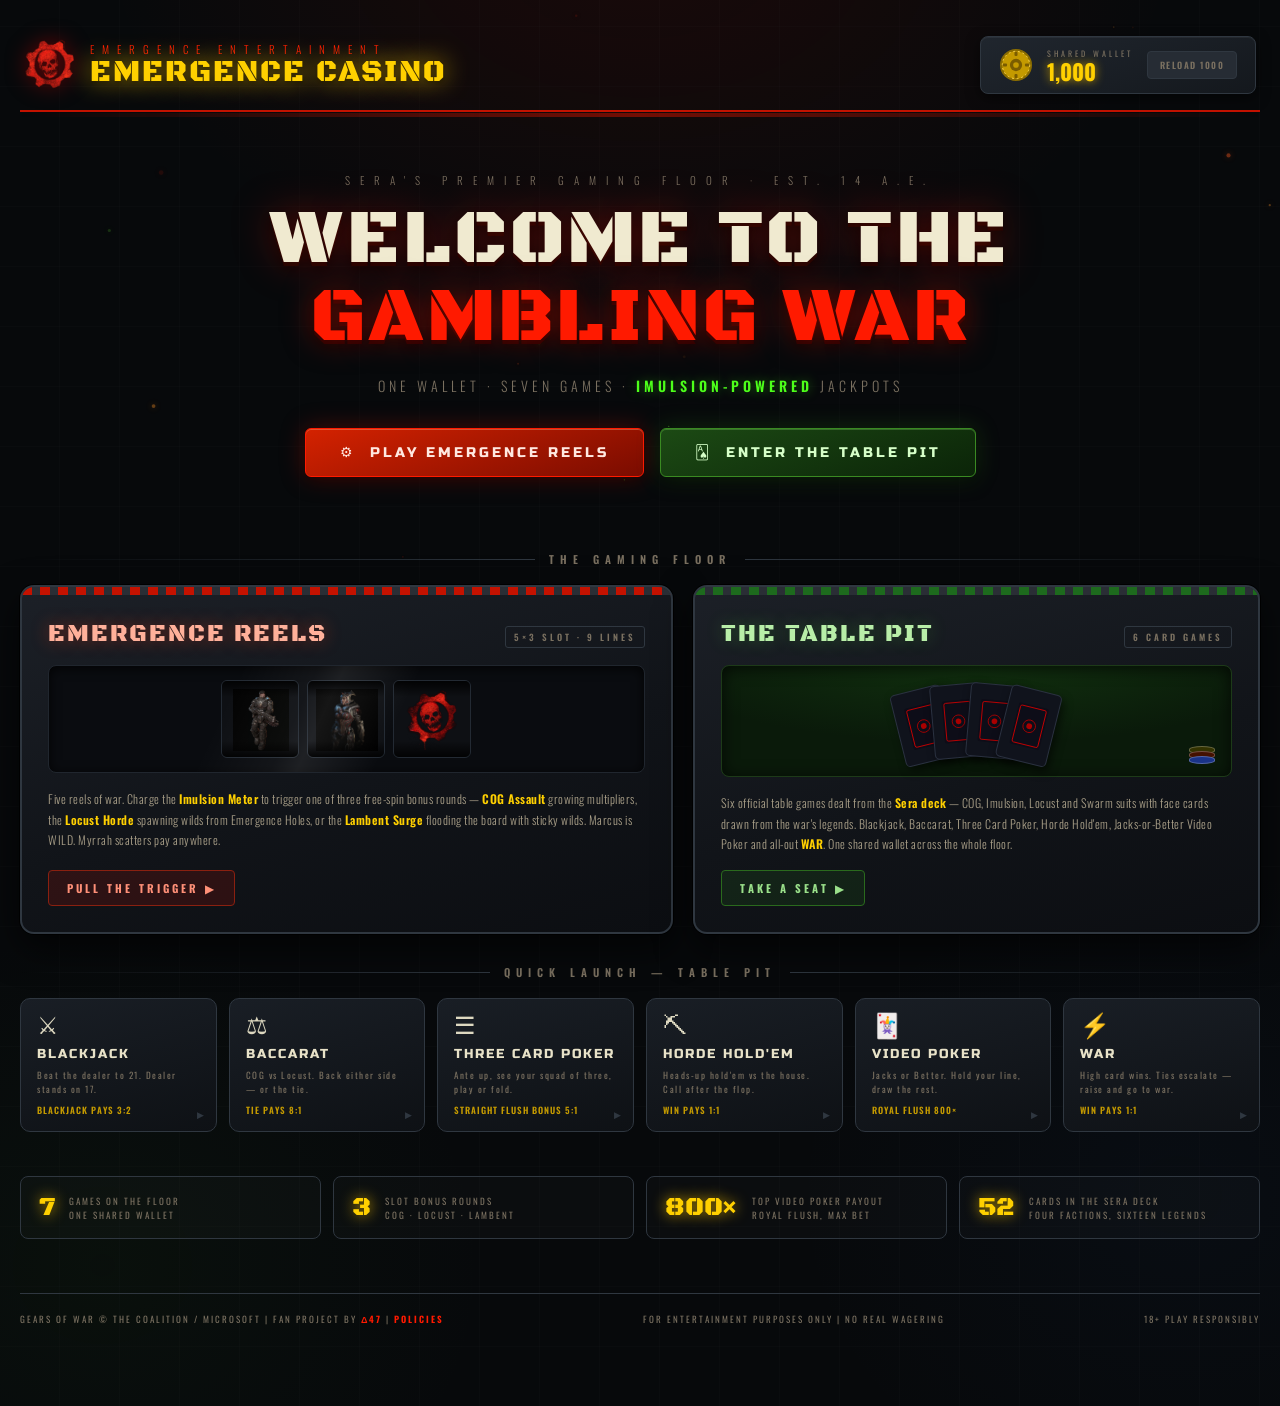
<file: index.html>
<!DOCTYPE html>
<html lang="en">
<head>
<meta charset="UTF-8">
<meta name="viewport" content="width=device-width, initial-scale=1.0">
<title>EMERGENCE CASINO | Gears of War Gaming Floor</title>
<!-- Rich link embed -->
<meta property="og:title" content="EMERGENCE CASINO!">
<meta property="og:description" content="🪙">
<meta property="og:image" content="https://gow-casino.pages.dev/gow-casino-banner.png?v=1">
<meta property="og:image:type" content="image/png">
<meta property="og:image:width" content="1200">
<meta property="og:image:height" content="630">
<meta property="og:image:alt" content="EMERGENCE CASINO!">
<meta property="og:url" content="https://gow-casino.pages.dev/">
<meta property="og:type" content="website">
<meta name="twitter:card" content="summary_large_image">
<meta name="twitter:title" content="EMERGENCE CASINO!">
<meta name="twitter:description" content="🪙">
<meta name="twitter:image" content="https://gow-casino.pages.dev/gow-casino-banner.png?v=1">
<link rel="icon" type="image/png" sizes="32x32" href="favicon-32x32.png">
<link rel="icon" type="image/png" sizes="16x16" href="favicon-16x16.png">
<link rel="shortcut icon" href="favicon.ico">
<link rel="apple-touch-icon" sizes="180x180" href="apple-touch-icon.png">
<link rel="manifest" href="site.webmanifest">
<meta name="theme-color" content="#c41200">
<link href="./assets/fonts/fonts.css" rel="stylesheet">
<style>
:root {
  --bg: #07090b;
  --steel: #1e2229;
  --steel2: #262c34;
  --steel3: #2f3740;
  --crimson: #c41200;
  --crimson2: #ff1a00;
  --crimson-glow: rgba(196,18,0,0.55);
  --gold: #c49a00;
  --gold2: #ffd000;
  --imulsion: #4dff1a;
  --imulsion-glow: rgba(77,255,26,0.4);
  --text: #ddd8c0;
  --text-dim: #7a7060;
  --felt: #0a1a0a;
}
* { box-sizing:border-box; margin:0; padding:0; }
html,body { width:100%; min-height:100vh; background:var(--bg); font-family:'Russo One',sans-serif; color:var(--text); overflow-x:hidden; }

body {
  background-image:
    radial-gradient(ellipse 70% 45% at 50% -5%, rgba(196,18,0,0.10) 0%, transparent 60%),
    radial-gradient(ellipse 50% 40% at 8% 90%, rgba(40,120,30,0.06) 0%, transparent 60%),
    radial-gradient(ellipse 50% 40% at 92% 85%, rgba(26,74,153,0.05) 0%, transparent 60%),
    repeating-linear-gradient(0deg, transparent 0, transparent 59px, rgba(255,255,255,0.012) 59px, rgba(255,255,255,0.012) 60px),
    repeating-linear-gradient(90deg, transparent 0, transparent 59px, rgba(255,255,255,0.012) 59px, rgba(255,255,255,0.012) 60px);
}

#emberCanvas {
  position:fixed; inset:0; width:100%; height:100%;
  pointer-events:none; z-index:0;
}

.page { position:relative; z-index:1; max-width:1460px; margin:0 auto; padding:24px 20px 80px; }

/* ============ HEADER ============ */
.topbar {
  display:flex; align-items:center; justify-content:space-between;
  gap:16px; padding:12px 4px 16px;
  border-bottom:2px solid var(--crimson);
  position:relative; flex-wrap:wrap;
  animation: fade-down 0.6s cubic-bezier(0.22,1,0.36,1) both;
}
.topbar::after {
  content:''; position:absolute; bottom:-7px; left:0; right:0; height:4px;
  background:linear-gradient(90deg, transparent, var(--crimson-glow), transparent);
}
.brand-lockup { display:flex; align-items:center; gap:14px; }
.brand-omen { width:52px; height:52px; flex-shrink:0; object-fit:contain; filter:drop-shadow(0 0 10px rgba(204,0,0,0.5)); animation: omen-breathe 4s ease-in-out infinite; }
@keyframes omen-breathe { 0%,100%{ filter:drop-shadow(0 0 6px rgba(204,0,0,0.35)); } 50%{ filter:drop-shadow(0 0 16px rgba(204,0,0,0.7)); } }
.brand-text .kicker { font-size:11px; letter-spacing:8px; color:var(--crimson2); font-family:'Oswald',sans-serif; font-weight:300; text-transform:uppercase; }
.brand-text h1 { font-family:'Black Ops One',cursive; font-size:30px; letter-spacing:2px; color:var(--gold2); text-shadow:0 0 24px var(--gold), 0 2px 4px #000; line-height:1.05; font-weight:400; }

.wallet-chip {
  display:flex; align-items:center; gap:14px;
  background:linear-gradient(160deg, #20262e, #14181d);
  border:1px solid var(--steel3); border-radius:8px;
  padding:10px 18px;
  box-shadow:inset 0 1px 0 rgba(255,255,255,0.05), 0 4px 14px rgba(0,0,0,0.55);
}
.wallet-coin { width:34px; height:34px; flex-shrink:0; animation: coin-spin 6s linear infinite; }
@keyframes coin-spin { 0%{transform:rotateY(0)} 100%{transform:rotateY(360deg)} }
.wallet-meta { display:flex; flex-direction:column; }
.wallet-label { font-size:8px; letter-spacing:3px; color:var(--text-dim); font-family:'Oswald',sans-serif; }
.wallet-val { font-size:22px; color:var(--gold2); text-shadow:0 0 10px var(--gold); font-family:'Oswald',sans-serif; font-weight:700; line-height:1.1; }
.wallet-reload {
  padding:6px 12px; background:var(--steel2); border:1px solid var(--steel3); border-radius:4px;
  color:var(--text-dim); font-size:9px; letter-spacing:1.5px; cursor:pointer;
  font-family:'Oswald',sans-serif; font-weight:600; transition:all 0.2s;
}
.wallet-reload:hover { border-color:var(--gold); color:var(--gold); }

/* ============ HERO ============ */
.hero { text-align:center; padding:60px 12px 44px; animation: fade-up 0.7s 0.15s cubic-bezier(0.22,1,0.36,1) both; }
.hero .est { font-size:11px; letter-spacing:10px; color:var(--text-dim); font-family:'Oswald',sans-serif; font-weight:300; text-transform:uppercase; margin-bottom:14px; }
.hero h2 {
  font-family:'Black Ops One',cursive; font-weight:400;
  font-size:clamp(38px, 7vw, 76px); line-height:1.02; letter-spacing:3px;
  color:#f0ead0;
  text-shadow:0 0 40px rgba(196,18,0,0.45), 0 4px 0 #1a0500, 0 6px 14px #000;
}
.hero h2 .red { color:var(--crimson2); text-shadow:0 0 30px var(--crimson-glow), 0 4px 0 #200, 0 6px 14px #000; }
.hero .tagline {
  margin-top:18px; font-size:14px; letter-spacing:4px; color:var(--text-dim);
  font-family:'Oswald',sans-serif; font-weight:300; text-transform:uppercase;
}
.hero .tagline b { color:var(--imulsion); font-weight:600; text-shadow:0 0 12px var(--imulsion-glow); }

.hero-ctas { display:flex; gap:16px; justify-content:center; margin-top:32px; flex-wrap:wrap; }
.cta {
  display:inline-flex; align-items:center; gap:10px;
  padding:15px 34px; border-radius:6px; text-decoration:none;
  font-family:'Russo One',sans-serif; font-size:14px; letter-spacing:3px;
  transition:transform 0.15s, box-shadow 0.2s, filter 0.2s;
  position:relative; overflow:hidden;
}
.cta::after {
  content:''; position:absolute; top:0; left:-80%; width:50%; height:100%;
  background:linear-gradient(105deg, transparent, rgba(255,255,255,0.18), transparent);
  transform:skewX(-20deg); transition:left 0.45s ease;
}
.cta:hover::after { left:130%; }
.cta-red {
  background:linear-gradient(160deg, #d42200, #7a0c00);
  border:1px solid var(--crimson2); color:#ffe8e0;
  box-shadow:0 0 24px rgba(196,18,0,0.35), 0 6px 16px rgba(0,0,0,0.6), inset 0 1px 0 rgba(255,160,120,0.4);
}
.cta-green {
  background:linear-gradient(160deg, #1c4a14, #0b2408);
  border:1px solid #3a8a22; color:#d6ffc8;
  box-shadow:0 0 24px rgba(60,170,30,0.22), 0 6px 16px rgba(0,0,0,0.6), inset 0 1px 0 rgba(150,255,120,0.25);
}
.cta:hover { transform:translateY(-3px); filter:brightness(1.12); }
.cta:active { transform:translateY(0); }

/* ============ FLOOR GRID ============ */
.floor-label {
  display:flex; align-items:center; gap:14px; margin:30px 0 18px;
  font-size:11px; letter-spacing:6px; color:var(--text-dim);
  font-family:'Oswald',sans-serif; font-weight:600; text-transform:uppercase;
}
.floor-label::before, .floor-label::after { content:''; flex:1; height:1px; background:linear-gradient(90deg, transparent, var(--steel3)); }
.floor-label::after { background:linear-gradient(90deg, var(--steel3), transparent); }

.feature-grid { display:grid; grid-template-columns:1.15fr 1fr; gap:20px; }
@media(max-width:880px){ .feature-grid { grid-template-columns:1fr; } }

.feature-card {
  position:relative; border-radius:14px; overflow:hidden;
  border:2px solid var(--steel3);
  background:linear-gradient(165deg, #1c2027 0%, #111419 55%, #0c0e12 100%);
  box-shadow:0 0 0 1px #000, 0 14px 36px rgba(0,0,0,0.65), inset 0 1px 0 rgba(255,255,255,0.05);
  text-decoration:none; color:var(--text);
  display:flex; flex-direction:column;
  transition:transform 0.22s cubic-bezier(0.22,1,0.36,1), border-color 0.22s, box-shadow 0.22s;
  animation: fade-up 0.7s cubic-bezier(0.22,1,0.36,1) both;
}
.feature-card:nth-child(1){ animation-delay:0.25s; }
.feature-card:nth-child(2){ animation-delay:0.35s; }
.feature-card:hover { transform:translateY(-6px); }
.feature-card.slots:hover { border-color:var(--crimson); box-shadow:0 0 0 1px #000, 0 18px 44px rgba(0,0,0,0.7), 0 0 40px rgba(196,18,0,0.22); }
.feature-card.tables:hover { border-color:#2a8a2a; box-shadow:0 0 0 1px #000, 0 18px 44px rgba(0,0,0,0.7), 0 0 40px rgba(40,170,40,0.18); }

.fc-strip { height:8px; }
.feature-card.slots .fc-strip { background:repeating-linear-gradient(90deg, var(--crimson) 0 10px, #2a2e35 10px 18px); }
.feature-card.tables .fc-strip { background:repeating-linear-gradient(90deg, #1d6a1d 0 10px, #2a2e35 10px 18px); }

.fc-body { padding:24px 26px 26px; display:flex; flex-direction:column; gap:16px; flex:1; }
.fc-head { display:flex; align-items:baseline; justify-content:space-between; gap:10px; }
.fc-title { font-family:'Black Ops One',cursive; font-weight:400; font-size:24px; letter-spacing:2px; }
.feature-card.slots .fc-title { color:#ffb09a; text-shadow:0 0 18px rgba(255,60,20,0.4); }
.feature-card.tables .fc-title { color:#b8eea8; text-shadow:0 0 18px rgba(80,220,60,0.3); }
.fc-tag { font-size:9px; letter-spacing:3px; font-family:'Oswald',sans-serif; font-weight:600; color:var(--text-dim); border:1px solid var(--steel3); border-radius:3px; padding:3px 8px; white-space:nowrap; }
.fc-desc { font-size:12px; line-height:1.7; color:#a99f88; font-family:'Oswald',sans-serif; font-weight:300; letter-spacing:0.5px; }
.fc-desc b { color:var(--gold2); font-weight:600; }

/* mini slot preview */
.mini-reels {
  display:flex; gap:8px; justify-content:center; padding:14px;
  background:#0a0c10; border:1px solid #20262e; border-radius:8px;
  box-shadow:inset 0 2px 12px rgba(0,0,0,0.8);
  position:relative; overflow:hidden;
}
.mini-reels::after {
  content:''; position:absolute; inset:0;
  background:linear-gradient(115deg, transparent 30%, rgba(255,255,255,0.045) 42%, rgba(255,255,255,0.085) 46%, transparent 58%);
  pointer-events:none;
}
.mini-window { width:78px; height:78px; border-radius:6px; overflow:hidden; background:#0e1014; border:1px solid #232a33; position:relative; }
.mini-window::before, .mini-window::after {
  content:''; position:absolute; left:0; right:0; height:16px; z-index:2; pointer-events:none;
}
.mini-window::before { top:0; background:linear-gradient(180deg, rgba(0,0,0,0.85), transparent); }
.mini-window::after { bottom:0; background:linear-gradient(0deg, rgba(0,0,0,0.85), transparent); }
.mini-strip { display:flex; flex-direction:column; }
.mini-strip img { width:78px; height:78px; object-fit:contain; padding:8px; display:block; }
.mini-window:nth-child(1) .mini-strip { animation: mini-scroll 2.6s linear infinite; }
.mini-window:nth-child(2) .mini-strip { animation: mini-scroll 2.1s linear infinite reverse; }
.mini-window:nth-child(3) .mini-strip { animation: mini-scroll 3.2s linear infinite; }
@keyframes mini-scroll { 0%{transform:translateY(0)} 100%{transform:translateY(-312px)} }

/* mini table preview */
.mini-felt {
  display:flex; align-items:center; justify-content:center; gap:0; padding:18px 14px;
  background:radial-gradient(ellipse 90% 100% at 50% 0%, #11300f 0%, var(--felt) 70%);
  border:1px solid #1d3a18; border-radius:8px;
  box-shadow:inset 0 2px 16px rgba(0,0,0,0.7);
  position:relative; min-height:108px;
}
.mini-card {
  width:52px; height:74px; border-radius:5px; background:#10131c;
  border:1px solid #2a3140;
  display:flex; align-items:center; justify-content:center;
  box-shadow:3px 4px 10px rgba(0,0,0,0.6);
  margin:0 -8px; position:relative;
  transition:transform 0.25s cubic-bezier(0.22,1,0.36,1);
}
.mini-card svg { width:62%; height:62%; }
.mini-card:nth-child(1){ transform:rotate(-14deg) translateY(5px); }
.mini-card:nth-child(2){ transform:rotate(-5deg); z-index:1; }
.mini-card:nth-child(3){ transform:rotate(5deg); z-index:2; }
.mini-card:nth-child(4){ transform:rotate(14deg) translateY(5px); z-index:3; }
.feature-card.tables:hover .mini-card:nth-child(1){ transform:rotate(-20deg) translate(-8px, 4px); }
.feature-card.tables:hover .mini-card:nth-child(2){ transform:rotate(-7deg) translate(-3px, -3px); }
.feature-card.tables:hover .mini-card:nth-child(3){ transform:rotate(7deg) translate(3px, -3px); }
.feature-card.tables:hover .mini-card:nth-child(4){ transform:rotate(20deg) translate(8px, 4px); }
.mini-chipstack { position:absolute; right:16px; bottom:12px; display:flex; flex-direction:column-reverse; gap:0; }
.mini-chip { width:26px; height:8px; border-radius:50%/40%; border:1px solid rgba(255,255,255,0.25); margin-top:-3px; }

.fc-cta {
  margin-top:auto; align-self:flex-start;
  font-size:11px; letter-spacing:3px; font-family:'Oswald',sans-serif; font-weight:700;
  padding:9px 18px; border-radius:4px; text-transform:uppercase;
}
.feature-card.slots .fc-cta { background:rgba(196,18,0,0.16); border:1px solid #8a2010; color:#ff9078; }
.feature-card.tables .fc-cta { background:rgba(40,150,30,0.12); border:1px solid #2a6a1d; color:#9ae08a; }

/* ============ TABLE QUICK TILES ============ */
.tile-grid {
  display:grid; grid-template-columns:repeat(auto-fit, minmax(165px, 1fr));
  gap:12px; margin-top:18px;
}
.game-tile {
  position:relative; border-radius:10px; overflow:hidden;
  background:linear-gradient(165deg, #191e25, #0e1115);
  border:1px solid var(--steel3);
  padding:16px 16px 14px;
  text-decoration:none; color:var(--text);
  display:flex; flex-direction:column; gap:7px;
  transition:transform 0.18s, border-color 0.18s, box-shadow 0.18s;
  animation: fade-up 0.6s cubic-bezier(0.22,1,0.36,1) both;
}
.game-tile:nth-child(1){animation-delay:0.40s} .game-tile:nth-child(2){animation-delay:0.46s}
.game-tile:nth-child(3){animation-delay:0.52s} .game-tile:nth-child(4){animation-delay:0.58s}
.game-tile:nth-child(5){animation-delay:0.64s} .game-tile:nth-child(6){animation-delay:0.70s}
.game-tile:hover { transform:translateY(-4px); border-color:var(--gold); box-shadow:0 10px 24px rgba(0,0,0,0.55), 0 0 22px rgba(196,154,0,0.12); }
.game-tile .gt-icon { font-size:24px; line-height:1; }
.game-tile .gt-name { font-size:13px; letter-spacing:2px; color:#e8e2c8; }
.game-tile .gt-sub { font-size:9px; letter-spacing:1.5px; color:var(--text-dim); font-family:'Oswald',sans-serif; font-weight:400; line-height:1.5; }
.game-tile .gt-pay { margin-top:auto; font-size:9px; letter-spacing:1px; color:var(--gold); font-family:'Oswald',sans-serif; font-weight:600; }
.game-tile::after {
  content:'▶'; position:absolute; right:12px; bottom:10px; font-size:9px; color:var(--steel3); transition:color 0.18s, transform 0.18s;
}
.game-tile:hover::after { color:var(--gold2); transform:translateX(3px); }

/* ============ HOUSE STRIP ============ */
.house-strip {
  margin-top:44px; display:grid; grid-template-columns:repeat(auto-fit, minmax(200px,1fr)); gap:12px;
  animation: fade-up 0.7s 0.6s cubic-bezier(0.22,1,0.36,1) both;
}
.house-fact {
  background:rgba(255,255,255,0.018); border:1px solid var(--steel3); border-radius:8px;
  padding:14px 18px; display:flex; align-items:center; gap:14px;
}
.house-fact .hf-num { font-family:'Black Ops One',cursive; font-size:26px; color:var(--gold2); text-shadow:0 0 14px var(--gold); font-weight:400; }
.house-fact .hf-txt { font-size:9px; letter-spacing:2px; color:var(--text-dim); font-family:'Oswald',sans-serif; font-weight:400; line-height:1.6; text-transform:uppercase; }

/* ============ FOOTER ============ */
.site-footer {
  margin-top:54px; padding-top:18px; border-top:1px solid var(--steel3);
  display:flex; justify-content:space-between; gap:14px; flex-wrap:wrap;
  font-size:9px; letter-spacing:2px; color:var(--text-dim); font-family:'Oswald',sans-serif;
}
.site-footer a.credit-link {
  color:var(--crimson2); text-decoration:none; font-weight:700; letter-spacing:2px;
  transition:color 0.25s ease, text-shadow 0.25s ease;
}
.site-footer a.credit-link:hover {
  color:#ff7a5c;
  text-shadow:0 0 8px var(--crimson-glow), 0 0 18px rgba(255,26,0,0.55);
}

@keyframes fade-up { from { opacity:0; transform:translateY(22px); } to { opacity:1; transform:translateY(0); } }
@keyframes fade-down { from { opacity:0; transform:translateY(-14px); } to { opacity:1; transform:translateY(0); } }

::-webkit-scrollbar{width:5px;} ::-webkit-scrollbar-track{background:var(--steel);} ::-webkit-scrollbar-thumb{background:var(--steel3);border-radius:2px;}
</style>
</head>
<body>
<canvas id="emberCanvas"></canvas>

<div class="page">

  <!-- TOP BAR -->
  <header class="topbar">
    <div class="brand-lockup">
      <img class="brand-omen" src="images/favicon.png" alt="Emergence Casino emblem — Gears of War skull gear">

      <div class="brand-text">
        <div class="kicker">Emergence Entertainment</div>
        <h1>EMERGENCE CASINO</h1>
      </div>
    </div>

    <div class="wallet-chip">
      <svg class="wallet-coin" viewBox="0 0 36 36" xmlns="http://www.w3.org/2000/svg">
        <circle cx="18" cy="18" r="17" fill="#8a6c00"/>
        <circle cx="18" cy="18" r="14.5" fill="#c49a00"/>
        <circle cx="18" cy="18" r="14.5" fill="none" stroke="#ffd95a" stroke-width="1" stroke-dasharray="2,3"/>
        <g fill="#7a5c00">
          <circle cx="18" cy="18" r="6.5"/>
          <rect x="16.4" y="4" width="3.2" height="4.5" rx="1"/>
          <rect x="16.4" y="27.5" width="3.2" height="4.5" rx="1"/>
          <rect x="4" y="16.4" width="4.5" height="3.2" rx="1"/>
          <rect x="27.5" y="16.4" width="4.5" height="3.2" rx="1"/>
        </g>
        <circle cx="18" cy="18" r="3" fill="#c49a00"/>
      </svg>
      <div class="wallet-meta">
        <span class="wallet-label">SHARED WALLET</span>
        <span class="wallet-val" id="walletVal">1,000</span>
      </div>
      <button class="wallet-reload" onclick="reloadWallet()">RELOAD 1000</button>
    </div>
  </header>

  <!-- HERO -->
  <section class="hero">
    <div class="est">Sera's Premier Gaming Floor &middot; Est. 14 A.E.</div>
    <h2>WELCOME TO THE<br><span class="red">GAMBLING WAR</span></h2>
    <div class="tagline">One wallet &middot; Seven games &middot; <b>Imulsion-powered</b> jackpots</div>
    <div class="hero-ctas">
      <a class="cta cta-red" href="slot-machine.html">⚙ &nbsp;PLAY EMERGENCE REELS</a>
      <a class="cta cta-green" href="table-games.html">🂡 &nbsp;ENTER THE TABLE PIT</a>
    </div>
  </section>

  <!-- FEATURED -->
  <div class="floor-label">The Gaming Floor</div>
  <section class="feature-grid">

    <a class="feature-card slots" href="slot-machine.html">
      <div class="fc-strip"></div>
      <div class="fc-body">
        <div class="fc-head">
          <span class="fc-title">EMERGENCE REELS</span>
          <span class="fc-tag">5×3 SLOT · 9 LINES</span>
        </div>
        <div class="mini-reels">
          <div class="mini-window"><div class="mini-strip">
            <img src="images/marcus.png" alt=""><img src="images/lancer.png" alt=""><img src="images/kait.png" alt=""><img src="images/cogtag.jpg" alt=""><img src="images/marcus.png" alt="">
          </div></div>
          <div class="mini-window"><div class="mini-strip">
            <img src="images/myrrah.png" alt=""><img src="images/cole.png" alt=""><img src="images/drone.png" alt=""><img src="images/baird.png" alt=""><img src="images/myrrah.png" alt="">
          </div></div>
          <div class="mini-window"><div class="mini-strip">
            <img src="images/omen.png" alt=""><img src="images/dom.jpg" alt=""><img src="images/ehole.jpg" alt=""><img src="images/imulsion.jpeg" alt=""><img src="images/omen.png" alt="">
          </div></div>
        </div>
        <div class="fc-desc">
          Five reels of war. Charge the <b>Imulsion Meter</b> to trigger one of three free-spin bonus rounds —
          <b>COG Assault</b> growing multipliers, the <b>Locust Horde</b> spawning wilds from Emergence Holes,
          or the <b>Lambent Surge</b> flooding the board with sticky wilds. Marcus is WILD. Myrrah scatters pay anywhere.
        </div>
        <span class="fc-cta">Pull the trigger ▶</span>
      </div>
    </a>

    <a class="feature-card tables" href="table-games.html">
      <div class="fc-strip"></div>
      <div class="fc-body">
        <div class="fc-head">
          <span class="fc-title">THE TABLE PIT</span>
          <span class="fc-tag">6 CARD GAMES</span>
        </div>
        <div class="mini-felt">
          <div class="mini-card"><svg viewBox="0 0 54 74"><rect width="54" height="74" rx="4" fill="#0d0d18"/><rect x="4" y="4" width="46" height="66" rx="3" fill="none" stroke="#cc0000" stroke-width="1.5"/><circle cx="27" cy="37" r="11" fill="none" stroke="#aa0000" stroke-width="1.5"/><circle cx="27" cy="37" r="5" fill="#aa0000"/></svg></div>
          <div class="mini-card"><svg viewBox="0 0 54 74"><rect width="54" height="74" rx="4" fill="#0d0d18"/><rect x="4" y="4" width="46" height="66" rx="3" fill="none" stroke="#cc0000" stroke-width="1.5"/><circle cx="27" cy="37" r="11" fill="none" stroke="#aa0000" stroke-width="1.5"/><circle cx="27" cy="37" r="5" fill="#aa0000"/></svg></div>
          <div class="mini-card"><svg viewBox="0 0 54 74"><rect width="54" height="74" rx="4" fill="#0d0d18"/><rect x="4" y="4" width="46" height="66" rx="3" fill="none" stroke="#cc0000" stroke-width="1.5"/><circle cx="27" cy="37" r="11" fill="none" stroke="#aa0000" stroke-width="1.5"/><circle cx="27" cy="37" r="5" fill="#aa0000"/></svg></div>
          <div class="mini-card"><svg viewBox="0 0 54 74"><rect width="54" height="74" rx="4" fill="#0d0d18"/><rect x="4" y="4" width="46" height="66" rx="3" fill="none" stroke="#cc0000" stroke-width="1.5"/><circle cx="27" cy="37" r="11" fill="none" stroke="#aa0000" stroke-width="1.5"/><circle cx="27" cy="37" r="5" fill="#aa0000"/></svg></div>
          <div class="mini-chipstack">
            <div class="mini-chip" style="background:#1a3388"></div>
            <div class="mini-chip" style="background:#441100"></div>
            <div class="mini-chip" style="background:#333300"></div>
          </div>
        </div>
        <div class="fc-desc">
          Six official table games dealt from the <b>Sera deck</b> — COG, Imulsion, Locust and Swarm suits with
          face cards drawn from the war's legends. Blackjack, Baccarat, Three Card Poker, Horde Hold'em,
          Jacks-or-Better Video Poker and all-out <b>WAR</b>. One shared wallet across the whole floor.
        </div>
        <span class="fc-cta">Take a seat ▶</span>
      </div>
    </a>
  </section>

  <!-- TABLE QUICK LAUNCH -->
  <div class="floor-label">Quick Launch — Table Pit</div>
  <section class="tile-grid">
    <a class="game-tile" href="table-games.html#blackjack">
      <span class="gt-icon">⚔</span>
      <span class="gt-name">BLACKJACK</span>
      <span class="gt-sub">Beat the dealer to 21. Dealer stands on 17.</span>
      <span class="gt-pay">BLACKJACK PAYS 3:2</span>
    </a>
    <a class="game-tile" href="table-games.html#baccarat">
      <span class="gt-icon">⚖</span>
      <span class="gt-name">BACCARAT</span>
      <span class="gt-sub">COG vs Locust. Back either side — or the tie.</span>
      <span class="gt-pay">TIE PAYS 8:1</span>
    </a>
    <a class="game-tile" href="table-games.html#threecard">
      <span class="gt-icon">☰</span>
      <span class="gt-name">THREE CARD POKER</span>
      <span class="gt-sub">Ante up, see your squad of three, play or fold.</span>
      <span class="gt-pay">STRAIGHT FLUSH BONUS 5:1</span>
    </a>
    <a class="game-tile" href="table-games.html#holdem">
      <span class="gt-icon">⛏</span>
      <span class="gt-name">HORDE HOLD'EM</span>
      <span class="gt-sub">Heads-up hold'em vs the house. Call after the flop.</span>
      <span class="gt-pay">WIN PAYS 1:1</span>
    </a>
    <a class="game-tile" href="table-games.html#poker">
      <span class="gt-icon">🃏</span>
      <span class="gt-name">VIDEO POKER</span>
      <span class="gt-sub">Jacks or Better. Hold your line, draw the rest.</span>
      <span class="gt-pay">ROYAL FLUSH 800×</span>
    </a>
    <a class="game-tile" href="table-games.html#war">
      <span class="gt-icon">⚡</span>
      <span class="gt-name">WAR</span>
      <span class="gt-sub">High card wins. Ties escalate — raise and go to war.</span>
      <span class="gt-pay">WIN PAYS 1:1</span>
    </a>
  </section>

  <!-- HOUSE FACTS -->
  <section class="house-strip">
    <div class="house-fact"><span class="hf-num">7</span><span class="hf-txt">Games on the floor<br>one shared wallet</span></div>
    <div class="house-fact"><span class="hf-num">3</span><span class="hf-txt">Slot bonus rounds<br>COG · Locust · Lambent</span></div>
    <div class="house-fact"><span class="hf-num">800×</span><span class="hf-txt">Top video poker payout<br>Royal flush, max bet</span></div>
    <div class="house-fact"><span class="hf-num">52</span><span class="hf-txt">Cards in the Sera deck<br>four factions, sixteen legends</span></div>
  </section>

  <footer class="site-footer">
    <span>GEARS OF WAR © THE COALITION / MICROSOFT | FAN PROJECT BY <a class="credit-link" href="https://guns.lol/akilluminati47" target="_blank" rel="noopener noreferrer">Δ47</a> | <a class="credit-link" href="policies.html">POLICIES</a></span>
    <span>FOR ENTERTAINMENT PURPOSES ONLY | NO REAL WAGERING</span>
    <span>18+ PLAY RESPONSIBLY</span>
  </footer>
</div>

<script type="importmap">
{ "imports": { "@discord/embedded-app-sdk": "./libs/discord-embedded-app-sdk.mjs" } }
</script>
<script type="module">
// ── Discord Activity handshake (no-op in a normal browser) ──
if (new URLSearchParams(location.search).has('frame_id')) {
  try {
    const { DiscordSDK } = await import('@discord/embedded-app-sdk');
    const discordSdk = new DiscordSDK('1520106796151214301'); // Emergence Casino
    await discordSdk.ready();
  } catch (e) { console.error('[discord] handshake failed', e); }
}
</script>

<script>
// ===== Shared wallet readout =====
function fmtWallet() {
  const c = parseInt(localStorage.getItem('gow_credits') || '1000');
  document.getElementById('walletVal').textContent = c.toLocaleString();
}
function reloadWallet() {
  localStorage.setItem('gow_credits', '1000');
  fmtWallet();
}
fmtWallet();
window.addEventListener('storage', fmtWallet);
window.addEventListener('focus', fmtWallet);

// ===== Ember particle background =====
const cv = document.getElementById('emberCanvas');
const cx = cv.getContext('2d');
let W, H;
function resize(){ W = cv.width = innerWidth; H = cv.height = innerHeight; }
resize(); addEventListener('resize', resize);

const COLORS = ['255,90,30','255,150,40','200,30,10','120,255,60'];
const embers = [];
function spawnEmber() {
  embers.push({
    x: Math.random()*W, y: H + 10,
    vx: (Math.random()-0.5)*0.35,
    vy: -(0.25 + Math.random()*0.7),
    r: 0.6 + Math.random()*1.8,
    life: 0, max: 420 + Math.random()*340,
    c: COLORS[Math.random() < 0.86 ? Math.floor(Math.random()*3) : 3],
    flick: Math.random()*Math.PI*2
  });
}
for (let i=0;i<26;i++){ spawnEmber(); embers[i].y = Math.random()*H; embers[i].life = Math.random()*200; }

function tick() {
  cx.clearRect(0,0,W,H);
  if (embers.length < 34 && Math.random() < 0.25) spawnEmber();
  for (let i = embers.length-1; i >= 0; i--) {
    const e = embers[i];
    e.life++; e.flick += 0.08;
    e.x += e.vx + Math.sin(e.flick*0.55)*0.18;
    e.y += e.vy;
    const fade = Math.min(1, e.life/60) * Math.max(0, 1 - e.life/e.max);
    const a = fade * (0.35 + 0.25*Math.sin(e.flick));
    if (a > 0.01) {
      cx.beginPath();
      cx.arc(e.x, e.y, e.r, 0, Math.PI*2);
      cx.fillStyle = `rgba(${e.c},${a.toFixed(3)})`;
      cx.shadowColor = `rgba(${e.c},0.8)`;
      cx.shadowBlur = 6;
      cx.fill();
      cx.shadowBlur = 0;
    }
    if (e.life > e.max || e.y < -20) embers.splice(i,1);
  }
  requestAnimationFrame(tick);
}
tick();
</script>
</body>
</html>
</file>
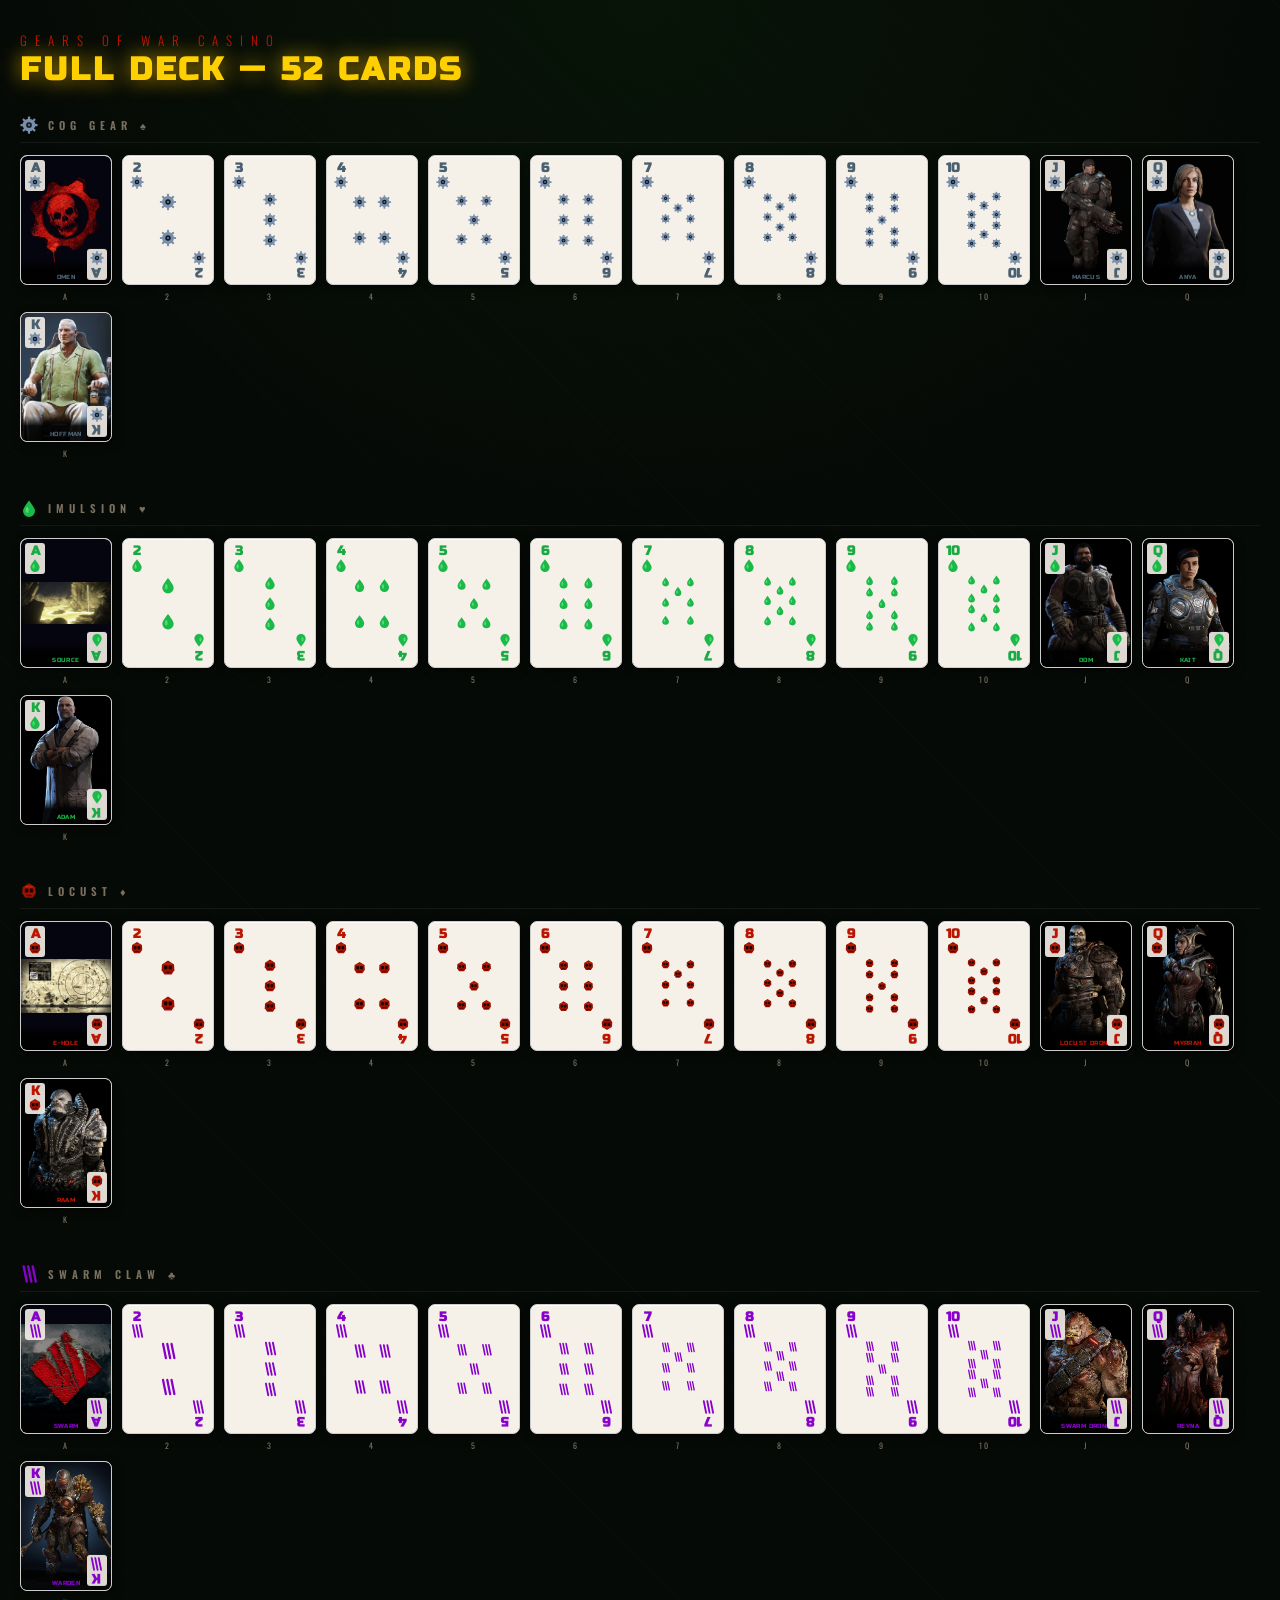
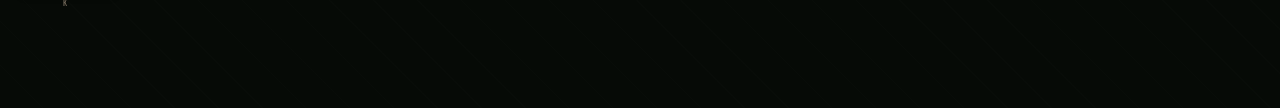
<file: card-preview.html>
<!DOCTYPE html>
<html lang="en">
<head>
<meta charset="UTF-8">
<meta name="viewport" content="width=device-width, initial-scale=1.0">
<title>GEARS OF WAR | FULL DECK PREVIEW</title>
<link rel="icon" type="image/png" sizes="32x32" href="favicon-32x32.png">
<link rel="icon" type="image/png" sizes="16x16" href="favicon-16x16.png">
<link rel="shortcut icon" href="favicon.ico">
<link rel="apple-touch-icon" sizes="180x180" href="apple-touch-icon.png">
<link rel="manifest" href="site.webmanifest">
<meta name="theme-color" content="#c41200">
<link href="./assets/fonts/fonts.css" rel="stylesheet">
<style>
:root {
  --bg: #060a06;
  --steel: #1a1e20;
  --steel2: #222830;
  --steel3: #2a3240;
  --crimson: #c41200;
  --gold: #c49a00;
  --gold2: #ffd000;
  --text: #ddd8c0;
  --text-dim: #7a7060;
  --card-w: 92px;
  --card-h: 130px;
  --card-radius: 7px;
}
*{box-sizing:border-box;margin:0;padding:0;}
html,body{
  min-height:100vh;
  background:var(--bg);
  background-image:
    radial-gradient(ellipse 80% 50% at 50% 0%, rgba(10,30,10,0.5) 0%, transparent 60%),
    repeating-linear-gradient(45deg,transparent,transparent 30px,rgba(255,255,255,0.007) 30px,rgba(255,255,255,0.007) 31px);
  font-family:'Russo One',sans-serif;
  color:var(--text);
}

.wrap { max-width:1400px; margin:0 auto; padding:30px 20px 60px; }

h1 {
  font-size:13px; letter-spacing:8px; color:var(--crimson);
  font-family:'Oswald',sans-serif; font-weight:300; margin-bottom:4px;
}
h2 {
  font-size:32px; letter-spacing:3px; color:var(--gold2);
  text-shadow:0 0 20px var(--gold),0 2px 4px #000;
  margin-bottom:30px; line-height:1;
}

.suit-section { margin-bottom:40px; }
.suit-label {
  display:flex; align-items:center; gap:10px;
  font-size:11px; letter-spacing:5px; color:var(--text-dim);
  font-family:'Oswald',sans-serif; font-weight:600;
  margin-bottom:12px; padding-bottom:8px;
  border-bottom:1px solid rgba(255,255,255,0.06);
}
.suit-label .icon { width:18px; height:18px; flex-shrink:0; }

.card-row {
  display:flex;
  flex-wrap:wrap;
  gap:10px;
}

/* ─── CARD ─────────────────────────────────────────────── */
.card {
  display:inline-flex; flex-direction:column;
  width:var(--card-w); height:var(--card-h);
  border-radius:var(--card-radius);
  background:#f5f0e8;
  border:1.5px solid #ccc;
  box-shadow:2px 3px 8px rgba(0,0,0,0.5), inset 0 1px 0 rgba(255,255,255,0.8);
  position:relative; overflow:hidden; flex-shrink:0;
  cursor:default; user-select:none;
}

/* corners */
.card-corner {
  position:absolute;
  display:flex; flex-direction:column; align-items:center;
  gap:0; line-height:1;
  z-index:2;
  background:rgba(245,240,232,0.90);
  border-radius:3px;
  padding:2px 3px;
  backdrop-filter:blur(2px);
}
.card-corner.tl { top:4px; left:4px; }
.card-corner.br { bottom:4px; right:4px; transform:rotate(180deg); }
.card-value { font-size:13px; font-weight:bold; font-family:'Russo One',sans-serif; line-height:1; }
.card-suit-sm { width:14px; height:14px; }
.card-suit-sm svg { width:100%; height:100%; }

/* pip center */
.card-center { flex:1; display:flex; align-items:center; justify-content:center; padding:4px; }
.card-center svg { width:100%; height:100%; max-width:54px; max-height:60px; }

/* face portrait */
.face-portrait-area {
  position:absolute; inset:0;
  border-radius:calc(var(--card-radius) - 1px);
  overflow:hidden;
  background:#0a0a10;
  z-index:0;
}
.face-portrait-area img {
  width:100%; height:100%;
  object-fit:cover;
  object-position:center 10%;
  display:block;
}
.face-portrait-area.ace-scene img {
  object-fit:contain;
  object-position:center center;
  background:#050510;
}
.face-portrait-name {
  position:absolute;
  bottom:0; left:0; right:0;
  background:linear-gradient(transparent, rgba(0,0,0,0.92) 40%);
  font-size:6px;
  font-family:'Russo One',sans-serif;
  text-align:center;
  padding:14px 3px 3px;
  letter-spacing:0.4px;
  text-transform:uppercase;
  white-space:nowrap; overflow:hidden; text-overflow:ellipsis;
  pointer-events:none;
}

/* back card */
.card.face-down { background:none; border-color:#333; }
.card-back-design {
  width:100%; height:100%;
  display:flex; align-items:center; justify-content:center;
}
.card-back-design svg { width:90%; height:90%; }

/* value label below each card */
.card-label {
  font-size:8px; letter-spacing:2px;
  font-family:'Oswald',sans-serif; font-weight:400;
  color:var(--text-dim); text-align:center;
  margin-top:5px;
}
</style>
</head>
<body>
<div class="wrap">
  <h1>GEARS OF WAR CASINO</h1>
  <h2>FULL DECK — 52 CARDS</h2>
  <div id="deck"></div>
</div>

<script>
// ── Suit icons ────────────────────────────────────────────────────────────────
function cogSVG(sz) {
  sz = sz || 20;
  return `<svg width="${sz}" height="${sz}" viewBox="0 0 24 24" xmlns="http://www.w3.org/2000/svg">
    <g fill="#7a8faa">
      <circle cx="12" cy="12" r="8.5"/>
      <rect x="10.5" y="0.5" width="3" height="5.5" rx="1"/>
      <rect x="10.5" y="18" width="3" height="5.5" rx="1"/>
      <rect x="0.5" y="10.5" width="5.5" height="3" rx="1"/>
      <rect x="18" y="10.5" width="5.5" height="3" rx="1"/>
      <rect transform="rotate(45 12 12)" x="10.5" y="0.5" width="3" height="5.5" rx="1"/>
      <rect transform="rotate(45 12 12)" x="10.5" y="18" width="3" height="5.5" rx="1"/>
      <rect transform="rotate(45 12 12)" x="0.5" y="10.5" width="5.5" height="3" rx="1"/>
      <rect transform="rotate(45 12 12)" x="18" y="10.5" width="5.5" height="3" rx="1"/>
    </g>
    <circle cx="12" cy="12" r="3.8" fill="#0d1820"/>
    <circle cx="12" cy="12" r="1.8" fill="#5a6a7a"/>
  </svg>`;
}
function imulsionSVG(sz) {
  sz = sz || 20;
  return `<svg width="${sz}" height="${sz}" viewBox="0 0 24 24" xmlns="http://www.w3.org/2000/svg">
    <path d="M12,2 C9,6 4,12 4,16 A8,8 0 0 0 20,16 C20,12 15,6 12,2 Z" fill="#1db84a"/>
    <ellipse cx="9.5" cy="15" rx="2" ry="3.5" fill="#66ff88" opacity="0.55"/>
    <ellipse cx="9.5" cy="12" rx="1" ry="1.5" fill="#aaffcc" opacity="0.4"/>
  </svg>`;
}
function locustSVG(sz) {
  sz = sz || 20;
  return `<svg width="${sz}" height="${sz}" viewBox="0 0 24 24" xmlns="http://www.w3.org/2000/svg">
    <path d="M12,1.5 L20.5,7 L21,15 L17,21 L7,21 L3,15 L3.5,7 Z" fill="#991100"/>
    <rect x="6.5" y="8.5" width="4.5" height="5.5" rx="1.5" fill="#1a0000"/>
    <rect x="13" y="8.5" width="4.5" height="5.5" rx="1.5" fill="#1a0000"/>
    <rect x="8.5" y="17" width="7" height="2" rx="1" fill="#660000"/>
    <rect x="6.5" y="5" width="11" height="2.5" rx="1" fill="#bb2200"/>
  </svg>`;
}
function swarmSVG(sz) {
  sz = sz || 20;
  return `<svg width="${sz}" height="${sz}" viewBox="0 0 24 24" xmlns="http://www.w3.org/2000/svg">
    <line x1="5"  y1="2" x2="9"  y2="22" stroke="#8800cc" stroke-width="3.2" stroke-linecap="round"/>
    <line x1="11" y1="2" x2="15" y2="22" stroke="#8800cc" stroke-width="3.2" stroke-linecap="round"/>
    <line x1="17" y1="2" x2="21" y2="22" stroke="#8800cc" stroke-width="3.2" stroke-linecap="round"/>
  </svg>`;
}
function suitSVG(suit, sz) {
  if (suit === 'cog')      return cogSVG(sz);
  if (suit === 'imulsion') return imulsionSVG(sz);
  if (suit === 'locust')   return locustSVG(sz);
  if (suit === 'swarm')    return swarmSVG(sz);
  return '';
}
function suitColor(suit) {
  if (suit === 'cog')      return '#4a6070';
  if (suit === 'imulsion') return '#1aaa44';
  if (suit === 'locust')   return '#bb1500';
  if (suit === 'swarm')    return '#8800cc';
  return '#333';
}
function suitName(suit) {
  return { cog:'COG GEAR  ♠', imulsion:'IMULSION  ♥', locust:'LOCUST  ♦', swarm:'SWARM CLAW  ♣' }[suit] || suit;
}

// ── Face card images ──────────────────────────────────────────────────────────
const CARD_CHAR_IMGS = {
  'Marcus':       './images/marcus.png',
  'Dom':          './images/dom.jpg',
  'Locust Drone': './images/drone.png',
  'Swarm Drone':  './images/swarm-drone.png',
  'Anya':         './images/anya.png',
  'Kait':         './images/kait.png',
  'Myrrah':       './images/myrrah.png',
  'Reyna':        './images/reyna.png',
  'Hoffman':      './images/hoffman.jpg',
  'Adam':         './images/adam.jpg',
  'RAAM':         './images/raam.jpeg',
  'Warden':       './images/warden.jpg',
  'OMEN':         './images/omen.png',
  'SOURCE':       './images/imulsion.jpeg',
  'E-HOLE':       './images/ehole.jpg',
  'SWARM':        './images/swarm-emblem.png',
};

function getCharName(suit, value) {
  const map = {
    J: { cog:'Marcus',  imulsion:'Dom',     locust:'Locust Drone', swarm:'Swarm Drone' },
    Q: { cog:'Anya',    imulsion:'Kait',    locust:'Myrrah',       swarm:'Reyna'       },
    K: { cog:'Hoffman', imulsion:'Adam',    locust:'RAAM',         swarm:'Warden'      },
    A: { cog:'OMEN',    imulsion:'SOURCE',  locust:'E-HOLE',       swarm:'SWARM'       },
  };
  return (map[value] || {})[suit] || '';
}

// ── Pip renderer ──────────────────────────────────────────────────────────────
function renderPips(suit, value) {
  const n = parseInt(value) || (value === 'A' ? 1 : 0);
  if (n === 0) return '';
  const sz = n <= 2 ? 17 : n <= 4 ? 14 : n <= 6 ? 12 : 10;
  const scale = sz / 24;
  const layouts = {
    1:  [[50,50]],
    2:  [[50,20],[50,80]],
    3:  [[50,16],[50,50],[50,84]],
    4:  [[27,20],[73,20],[27,80],[73,80]],
    5:  [[27,18],[73,18],[50,50],[27,82],[73,82]],
    6:  [[27,16],[73,16],[27,50],[73,50],[27,84],[73,84]],
    7:  [[27,14],[73,14],[50,30],[27,48],[73,48],[27,78],[73,78]],
    8:  [[27,13],[73,13],[50,28],[27,45],[73,45],[50,62],[27,79],[73,79]],
    9:  [[27,12],[73,12],[27,31],[73,31],[50,50],[27,69],[73,69],[27,88],[73,88]],
    10: [[27,11],[73,11],[50,26],[27,41],[73,41],[27,59],[73,59],[50,74],[27,89],[73,89]],
  };
  const positions = layouts[n] || layouts[4];
  const inner = suitSVG(suit, 24).replace(/<svg[^>]*>/,'').replace('</svg>','');
  return `<svg viewBox="0 0 54 60" xmlns="http://www.w3.org/2000/svg">
    ${positions.map(([px,py]) => {
      const cx = px/100*54, cy = py/100*60;
      return `<g transform="translate(${cx},${cy}) scale(${scale}) translate(-12,-12)">${inner}</g>`;
    }).join('')}
  </svg>`;
}

// ── Card renderer ─────────────────────────────────────────────────────────────
function renderCard(suit, value) {
  const el = document.createElement('div');
  el.className = `card suit-${suit}`;
  const col = suitColor(suit);
  const isFace = ['J','Q','K','A'].includes(value);
  const suitSm = `<span class="card-suit-sm">${suitSVG(suit, 14)}</span>`;
  const corners = `
    <div class="card-corner tl">
      <span class="card-value" style="color:${col}">${value}</span>
      ${suitSm}
    </div>
    <div class="card-corner br">
      <span class="card-value" style="color:${col}">${value}</span>
      ${suitSm}
    </div>`;

  if (isFace) {
    const charName = getCharName(suit, value);
    const url = CARD_CHAR_IMGS[charName] || '';
    const isAce = value === 'A';
    el.innerHTML = `${corners}
      <div class="face-portrait-area${isAce ? ' ace-scene' : ''}">
        <img src="${url}" alt="${charName}">
        <div class="face-portrait-name" style="color:${col}">${charName}</div>
      </div>`;
  } else {
    el.innerHTML = `${corners}
      <div class="card-center">${renderPips(suit, value)}</div>`;
  }
  return el;
}

// ── Build full deck ───────────────────────────────────────────────────────────
const SUITS  = ['cog','imulsion','locust','swarm'];
const VALUES = ['A','2','3','4','5','6','7','8','9','10','J','Q','K'];
const deck   = document.getElementById('deck');

SUITS.forEach(suit => {
  const section = document.createElement('div');
  section.className = 'suit-section';
  section.innerHTML = `<div class="suit-label"><span class="icon">${suitSVG(suit, 18)}</span>${suitName(suit)}</div>`;

  const row = document.createElement('div');
  row.className = 'card-row';

  VALUES.forEach(val => {
    const wrap = document.createElement('div');
    wrap.style.display = 'flex';
    wrap.style.flexDirection = 'column';
    wrap.style.alignItems = 'center';
    wrap.appendChild(renderCard(suit, val));
    const label = document.createElement('div');
    label.className = 'card-label';
    label.textContent = val;
    wrap.appendChild(label);
    row.appendChild(wrap);
  });

  section.appendChild(row);
  deck.appendChild(section);
});
</script>
</body>
</html>
</file>
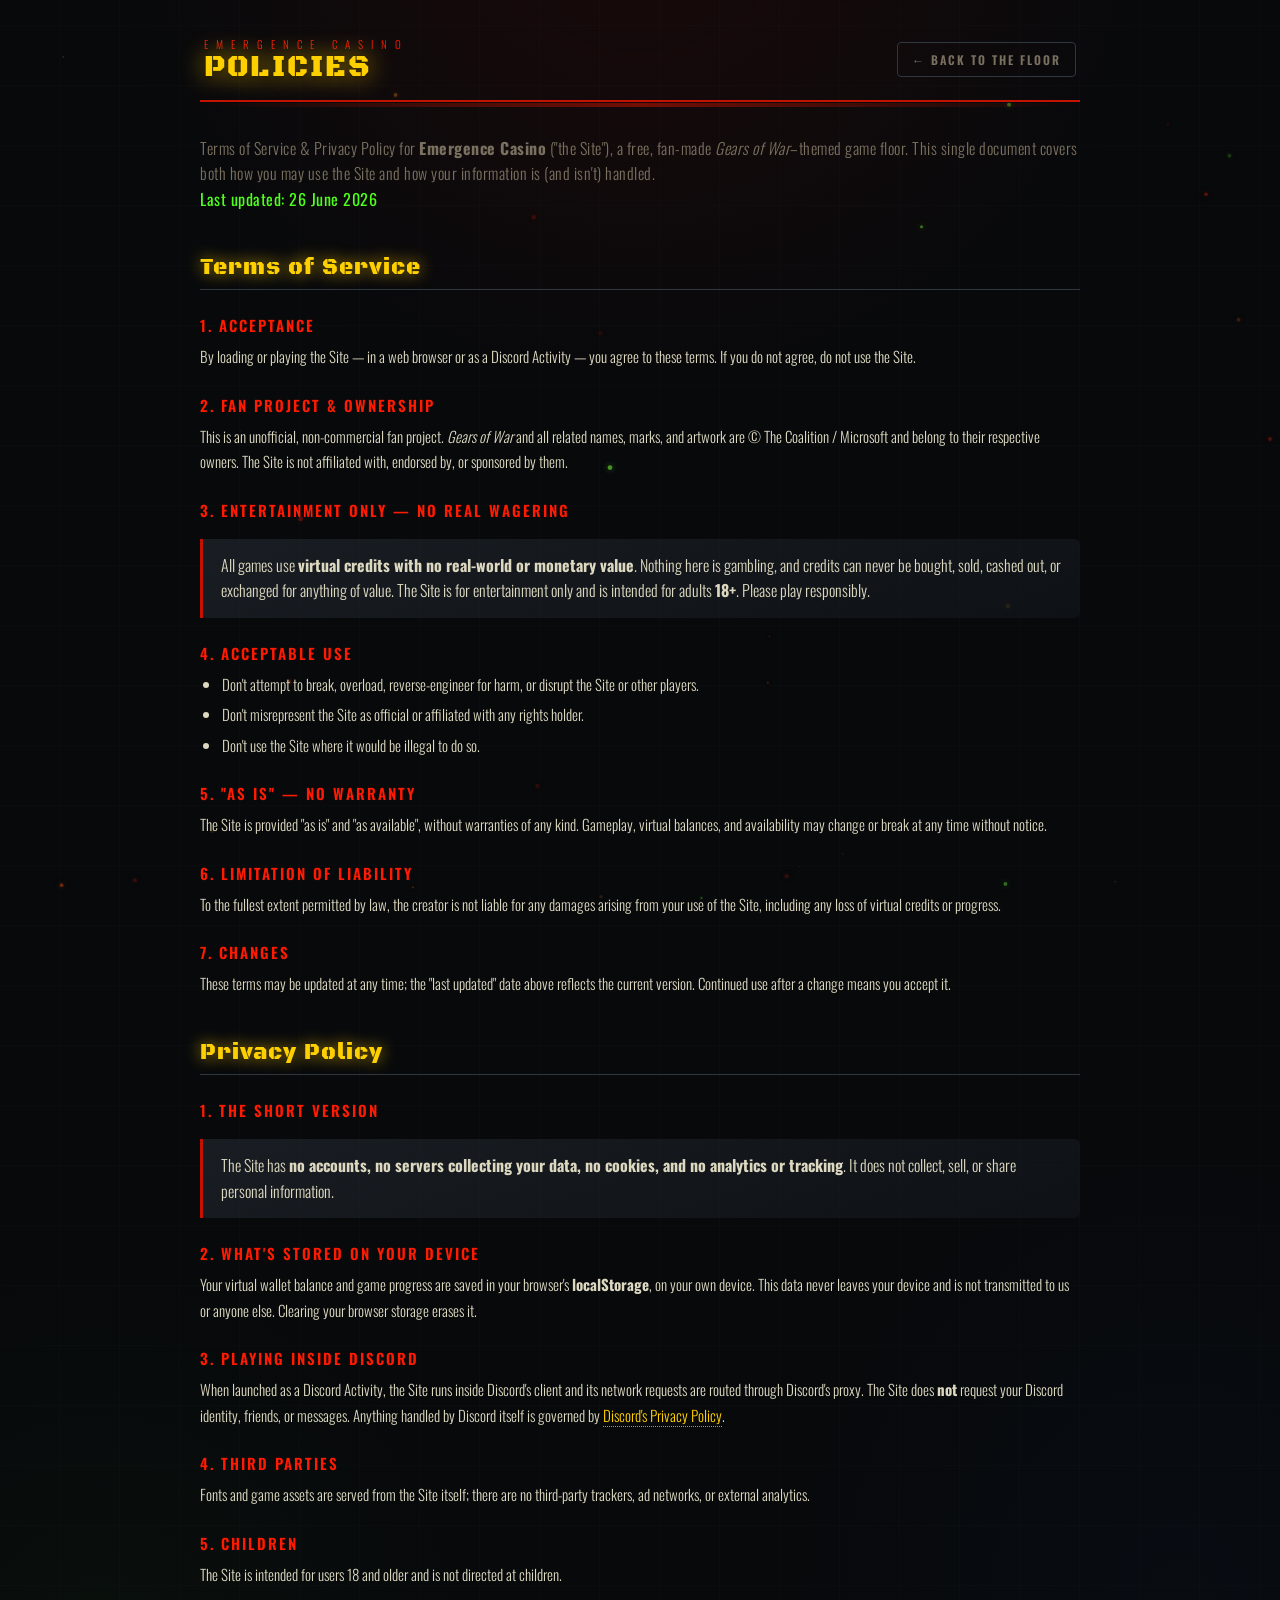
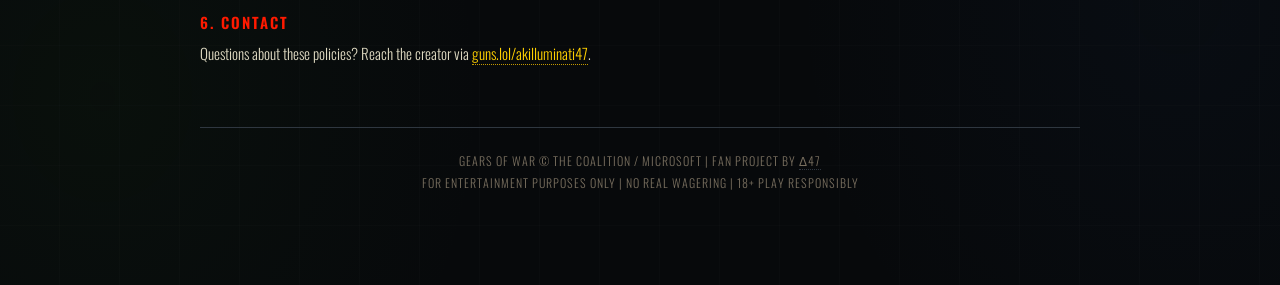
<file: policies.html>
<!DOCTYPE html>
<html lang="en">
<head>
<meta charset="UTF-8">
<meta name="viewport" content="width=device-width, initial-scale=1.0">
<title>POLICIES | Emergence Casino</title>
<link rel="icon" type="image/png" sizes="32x32" href="favicon-32x32.png">
<link rel="icon" type="image/png" sizes="16x16" href="favicon-16x16.png">
<link rel="shortcut icon" href="favicon.ico">
<link rel="apple-touch-icon" sizes="180x180" href="apple-touch-icon.png">
<meta name="theme-color" content="#c41200">
<link href="./assets/fonts/fonts.css" rel="stylesheet">
<style>
:root {
  --bg: #07090b;
  --steel: #1e2229;
  --steel2: #262c34;
  --steel3: #2f3740;
  --crimson: #c41200;
  --crimson2: #ff1a00;
  --crimson-glow: rgba(196,18,0,0.55);
  --gold: #c49a00;
  --gold2: #ffd000;
  --imulsion: #4dff1a;
  --text: #ddd8c0;
  --text-dim: #7a7060;
}
* { box-sizing:border-box; margin:0; padding:0; }
html,body { width:100%; min-height:100vh; background:var(--bg); font-family:'Russo One',sans-serif; color:var(--text); overflow-x:hidden; }
body {
  background-image:
    radial-gradient(ellipse 70% 45% at 50% -5%, rgba(196,18,0,0.10) 0%, transparent 60%),
    radial-gradient(ellipse 50% 40% at 8% 90%, rgba(40,120,30,0.06) 0%, transparent 60%),
    radial-gradient(ellipse 50% 40% at 92% 85%, rgba(26,74,153,0.05) 0%, transparent 60%),
    repeating-linear-gradient(0deg, transparent 0, transparent 59px, rgba(255,255,255,0.012) 59px, rgba(255,255,255,0.012) 60px),
    repeating-linear-gradient(90deg, transparent 0, transparent 59px, rgba(255,255,255,0.012) 59px, rgba(255,255,255,0.012) 60px);
}
#emberCanvas { position:fixed; inset:0; width:100%; height:100%; pointer-events:none; z-index:0; }
.page { position:relative; z-index:1; max-width:920px; margin:0 auto; padding:24px 20px 90px; }

.topbar {
  display:flex; align-items:center; justify-content:space-between;
  gap:16px; padding:12px 4px 16px; border-bottom:2px solid var(--crimson);
  position:relative; flex-wrap:wrap;
}
.topbar::after {
  content:''; position:absolute; bottom:-7px; left:0; right:0; height:4px;
  background:linear-gradient(90deg, transparent, var(--crimson-glow), transparent);
}
.brand-text .kicker { font-size:11px; letter-spacing:8px; color:var(--crimson2); font-family:'Oswald',sans-serif; font-weight:300; text-transform:uppercase; }
.brand-text h1 { font-family:'Black Ops One',cursive; font-size:30px; letter-spacing:2px; color:var(--gold2); text-shadow:0 0 24px var(--gold), 0 2px 4px #000; line-height:1.05; font-weight:400; }
.back-link {
  font-family:'Oswald',sans-serif; font-weight:600; font-size:12px; letter-spacing:2px;
  text-transform:uppercase; color:var(--text-dim); text-decoration:none;
  border:1px solid var(--steel3); border-radius:4px; padding:8px 14px; transition:all .2s;
}
.back-link:hover { border-color:var(--gold); color:var(--gold); }

.intro { margin-top:34px; color:var(--text-dim); font-family:'Oswald',sans-serif; font-weight:300; letter-spacing:.5px; line-height:1.6; }
.intro .eff { color:var(--imulsion); font-weight:400; }

.doc { margin-top:40px; }
.doc h2 {
  font-family:'Black Ops One',cursive; font-weight:400; font-size:22px; letter-spacing:1px;
  color:var(--gold2); text-shadow:0 0 16px var(--gold); margin:42px 0 6px;
  padding-bottom:8px; border-bottom:1px solid var(--steel3);
}
.doc h3 { font-family:'Oswald',sans-serif; font-weight:600; font-size:15px; letter-spacing:2px; text-transform:uppercase; color:var(--crimson2); margin:24px 0 8px; }
.doc p, .doc li { font-family:'Oswald',sans-serif; font-weight:300; font-size:15px; line-height:1.7; color:var(--text); }
.doc ul { margin:8px 0 8px 22px; }
.doc li { margin:5px 0; }
.doc a { color:var(--gold2); text-decoration:none; border-bottom:1px dotted var(--gold); }
.doc a:hover { color:#fff; }
.callout {
  margin:18px 0; padding:14px 18px; border-left:3px solid var(--crimson);
  background:linear-gradient(160deg, rgba(38,44,52,.6), rgba(20,24,29,.6));
  border-radius:0 6px 6px 0; font-family:'Oswald',sans-serif; font-weight:300; line-height:1.6;
}
footer.site-footer {
  margin-top:60px; padding-top:22px; border-top:1px solid var(--steel3);
  text-align:center; font-family:'Oswald',sans-serif; font-weight:300; font-size:12px;
  letter-spacing:1px; color:var(--text-dim); line-height:1.9;
}
footer.site-footer a { color:var(--text-dim); text-decoration:none; border-bottom:1px dotted var(--steel3); }
footer.site-footer a:hover { color:var(--gold); }
</style>
</head>
<body>
<canvas id="emberCanvas"></canvas>
<div class="page">

  <div class="topbar">
    <div class="brand-text">
      <div class="kicker">Emergence Casino</div>
      <h1>POLICIES</h1>
    </div>
    <a class="back-link" href="index.html">&larr; Back to the floor</a>
  </div>

  <p class="intro">
    Terms of Service &amp; Privacy Policy for <b>Emergence Casino</b> ("the Site"), a free,
    fan-made <i>Gears of War</i>&ndash;themed game floor. This single document covers both how
    you may use the Site and how your information is (and isn't) handled.<br>
    <span class="eff">Last updated: 26 June 2026</span>
  </p>

  <div class="doc">

    <h2>Terms of Service</h2>

    <h3>1. Acceptance</h3>
    <p>By loading or playing the Site &mdash; in a web browser or as a Discord Activity &mdash; you agree to these terms. If you do not agree, do not use the Site.</p>

    <h3>2. Fan project &amp; ownership</h3>
    <p>This is an unofficial, non-commercial fan project. <i>Gears of War</i> and all related names, marks, and artwork are &copy; The Coalition / Microsoft and belong to their respective owners. The Site is not affiliated with, endorsed by, or sponsored by them.</p>

    <h3>3. Entertainment only &mdash; no real wagering</h3>
    <div class="callout">
      All games use <b>virtual credits with no real-world or monetary value</b>. Nothing here is gambling, and credits can never be bought, sold, cashed out, or exchanged for anything of value. The Site is for entertainment only and is intended for adults <b>18+</b>. Please play responsibly.
    </div>

    <h3>4. Acceptable use</h3>
    <ul>
      <li>Don't attempt to break, overload, reverse-engineer for harm, or disrupt the Site or other players.</li>
      <li>Don't misrepresent the Site as official or affiliated with any rights holder.</li>
      <li>Don't use the Site where it would be illegal to do so.</li>
    </ul>

    <h3>5. "As is" &mdash; no warranty</h3>
    <p>The Site is provided "as is" and "as available", without warranties of any kind. Gameplay, virtual balances, and availability may change or break at any time without notice.</p>

    <h3>6. Limitation of liability</h3>
    <p>To the fullest extent permitted by law, the creator is not liable for any damages arising from your use of the Site, including any loss of virtual credits or progress.</p>

    <h3>7. Changes</h3>
    <p>These terms may be updated at any time; the "last updated" date above reflects the current version. Continued use after a change means you accept it.</p>

    <h2>Privacy Policy</h2>

    <h3>1. The short version</h3>
    <div class="callout">
      The Site has <b>no accounts, no servers collecting your data, no cookies, and no analytics or tracking</b>. It does not collect, sell, or share personal information.
    </div>

    <h3>2. What's stored on your device</h3>
    <p>Your virtual wallet balance and game progress are saved in your browser's <b>localStorage</b>, on your own device. This data never leaves your device and is not transmitted to us or anyone else. Clearing your browser storage erases it.</p>

    <h3>3. Playing inside Discord</h3>
    <p>When launched as a Discord Activity, the Site runs inside Discord's client and its network requests are routed through Discord's proxy. The Site does <b>not</b> request your Discord identity, friends, or messages. Anything handled by Discord itself is governed by <a href="https://discord.com/privacy" target="_blank" rel="noopener noreferrer">Discord's Privacy Policy</a>.</p>

    <h3>4. Third parties</h3>
    <p>Fonts and game assets are served from the Site itself; there are no third-party trackers, ad networks, or external analytics.</p>

    <h3>5. Children</h3>
    <p>The Site is intended for users 18 and older and is not directed at children.</p>

    <h3>6. Contact</h3>
    <p>Questions about these policies? Reach the creator via <a href="https://guns.lol/akilluminati47" target="_blank" rel="noopener noreferrer">guns.lol/akilluminati47</a>.</p>

  </div>

  <footer class="site-footer">
    <span>GEARS OF WAR &copy; THE COALITION / MICROSOFT | FAN PROJECT BY <a href="https://guns.lol/akilluminati47" target="_blank" rel="noopener noreferrer">&Delta;47</a></span><br>
    <span>FOR ENTERTAINMENT PURPOSES ONLY | NO REAL WAGERING | 18+ PLAY RESPONSIBLY</span>
  </footer>

</div>

<script>
// ===== Ember particle background (matches the floor) =====
const cv = document.getElementById('emberCanvas');
const cx = cv.getContext('2d');
let W, H;
function resize(){ W = cv.width = innerWidth; H = cv.height = innerHeight; }
resize(); addEventListener('resize', resize);
const COLORS = ['255,90,30','255,150,40','200,30,10','120,255,60'];
const embers = [];
function spawnEmber() {
  embers.push({
    x: Math.random()*W, y: H + 10,
    vx: (Math.random()-0.5)*0.35, vy: -(0.25 + Math.random()*0.7),
    r: 0.6 + Math.random()*1.8, life: 0, max: 420 + Math.random()*340,
    c: COLORS[Math.random() < 0.86 ? Math.floor(Math.random()*3) : 3],
    flick: Math.random()*Math.PI*2
  });
}
for (let i=0;i<26;i++){ spawnEmber(); embers[i].y = Math.random()*H; embers[i].life = Math.random()*200; }
function tick() {
  cx.clearRect(0,0,W,H);
  if (embers.length < 34 && Math.random() < 0.25) spawnEmber();
  for (let i = embers.length-1; i >= 0; i--) {
    const e = embers[i];
    e.life++; e.flick += 0.08;
    e.x += e.vx + Math.sin(e.flick*0.55)*0.18; e.y += e.vy;
    const fade = Math.min(1, e.life/60) * Math.max(0, 1 - e.life/e.max);
    const a = fade * (0.35 + 0.25*Math.sin(e.flick));
    if (a > 0.01) {
      cx.beginPath(); cx.arc(e.x, e.y, e.r, 0, Math.PI*2);
      cx.fillStyle = `rgba(${e.c},${a.toFixed(3)})`;
      cx.shadowColor = `rgba(${e.c},0.8)`; cx.shadowBlur = 6;
      cx.fill(); cx.shadowBlur = 0;
    }
    if (e.life > e.max || e.y < -20) embers.splice(i,1);
  }
  requestAnimationFrame(tick);
}
tick();
</script>
</body>
</html>
</file>
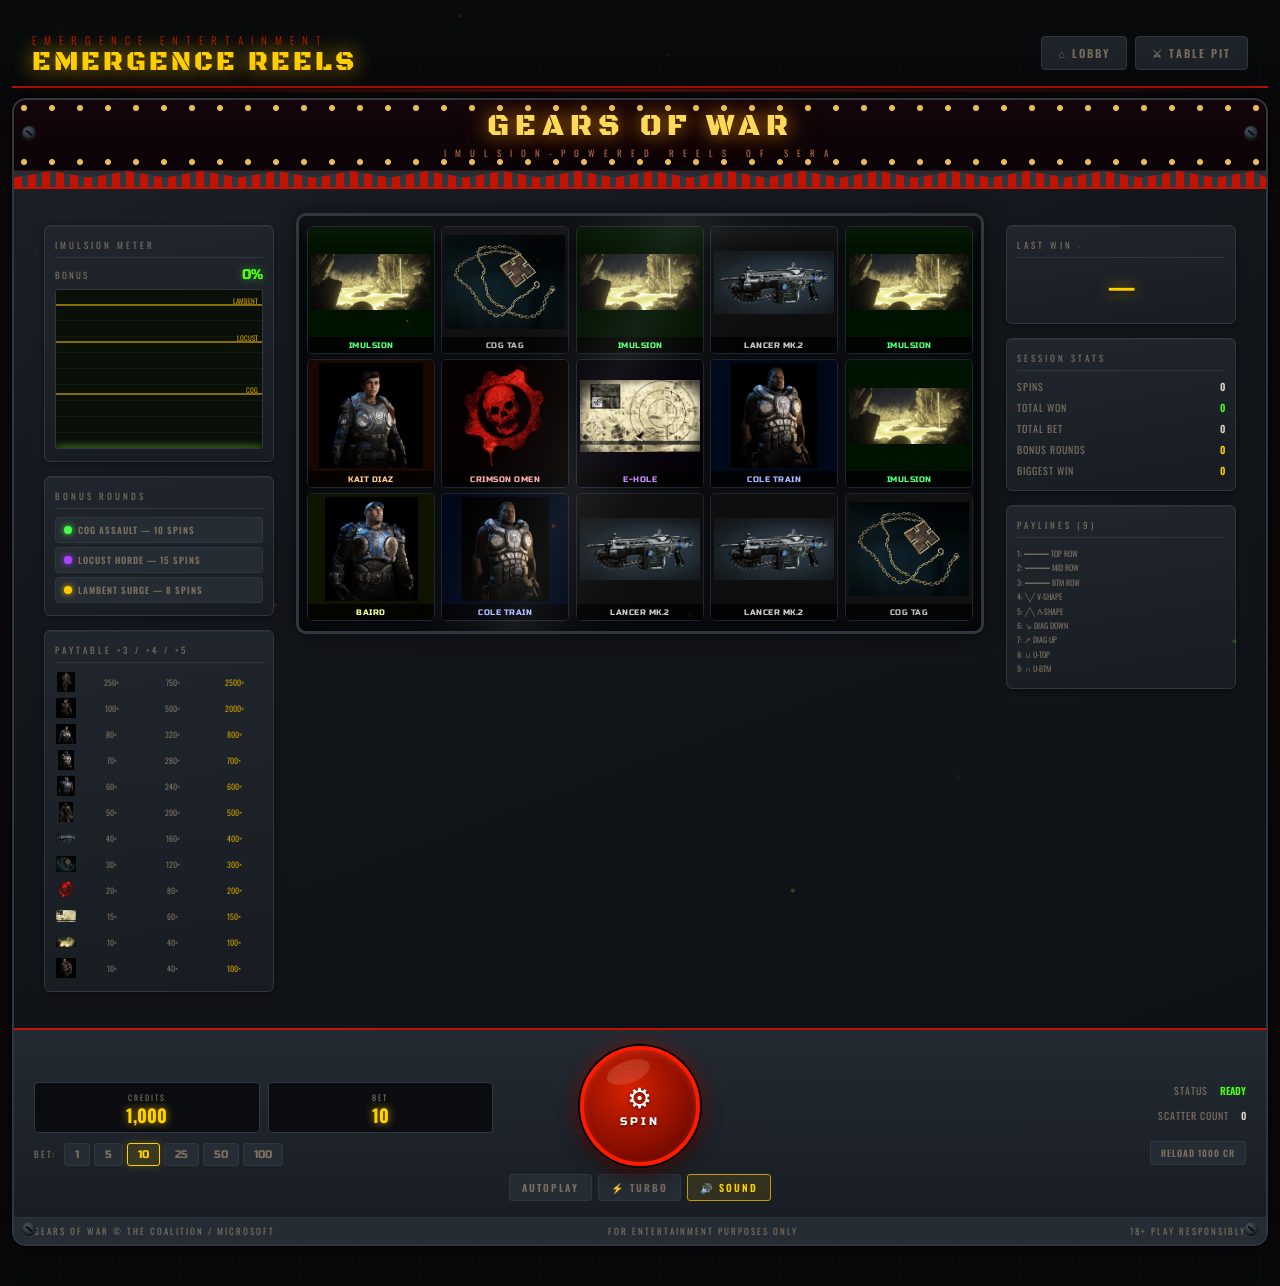
<file: slot-machine.html>
<!DOCTYPE html>
<html lang="en">
<head>
<meta charset="UTF-8">
<meta name="viewport" content="width=device-width, initial-scale=1.0">
<title>EMERGENCE CASINO | Emergence Reels</title>
<!-- Rich link embed -->
<meta property="og:title" content="EMERGENCE CASINO!">
<meta property="og:description" content="🎰">
<meta property="og:image" content="https://gow-casino.pages.dev/gow-casino-banner.png?v=1">
<meta property="og:image:type" content="image/png">
<meta property="og:image:width" content="1200">
<meta property="og:image:height" content="630">
<meta property="og:image:alt" content="EMERGENCE CASINO!">
<meta property="og:url" content="https://gow-casino.pages.dev/slot-machine.html">
<meta property="og:type" content="website">
<meta name="twitter:card" content="summary_large_image">
<meta name="twitter:title" content="EMERGENCE CASINO!">
<meta name="twitter:description" content="🎰">
<meta name="twitter:image" content="https://gow-casino.pages.dev/gow-casino-banner.png?v=1">
<link rel="icon" type="image/png" sizes="32x32" href="favicon-32x32.png">
<link rel="icon" type="image/png" sizes="16x16" href="favicon-16x16.png">
<link rel="shortcut icon" href="favicon.ico">
<link rel="apple-touch-icon" sizes="180x180" href="apple-touch-icon.png">
<link rel="manifest" href="site.webmanifest">
<meta name="theme-color" content="#c41200">
<link href="./assets/fonts/fonts.css" rel="stylesheet">
<style>
:root {
  --bg: #080a0c;
  --steel: #1e2229;
  --steel2: #262c34;
  --steel3: #2f3740;
  --crimson: #c41200;
  --crimson2: #ff1a00;
  --crimson-glow: rgba(196,18,0,0.55);
  --gold: #c49a00;
  --gold2: #ffd000;
  --imulsion: #4dff1a;
  --imulsion-glow: rgba(77,255,26,0.45);
  --text: #ddd8c0;
  --text-dim: #7a7060;
}
*{box-sizing:border-box;margin:0;padding:0;}
html,body{width:100%;min-height:100vh;background:var(--bg);font-family:'Russo One',sans-serif;color:var(--text);overflow-x:hidden;}

body {
  background: var(--bg);
  background-image:
    radial-gradient(ellipse 60% 40% at 15% 50%, rgba(26,74,153,0.07) 0%, transparent 60%),
    radial-gradient(ellipse 60% 40% at 85% 50%, rgba(196,18,0,0.05) 0%, transparent 60%),
    repeating-linear-gradient(0deg, transparent 0, transparent 59px, rgba(255,255,255,0.012) 59px, rgba(255,255,255,0.012) 60px),
    repeating-linear-gradient(90deg, transparent 0, transparent 59px, rgba(255,255,255,0.012) 59px, rgba(255,255,255,0.012) 60px);
}

#fxCanvas {
  position:fixed; inset:0; width:100%; height:100%;
  pointer-events:none; z-index:1500;
}

.page-wrap {
  display:flex; flex-direction:column; align-items:center;
  padding:20px 12px 40px; min-height:100vh;
  position:relative; z-index:1;
}

/* ---- HEADER ---- */
.machine-header {
  width:100%; max-width:1460px;
  display:flex; align-items:center; justify-content:space-between;
  padding:10px 20px; margin-bottom:10px;
  border-bottom:2px solid var(--crimson);
  position:relative; flex-wrap:wrap; gap:10px;
}
.machine-header::after {
  content:''; position:absolute; bottom:-6px; left:0; right:0; height:3px;
  background:linear-gradient(90deg, transparent, var(--crimson-glow), transparent);
}
.header-logo .brand { font-size:11px; letter-spacing:8px; color:var(--crimson); text-transform:uppercase; font-family:'Oswald',sans-serif; font-weight:300; }
.header-logo .title { font-family:'Black Ops One',cursive; font-weight:400; font-size:27px; letter-spacing:3px; color:var(--gold2); text-shadow:0 0 20px var(--gold),0 2px 4px #000; line-height:1; }
.header-nav { display:flex; gap:8px; }
.nav-link {
  display:flex; align-items:center; gap:8px; padding:8px 16px;
  border:1px solid var(--steel3); border-radius:4px; background:var(--steel);
  color:var(--text-dim); text-decoration:none; font-size:11px; letter-spacing:2px;
  transition:all 0.2s; font-family:'Oswald',sans-serif; font-weight:600;
}
.nav-link:hover { border-color:var(--gold); color:var(--gold); background:var(--steel2); }

/* ---- CABINET ---- */
.machine-cabinet {
  width:100%; max-width:1460px;
  background:
    linear-gradient(160deg, #1c2028 0%, #12151a 40%, #0d1015 100%);
  border:2px solid var(--steel3);
  border-radius:14px;
  box-shadow:
    0 0 0 1px #000,
    0 0 30px rgba(0,0,0,0.9),
    inset 0 1px 0 rgba(255,255,255,0.06),
    0 0 60px rgba(196,18,0,0.08);
  overflow:hidden;
  position:relative;
}
.machine-cabinet.shake { animation:cab-shake 0.5s; }
@keyframes cab-shake {
  0%,100%{transform:translate(0,0);}
  15%{transform:translate(-5px,2px);} 30%{transform:translate(5px,-2px);}
  45%{transform:translate(-4px,-2px);} 60%{transform:translate(4px,2px);}
  75%{transform:translate(-2px,1px);} 90%{transform:translate(2px,-1px);}
}
.machine-cabinet.bump { animation:cab-bump 0.12s; }
@keyframes cab-bump { 50%{transform:translateY(2px);} }

/* corner screws */
.screw {
  position:absolute; width:14px; height:14px; border-radius:50%;
  background:radial-gradient(circle at 35% 30%, #4a525e, #20252c 70%);
  box-shadow:inset 0 -1px 2px rgba(0,0,0,0.8), 0 1px 1px rgba(255,255,255,0.08);
  z-index:5;
}
.screw::after {
  content:''; position:absolute; top:50%; left:20%; right:20%; height:2px;
  background:#0a0d11; transform:translateY(-50%) rotate(40deg); border-radius:1px;
}
.screw.tl{top:26px;left:8px;} .screw.tr{top:26px;right:8px;}
.screw.bl{bottom:8px;left:8px;} .screw.br{bottom:8px;right:8px;}

/* marquee */
.marquee {
  position:relative;
  background:linear-gradient(180deg, #14060a, #0a0306);
  border-bottom:1px solid #3a1010;
  padding:12px 18px 10px;
  text-align:center;
  overflow:hidden;
}
.marquee::before, .marquee::after {
  content:''; position:absolute; top:0; bottom:0; width:100%;
  left:0;
  background-image:radial-gradient(circle 3px at 10px 8px, var(--lamp, #ffcf60) 0 2.6px, transparent 3.4px);
  background-size:28px 100%;
  background-repeat:repeat-x;
  pointer-events:none;
  animation:lamp-chase 0.9s steps(2) infinite;
  opacity:0.9;
}
.marquee::after {
  background-image:radial-gradient(circle 3px at 10px calc(100% - 8px), var(--lamp, #ffcf60) 0 2.6px, transparent 3.4px);
  animation-delay:0.45s;
}
@keyframes lamp-chase { 0%{filter:brightness(1);} 50%{filter:brightness(0.35);} 100%{filter:brightness(1);} }
.marquee .mq-title {
  font-family:'Black Ops One',cursive; font-weight:400;
  font-size:30px; letter-spacing:6px; line-height:1;
  color:#ffd95a;
  text-shadow:0 0 18px rgba(255,170,0,0.7), 0 0 40px rgba(255,100,0,0.35), 0 2px 2px #000;
}
.marquee .mq-sub {
  font-size:9px; letter-spacing:9px; color:#b06a40; font-family:'Oswald',sans-serif; font-weight:400; margin-top:4px; text-transform:uppercase;
}
.marquee.celebrate .mq-title { animation:mq-flash 0.4s ease-in-out 6 alternate; }
@keyframes mq-flash { from{color:#ffd95a;} to{color:#fff8e0; text-shadow:0 0 30px rgba(255,200,50,1), 0 0 70px rgba(255,120,0,0.7);} }

/* chainsaw strip */
.chainsaw-deco {
  width:100%; height:18px;
  background:var(--steel2);
  display:flex; align-items:center; overflow:hidden;
  border-bottom:2px solid var(--crimson);
  position:relative;
}
.chainsaw-deco::before {
  content:''; position:absolute; inset:0;
  background:repeating-linear-gradient(90deg, var(--crimson) 0px, var(--crimson) 8px, var(--steel3) 8px, var(--steel3) 14px);
  clip-path:polygon(0 40%, 3% 0%, 6% 40%, 9% 0%, 12% 40%, 15% 0%, 18% 40%, 21% 0%, 24% 40%, 27% 0%, 30% 40%, 33% 0%, 36% 40%, 39% 0%, 42% 40%, 45% 0%, 48% 40%, 51% 0%, 54% 40%, 57% 0%, 60% 40%, 63% 0%, 66% 40%, 69% 0%, 72% 40%, 75% 0%, 78% 40%, 81% 0%, 84% 40%, 87% 0%, 90% 40%, 93% 0%, 96% 40%, 99% 0%, 100% 40%, 100% 100%, 0% 100%);
}
.machine-cabinet.spinning-now .chainsaw-deco::before { animation:chain-run 0.25s linear infinite; }
@keyframes chain-run { from{transform:translateX(0);} to{transform:translateX(14px);} }

/* ---- BODY GRID ---- */
.machine-body {
  display:grid; grid-template-columns:250px 1fr 250px; gap:0;
  padding:24px 20px; min-height:340px;
}

/* ---- SIDE PANELS ---- */
.side-panel { padding:12px 10px; display:flex; flex-direction:column; gap:14px; }
.panel-section {
  background:linear-gradient(170deg, #21262e, #181c22);
  border:1px solid var(--steel3); border-radius:6px;
  padding:12px 10px;
  box-shadow:inset 0 1px 0 rgba(255,255,255,0.04), 0 2px 6px rgba(0,0,0,0.4);
}
.panel-label {
  font-size:9px; letter-spacing:3px; color:var(--text-dim); text-transform:uppercase;
  font-family:'Oswald',sans-serif; margin-bottom:8px;
  border-bottom:1px solid var(--steel3); padding-bottom:5px;
}

/* Imulsion Meter */
.imulsion-meter-wrap { display:flex; flex-direction:column; gap:6px; }
.imulsion-label-row { display:flex; justify-content:space-between; align-items:center; }
.imulsion-pct { font-size:14px; color:var(--imulsion); text-shadow:0 0 8px var(--imulsion-glow); }
.imulsion-track {
  height:160px; background:#0a0f08;
  border:1px solid var(--steel3); border-radius:3px;
  position:relative; overflow:hidden;
  display:flex; flex-direction:column-reverse;
}
.imulsion-track.charged { border-color:var(--imulsion); box-shadow:0 0 16px var(--imulsion-glow); }
.imulsion-fill {
  width:100%;
  background:linear-gradient(180deg, #88ff44 0%, #44cc11 40%, #1a6600 100%);
  transition:height 0.5s cubic-bezier(0.22,1,0.36,1);
  position:relative;
  box-shadow:0 -4px 12px var(--imulsion-glow);
}
.imulsion-fill::after {
  content:''; position:absolute; top:0; left:0; right:0; height:3px;
  background:#ccff88; box-shadow:0 0 8px #88ff44;
  animation:imulsion-pulse 1.5s ease-in-out infinite;
}
@keyframes imulsion-pulse { 0%,100%{opacity:0.6;} 50%{opacity:1;} }
.imulsion-track-grid {
  position:absolute; inset:0;
  background:repeating-linear-gradient(0deg, transparent, transparent 15px, rgba(255,255,255,0.04) 15px, rgba(255,255,255,0.04) 16px);
  pointer-events:none;
}
.bonus-mark { position:absolute; left:0; right:0; height:2px; background:rgba(255,200,0,0.5); }
.bonus-mark span { position:absolute; right:4px; top:-8px; font-size:7px; color:var(--gold); white-space:nowrap; font-family:'Oswald',sans-serif; }

/* Win display */
.win-display { text-align:center; }
.win-amount {
  font-size:26px; color:var(--gold2);
  text-shadow:0 0 14px var(--gold), 0 2px 4px #000;
  min-height:36px; display:flex; align-items:center; justify-content:center;
  font-family:'Oswald',sans-serif; font-weight:700;
}
.win-lines-list { margin-top:6px; display:flex; flex-direction:column; gap:3px; max-height:120px; overflow-y:auto; }
.win-line-item {
  font-size:9px; font-family:'Oswald',sans-serif; font-weight:400;
  padding:3px 6px; background:rgba(196,154,0,0.12);
  border-left:2px solid var(--gold); border-radius:2px;
  color:var(--gold); text-align:left; letter-spacing:0.5px;
  animation:wli-in 0.3s both;
}
@keyframes wli-in { from{opacity:0;transform:translateX(-6px);} to{opacity:1;transform:translateX(0);} }

/* Paytable */
.paytable-list { display:flex; flex-direction:column; gap:4px; }
.paytable-row { display:flex; align-items:center; gap:6px; font-size:9px; font-family:'Oswald',sans-serif; font-weight:400; color:var(--text-dim); }
.paytable-sym { width:22px; height:22px; flex-shrink:0; border-radius:3px; overflow:hidden; }
.paytable-vals { flex:1; display:flex; gap:4px; font-size:8px; }
.paytable-vals span { flex:1; text-align:center; color:var(--text-dim); }
.paytable-vals span.gold { color:var(--gold); }

/* Bonus info */
.bonus-info { display:flex; flex-direction:column; gap:4px; }
.bonus-type-btn {
  display:flex; align-items:center; gap:6px; padding:5px 8px;
  background:var(--steel2); border:1px solid var(--steel3); border-radius:4px;
  font-size:9px; font-family:'Oswald',sans-serif; font-weight:600; letter-spacing:1px;
  color:var(--text-dim);
}
.bonus-dot { width:8px; height:8px; border-radius:50%; flex-shrink:0; }
.bonus-dot.cog { background:#44ff44; box-shadow:0 0 6px #44ff44; }
.bonus-dot.locust { background:#aa44ff; box-shadow:0 0 6px #aa44ff; }
.bonus-dot.lambent { background:#ffcc00; box-shadow:0 0 6px #ffcc00; }

/* ---- REEL AREA ---- */
.reel-area { display:flex; flex-direction:column; align-items:center; gap:12px; padding:0 12px; }

.reels-frame {
  width:100%;
  background:#0a0c10;
  border:3px solid var(--steel3);
  border-radius:10px;
  padding:10px 8px;
  box-shadow:
    inset 0 2px 12px rgba(0,0,0,0.8),
    inset 0 0 40px rgba(0,0,0,0.5),
    0 0 20px rgba(0,0,0,0.6);
  position:relative;
  transition:border-color 0.3s, box-shadow 0.3s;
}
/* glass glare */
.reels-frame::after {
  content:''; position:absolute; inset:0; border-radius:7px;
  background:
    linear-gradient(112deg, transparent 32%, rgba(255,255,255,0.035) 40%, rgba(255,255,255,0.075) 45%, rgba(255,255,255,0.02) 52%, transparent 60%),
    linear-gradient(180deg, rgba(255,255,255,0.05) 0%, transparent 8%);
  pointer-events:none; z-index:30;
}
.reels-frame .sheen {
  position:absolute; top:0; bottom:0; width:34%; left:-40%;
  background:linear-gradient(100deg, transparent, rgba(255,235,170,0.10), transparent);
  transform:skewX(-14deg); pointer-events:none; z-index:31; opacity:0;
}
.reels-frame.win-sheen .sheen { animation:sheen-sweep 1.1s ease-in-out; }
@keyframes sheen-sweep { 0%{left:-40%;opacity:1;} 100%{left:115%;opacity:0;} }

.reels-frame.bonus-cog { border-color:#44bb44; box-shadow:inset 0 2px 12px rgba(0,0,0,0.8), 0 0 30px rgba(34,170,34,0.3), 0 0 60px rgba(34,170,34,0.1); }
.reels-frame.bonus-locust { border-color:#9933cc; box-shadow:inset 0 2px 12px rgba(0,0,0,0.8), 0 0 30px rgba(120,30,180,0.3), 0 0 60px rgba(120,30,180,0.1); }
.reels-frame.bonus-lambent {
  border-color:#cccc00;
  animation:lambent-pulse 0.8s ease-in-out infinite alternate;
}
@keyframes lambent-pulse {
  from { box-shadow:inset 0 2px 12px rgba(0,0,0,0.8), 0 0 20px rgba(180,180,0,0.2), 0 0 40px rgba(180,180,0,0.08); }
  to   { box-shadow:inset 0 2px 12px rgba(0,0,0,0.8), 0 0 40px rgba(180,180,0,0.5), 0 0 80px rgba(180,180,0,0.2); }
}

.reels-grid {
  display:grid; grid-template-columns:repeat(5, 1fr); gap:6px;
  position:relative; z-index:1;
}

/* reel window + strip */
.reel-window {
  position:relative; overflow:hidden; border-radius:5px;
}
.reel-window::before, .reel-window::after {
  content:''; position:absolute; left:0; right:0; height:14%;
  z-index:3; pointer-events:none; opacity:0; transition:opacity 0.2s;
}
.reel-window::before { top:0; background:linear-gradient(180deg, rgba(0,0,0,0.75), transparent); }
.reel-window::after { bottom:0; background:linear-gradient(0deg, rgba(0,0,0,0.75), transparent); }
.reel-window.rolling::before, .reel-window.rolling::after { opacity:1; }
.reel-window.rolling .reel-strip { filter:blur(1.6px); }
.reel-window.anticipation {
  box-shadow:0 0 0 2px #cc44cc, 0 0 22px rgba(204,68,204,0.55), inset 0 0 16px rgba(204,68,204,0.18);
  animation:antic-pulse 0.45s ease-in-out infinite alternate;
}
@keyframes antic-pulse {
  from { box-shadow:0 0 0 2px #cc44cc, 0 0 14px rgba(204,68,204,0.35), inset 0 0 10px rgba(204,68,204,0.1); }
  to   { box-shadow:0 0 0 2px #ee66ee, 0 0 30px rgba(220,80,220,0.7), inset 0 0 20px rgba(204,68,204,0.3); }
}

.reel-strip { display:flex; flex-direction:column; gap:5px; will-change:transform; }
.reel-strip.looping { animation:strip-loop var(--loop-dur, 0.4s) linear infinite; }
@keyframes strip-loop {
  from { transform:translateY(calc(-1 * var(--loop-h, 400px))); }
  to   { transform:translateY(0); }
}

.symbol-cell {
  width:100%; aspect-ratio:1;
  background:#0e1014;
  border:1px solid #1e2530;
  border-radius:5px;
  overflow:hidden; position:relative;
  transition:border-color 0.2s;
  flex-shrink:0;
  cursor:default;
}
.symbol-cell.win-glow {
  border-color:var(--gold2);
  animation:win-cell-pulse 0.4s ease-in-out infinite alternate;
  z-index:2;
}
@keyframes win-cell-pulse {
  from { box-shadow:0 0 8px rgba(255,208,0,0.4), inset 0 0 6px rgba(255,208,0,0.1); transform:scale(1); }
  to   { box-shadow:0 0 22px rgba(255,208,0,0.9), inset 0 0 14px rgba(255,208,0,0.25); transform:scale(1.04); }
}
.symbol-cell.wild-cell { border-color:#ffd000; box-shadow:inset 0 0 12px rgba(255,208,0,0.12); }
.symbol-cell.scatter-cell { border-color:#cc44cc; box-shadow:inset 0 0 12px rgba(204,68,204,0.15); }
.symbol-cell.sticky-wild {
  border-color:var(--imulsion);
  box-shadow:0 0 12px var(--imulsion-glow), inset 0 0 8px rgba(77,255,26,0.15);
}

/* symbol images */
.sym-img-wrap { width:100%; height:100%; display:flex; flex-direction:column; overflow:hidden; position:relative; }
.sym-img-frame { flex:1; min-height:0; display:flex; align-items:center; justify-content:center; overflow:hidden; padding:3px; }
.sym-img-frame img { max-width:100%; max-height:100%; object-fit:contain; display:block; }
.sym-label {
  font-size:clamp(6.5px, 0.65vw, 11px); font-family:'Russo One',sans-serif;
  text-align:center; padding:3px 2px;
  letter-spacing:0.5px; text-transform:uppercase;
  background:rgba(0,0,0,0.78); white-space:nowrap;
  overflow:hidden; text-overflow:ellipsis; flex-shrink:0;
}
.paytable-sym .sym-label { display:none; }
.paytable-sym .sym-img-frame { height:100%; flex:none; padding:1px; }
.paytable-sym .sym-img-wrap { background:transparent !important; }

/* payline overlay */
#winlineSvg {
  position:absolute; inset:0; z-index:20; pointer-events:none;
  overflow:visible;
}
.winline-path {
  fill:none; stroke-width:3.5; stroke-linecap:round; stroke-linejoin:round;
  stroke-dasharray:1600; stroke-dashoffset:1600;
  filter:drop-shadow(0 0 6px currentColor);
  animation:winline-draw 0.55s cubic-bezier(0.22,1,0.36,1) forwards, winline-throb 1s 0.55s ease-in-out infinite alternate;
}
@keyframes winline-draw { to { stroke-dashoffset:0; } }
@keyframes winline-throb { from{opacity:0.55;} to{opacity:1;} }

/* bonus header */
.bonus-header {
  width:100%; text-align:center; padding:6px 12px;
  font-size:14px; letter-spacing:4px; border-radius:4px;
  font-family:'Oswald',sans-serif; font-weight:700; display:none;
}
.bonus-header.active { display:block; animation:bonus-header-anim 1s ease-in-out infinite alternate; }
.bonus-header.cog { background:rgba(20,100,20,0.3); color:#88ff88; border:1px solid #44aa44; }
.bonus-header.locust { background:rgba(60,0,100,0.4); color:#cc88ff; border:1px solid #8833bb; }
.bonus-header.lambent { background:rgba(100,100,0,0.4); color:#ffff44; border:1px solid #aaaa00; }
@keyframes bonus-header-anim { from{opacity:0.8;} to{opacity:1;} }

.multiplier-badge {
  position:absolute; top:8px; right:8px;
  font-size:18px; color:var(--gold2);
  text-shadow:0 0 10px var(--gold), 0 0 20px var(--gold);
  display:none; font-family:'Oswald',sans-serif; font-weight:700;
  z-index:25;
}
.multiplier-badge.active { display:block; }

.free-spins-counter {
  position:absolute; top:8px; left:8px;
  background:var(--steel2); border:1px solid var(--steel3); border-radius:4px;
  padding:4px 8px; font-size:11px;
  font-family:'Oswald',sans-serif; font-weight:600; color:var(--text);
  display:none; letter-spacing:1px; z-index:25;
}
.free-spins-counter.active { display:block; }
.free-spins-counter .count { color:var(--gold2); font-size:14px; }

/* ---- CONTROL PANEL ---- */
.control-panel {
  background:
    linear-gradient(180deg, #242a32, #191e24);
  border-top:2px solid var(--crimson);
  padding:16px 20px;
  display:grid; grid-template-columns:1fr auto 1fr; gap:16px; align-items:center;
}
.controls-left, .controls-right { display:flex; flex-direction:column; gap:10px; }

.credit-display { display:grid; grid-template-columns:1fr 1fr; gap:8px; }
.credit-box {
  background:#0a0c10; border:1px solid var(--steel3); border-radius:4px;
  padding:8px 10px; text-align:center;
}
.credit-box-label { font-size:8px; letter-spacing:2px; color:var(--text-dim); font-family:'Oswald',sans-serif; font-weight:400; text-transform:uppercase; margin-bottom:3px; }
.credit-box-value { font-size:18px; color:var(--gold2); text-shadow:0 0 8px var(--gold); font-family:'Oswald',sans-serif; font-weight:700; line-height:1; }

.bet-selector { display:flex; align-items:center; gap:8px; }
.bet-label { font-size:9px; letter-spacing:2px; color:var(--text-dim); font-family:'Oswald',sans-serif; font-weight:400; white-space:nowrap; }
.bet-buttons { display:flex; gap:4px; flex-wrap:wrap; }
.bet-btn {
  padding:4px 10px; background:var(--steel2);
  border:1px solid var(--steel3); border-radius:3px;
  color:var(--text-dim); font-size:11px; font-family:'Russo One',sans-serif;
  cursor:pointer; transition:all 0.15s;
}
.bet-btn:hover { border-color:var(--gold); color:var(--gold); }
.bet-btn.active {
  background:rgba(196,154,0,0.18); border-color:var(--gold2); color:var(--gold2);
  box-shadow:0 0 8px rgba(196,154,0,0.3);
}

/* spin button */
.spin-wrap { display:flex; flex-direction:column; align-items:center; gap:8px; }
.spin-btn {
  width:120px; height:120px; border-radius:50%;
  background:radial-gradient(circle at 40% 35%, #d42200, #8a0e00 60%, #4a0600);
  border:4px solid var(--crimson2);
  box-shadow:
    0 0 0 2px #000, 0 0 20px var(--crimson-glow),
    0 8px 20px rgba(0,0,0,0.7),
    inset 0 2px 6px rgba(255,100,50,0.3);
  cursor:pointer; color:#fff;
  font-family:'Russo One',sans-serif; font-size:14px; letter-spacing:2px;
  display:flex; flex-direction:column; align-items:center; justify-content:center; gap:2px;
  transition:all 0.12s;
  text-shadow:0 1px 3px rgba(0,0,0,0.6);
  position:relative; overflow:hidden;
}
.spin-btn::before {
  content:''; position:absolute; top:10%; left:20%; width:40%; height:20%;
  background:rgba(255,255,255,0.12); border-radius:50%; transform:rotate(-20deg);
}
.spin-btn:hover:not(:disabled) {
  transform:scale(1.05);
  box-shadow:0 0 0 2px #000, 0 0 30px var(--crimson-glow), 0 0 60px rgba(196,18,0,0.25), 0 8px 24px rgba(0,0,0,0.7), inset 0 2px 6px rgba(255,100,50,0.3);
}
.spin-btn:active:not(:disabled) { transform:scale(0.97); }
.spin-btn:disabled { opacity:0.5; cursor:not-allowed; transform:none; }
.spin-btn .spin-icon { font-size:28px; line-height:1; transition:transform 0.3s; }
.spin-btn.whirl .spin-icon { animation:icon-whirl 0.6s linear infinite; }
@keyframes icon-whirl { from{transform:rotate(0);} to{transform:rotate(360deg);} }
.spin-btn .spin-text { font-size:11px; letter-spacing:3px; }

.autoplay-row { display:flex; align-items:center; gap:6px; justify-content:center; flex-wrap:wrap; }
.auto-btn {
  padding:5px 12px; background:var(--steel2);
  border:1px solid var(--steel3); border-radius:3px;
  color:var(--text-dim); font-size:10px; letter-spacing:2px;
  font-family:'Oswald',sans-serif; font-weight:600;
  cursor:pointer; transition:all 0.15s;
}
.auto-btn:hover { border-color:var(--text); color:var(--text); }
.auto-btn.active {
  background:rgba(196,18,0,0.18); border-color:var(--crimson2); color:var(--crimson2);
  animation:auto-pulse 1s ease-in-out infinite alternate;
}
.auto-btn.on {
  background:rgba(196,154,0,0.14); border-color:var(--gold); color:var(--gold2);
}
@keyframes auto-pulse { from{opacity:0.8;} to{opacity:1;} }

.controls-right { align-items:flex-end; }
.stat-row {
  display:flex; align-items:center; justify-content:space-between; gap:12px;
  font-size:10px; font-family:'Oswald',sans-serif; font-weight:400;
}
.stat-label { color:var(--text-dim); letter-spacing:1px; }
.stat-val { color:var(--text); font-weight:600; }
.stat-val.good { color:var(--imulsion); }
.stat-val.warn { color:var(--gold2); }
.reload-btn {
  padding:4px 10px; background:var(--steel2); border:1px solid var(--steel3); border-radius:3px;
  color:var(--text-dim); font-size:9px; letter-spacing:1px; cursor:pointer; font-family:'Oswald'; font-weight:600;
  transition:all 0.15s;
}
.reload-btn:hover { border-color:var(--crimson); color:var(--crimson2); }

/* ---- BONUS OVERLAY ---- */
.bonus-overlay {
  position:fixed; inset:0; z-index:1000;
  display:flex; align-items:center; justify-content:center;
  background:rgba(0,0,0,0.85);
  backdrop-filter:blur(4px);
  opacity:0; pointer-events:none;
  transition:opacity 0.4s;
}
.bonus-overlay.active { opacity:1; pointer-events:all; }
.bonus-card {
  width:min(520px, 95vw);
  background:var(--steel); border-radius:12px; overflow:hidden;
  box-shadow:0 0 60px rgba(0,0,0,0.9), 0 0 120px rgba(0,0,0,0.6);
  transform:scale(0.8);
  transition:transform 0.4s cubic-bezier(0.22,1,0.36,1);
}
.bonus-overlay.active .bonus-card { transform:scale(1); }
.bonus-card-header { padding:24px 28px 20px; text-align:center; position:relative; overflow:hidden; }
.bonus-card-header::before { content:''; position:absolute; inset:0; opacity:0.15; }
.bonus-card.cog .bonus-card-header { background:linear-gradient(135deg, #0d2a0d, #1a4a1a); border-bottom:2px solid #44cc44; }
.bonus-card.cog .bonus-card-header::before { background:radial-gradient(ellipse at 50% 50%, #44ff44, transparent); }
.bonus-card.locust .bonus-card-header { background:linear-gradient(135deg, #1a0028, #3a0055); border-bottom:2px solid #9933cc; }
.bonus-card.locust .bonus-card-header::before { background:radial-gradient(ellipse at 50% 50%, #aa44ff, transparent); }
.bonus-card.lambent .bonus-card-header { background:linear-gradient(135deg, #1e1e00, #3a3a00); border-bottom:2px solid #cccc00; }
.bonus-card.lambent .bonus-card-header::before { background:radial-gradient(ellipse at 50% 50%, #ffff44, transparent); }
.bonus-activation-text { font-size:11px; letter-spacing:6px; text-transform:uppercase; margin-bottom:8px; font-family:'Oswald',sans-serif; font-weight:400; }
.bonus-card.cog .bonus-activation-text { color:#88ff88; }
.bonus-card.locust .bonus-activation-text { color:#cc88ff; }
.bonus-card.lambent .bonus-activation-text { color:#ffff88; }
.bonus-title { font-family:'Black Ops One',cursive; font-weight:400; font-size:32px; letter-spacing:4px; text-transform:uppercase; line-height:1.1; }
.bonus-card.cog .bonus-title { color:#ccffcc; text-shadow:0 0 20px #44ff44; }
.bonus-card.locust .bonus-title { color:#ddaaff; text-shadow:0 0 20px #aa44ff; }
.bonus-card.lambent .bonus-title { color:#ffffaa; text-shadow:0 0 20px #ffff00; }
.bonus-card-body { padding:20px 28px 24px; display:flex; flex-direction:column; gap:16px; }
.bonus-feature-list { list-style:none; display:flex; flex-direction:column; gap:8px; }
.bonus-feature-list li {
  display:flex; align-items:flex-start; gap:10px;
  font-size:13px; font-family:'Oswald',sans-serif; font-weight:400;
  color:var(--text); line-height:1.4;
}
.bonus-feature-list li::before { content:'▶'; font-size:10px; margin-top:2px; flex-shrink:0; }
.bonus-card.cog .bonus-feature-list li::before { color:#44ff44; }
.bonus-card.locust .bonus-feature-list li::before { color:#aa44ff; }
.bonus-card.lambent .bonus-feature-list li::before { color:#ffff44; }
.bonus-spins-badge { display:flex; align-items:center; justify-content:center; gap:16px; padding:14px; border-radius:6px; }
.bonus-card.cog .bonus-spins-badge { background:rgba(68,255,68,0.08); border:1px solid rgba(68,255,68,0.25); }
.bonus-card.locust .bonus-spins-badge { background:rgba(170,68,255,0.08); border:1px solid rgba(170,68,255,0.25); }
.bonus-card.lambent .bonus-spins-badge { background:rgba(255,255,68,0.08); border:1px solid rgba(255,255,68,0.25); }
.spins-number { font-size:48px; line-height:1; font-family:'Oswald',sans-serif; font-weight:700; }
.bonus-card.cog .spins-number { color:#44ff44; text-shadow:0 0 20px #44ff44; }
.bonus-card.locust .spins-number { color:#aa44ff; text-shadow:0 0 20px #aa44ff; }
.bonus-card.lambent .spins-number { color:#ffff44; text-shadow:0 0 20px #ffff44; }
.spins-text { font-size:13px; font-family:'Oswald'; font-weight:600; color:var(--text-dim); letter-spacing:2px; text-transform:uppercase; line-height:1.4; }
.bonus-start-btn {
  width:100%; padding:14px; border:none; border-radius:6px;
  font-family:'Russo One',sans-serif; font-size:16px; letter-spacing:4px;
  cursor:pointer; text-transform:uppercase; transition:all 0.2s;
}
.bonus-card.cog .bonus-start-btn { background:linear-gradient(135deg, #226622, #44aa44); color:#ccffcc; }
.bonus-card.locust .bonus-start-btn { background:linear-gradient(135deg, #440066, #8833bb); color:#ddaaff; }
.bonus-card.lambent .bonus-start-btn { background:linear-gradient(135deg, #444400, #aaaa00); color:#ffffcc; }
.bonus-start-btn:hover { transform:translateY(-2px); filter:brightness(1.15); }

/* ---- BIG WIN ---- */
.bigwin-overlay {
  position:fixed; inset:0; z-index:1400;
  display:flex; align-items:center; justify-content:center;
  background:rgba(0,0,0,0.72);
  opacity:0; pointer-events:none;
  transition:opacity 0.3s;
}
.bigwin-overlay.active { opacity:1; pointer-events:all; }
.bigwin-content { text-align:center; animation:bigwin-anim 0.5s cubic-bezier(0.22,1,0.36,1); }
@keyframes bigwin-anim {
  0% { transform:scale(0.3) rotate(-10deg); opacity:0; }
  70% { transform:scale(1.1) rotate(2deg); }
  100% { transform:scale(1) rotate(0deg); opacity:1; }
}
.bigwin-label {
  font-family:'Black Ops One',cursive; font-weight:400;
  font-size:26px; letter-spacing:12px; color:var(--gold);
  text-transform:uppercase; margin-bottom:6px;
  text-shadow:0 0 22px rgba(255,170,0,0.6);
}
.bigwin-amount {
  font-size:84px; color:var(--gold2);
  text-shadow:0 0 30px var(--gold), 0 0 60px var(--gold), 0 4px 8px #000;
  line-height:1; font-family:'Oswald',sans-serif; font-weight:700;
}
.bigwin-chainsaw {
  font-size:22px; letter-spacing:6px; color:var(--crimson2); margin-top:10px;
  animation:chainsaw-spin 0.3s ease-in-out infinite alternate;
  font-family:'Oswald',sans-serif; font-weight:700;
}
@keyframes chainsaw-spin { from{letter-spacing:4px;} to{letter-spacing:8px; color:#ff4422;} }
.bigwin-hint { margin-top:18px; font-size:10px; letter-spacing:3px; color:var(--text-dim); font-family:'Oswald'; }

/* ---- FOOTER ---- */
.machine-footer {
  background:var(--steel2); border-top:1px solid var(--steel3);
  padding:6px 20px;
  display:flex; align-items:center; justify-content:space-between;
  font-size:9px; font-family:'Oswald',sans-serif; color:var(--text-dim); letter-spacing:2px;
  flex-wrap:wrap; gap:4px;
}

@media(max-width:760px){
  .machine-body { grid-template-columns:1fr; gap:12px; }
  .side-panel { flex-direction:row; flex-wrap:wrap; }
  .panel-section { flex:1 1 140px; }
  .imulsion-track { height:80px; }
  .control-panel { grid-template-columns:1fr; justify-items:center; }
  .controls-left, .controls-right { width:100%; }
  .controls-right { align-items:center; }
}

::-webkit-scrollbar { width:4px; }
::-webkit-scrollbar-track { background:var(--steel); }
::-webkit-scrollbar-thumb { background:var(--steel3); border-radius:2px; }
</style>
</head>
<body>
<canvas id="fxCanvas"></canvas>

<div class="page-wrap">

  <!-- HEADER -->
  <div class="machine-header">
    <div class="header-logo">
      <span class="brand">Emergence Entertainment</span><br>
      <span class="title">EMERGENCE REELS</span>
    </div>
    <div class="header-nav">
      <a href="index.html" class="nav-link">⌂ LOBBY</a>
      <a href="table-games.html" class="nav-link">⚔ TABLE PIT</a>
    </div>
  </div>

  <!-- MACHINE CABINET -->
  <div class="machine-cabinet" id="cabinet">
    <div class="screw tl"></div><div class="screw tr"></div>
    <div class="screw bl"></div><div class="screw br"></div>

    <div class="marquee" id="marquee">
      <div class="mq-title">GEARS OF WAR</div>
      <div class="mq-sub">Imulsion-Powered Reels of Sera</div>
    </div>
    <div class="chainsaw-deco"></div>

    <div class="machine-body">
      <!-- LEFT PANEL -->
      <div class="side-panel">
        <div class="panel-section">
          <div class="panel-label">IMULSION METER</div>
          <div class="imulsion-meter-wrap">
            <div class="imulsion-label-row">
              <span style="font-size:9px;font-family:'Oswald';color:var(--text-dim);letter-spacing:2px;">BONUS</span>
              <span class="imulsion-pct" id="imulsionPct">0%</span>
            </div>
            <div class="imulsion-track" id="imulsionTrack">
              <div class="imulsion-fill" id="imulsionFill" style="height:0%"></div>
              <div class="imulsion-track-grid"></div>
              <div class="bonus-mark" style="bottom:33.3%"><span>COG</span></div>
              <div class="bonus-mark" style="bottom:66.6%"><span>LOCUST</span></div>
              <div class="bonus-mark" style="bottom:90%"><span>LAMBENT</span></div>
            </div>
          </div>
        </div>

        <div class="panel-section">
          <div class="panel-label">BONUS ROUNDS</div>
          <div class="bonus-info">
            <div class="bonus-type-btn"><span class="bonus-dot cog"></span>COG ASSAULT — 10 SPINS</div>
            <div class="bonus-type-btn"><span class="bonus-dot locust"></span>LOCUST HORDE — 15 SPINS</div>
            <div class="bonus-type-btn"><span class="bonus-dot lambent"></span>LAMBENT SURGE — 8 SPINS</div>
          </div>
        </div>

        <div class="panel-section">
          <div class="panel-label">PAYTABLE ×3 / ×4 / ×5</div>
          <div id="paytableDisplay"></div>
        </div>
      </div>

      <!-- CENTER -->
      <div class="reel-area">
        <div class="bonus-header" id="bonusHeader"></div>

        <div class="reels-frame" id="reelsFrame">
          <div class="sheen"></div>
          <div class="multiplier-badge" id="multiBadge">1x</div>
          <div class="free-spins-counter" id="freeSpinsCounter">
            FREE SPINS: <span class="count" id="freeSpinsCount">0</span>
          </div>
          <div class="reels-grid" id="reelsGrid"></div>
          <svg id="winlineSvg"></svg>
        </div>
      </div>

      <!-- RIGHT PANEL -->
      <div class="side-panel">
        <div class="panel-section">
          <div class="panel-label">LAST WIN</div>
          <div class="win-display">
            <div class="win-amount" id="winAmount">—</div>
            <div class="win-lines-list" id="winLinesList"></div>
          </div>
        </div>

        <div class="panel-section">
          <div class="panel-label">SESSION STATS</div>
          <div style="display:flex;flex-direction:column;gap:6px;">
            <div class="stat-row"><span class="stat-label">SPINS</span><span class="stat-val" id="statSpins">0</span></div>
            <div class="stat-row"><span class="stat-label">TOTAL WON</span><span class="stat-val good" id="statWon">0</span></div>
            <div class="stat-row"><span class="stat-label">TOTAL BET</span><span class="stat-val" id="statBet">0</span></div>
            <div class="stat-row"><span class="stat-label">BONUS ROUNDS</span><span class="stat-val warn" id="statBonus">0</span></div>
            <div class="stat-row"><span class="stat-label">BIGGEST WIN</span><span class="stat-val warn" id="statBig">0</span></div>
          </div>
        </div>

        <div class="panel-section">
          <div class="panel-label">PAYLINES (9)</div>
          <div style="font-size:8px;font-family:'Oswald';color:var(--text-dim);line-height:1.8;">
            <div>1: ━━━━━ TOP ROW</div>
            <div>2: ━━━━━ MID ROW</div>
            <div>3: ━━━━━ BTM ROW</div>
            <div>4: ╲╱ V-SHAPE</div>
            <div>5: ╱╲ Ʌ-SHAPE</div>
            <div>6: ↘ DIAG DOWN</div>
            <div>7: ↗ DIAG UP</div>
            <div>8: ∪ U-TOP</div>
            <div>9: ∩ U-BTM</div>
          </div>
        </div>
      </div>
    </div><!-- machine-body -->

    <!-- CONTROL PANEL -->
    <div class="control-panel">
      <div class="controls-left">
        <div class="credit-display">
          <div class="credit-box">
            <div class="credit-box-label">CREDITS</div>
            <div class="credit-box-value" id="creditsDisplay">1000</div>
          </div>
          <div class="credit-box">
            <div class="credit-box-label">BET</div>
            <div class="credit-box-value" id="betDisplay">10</div>
          </div>
        </div>
        <div class="bet-selector">
          <span class="bet-label">BET:</span>
          <div class="bet-buttons" id="betButtons">
            <button class="bet-btn" data-bet="1">1</button>
            <button class="bet-btn" data-bet="5">5</button>
            <button class="bet-btn active" data-bet="10">10</button>
            <button class="bet-btn" data-bet="25">25</button>
            <button class="bet-btn" data-bet="50">50</button>
            <button class="bet-btn" data-bet="100">100</button>
          </div>
        </div>
      </div>

      <div class="spin-wrap">
        <button class="spin-btn" id="spinBtn">
          <span class="spin-icon">⚙</span>
          <span class="spin-text">SPIN</span>
        </button>
        <div class="autoplay-row">
          <button class="auto-btn" id="autoBtn">AUTOPLAY</button>
          <button class="auto-btn" id="turboBtn">⚡ TURBO</button>
          <button class="auto-btn" id="soundBtn">🔊 SOUND</button>
        </div>
      </div>

      <div class="controls-right">
        <div class="stat-row"><span class="stat-label">STATUS</span><span class="stat-val good" id="statusText">READY</span></div>
        <div class="stat-row"><span class="stat-label">SCATTER COUNT</span><span class="stat-val" id="scatterCount">0</span></div>
        <div style="margin-top:8px;">
          <button class="reload-btn" onclick="resetCredits()">RELOAD 1000 CR</button>
        </div>
      </div>
    </div>

    <div class="machine-footer">
      <span>GEARS OF WAR © THE COALITION / MICROSOFT</span>
      <span>FOR ENTERTAINMENT PURPOSES ONLY</span>
      <span>18+ PLAY RESPONSIBLY</span>
    </div>
  </div><!-- machine-cabinet -->
</div><!-- page-wrap -->

<!-- BONUS OVERLAY -->
<div class="bonus-overlay" id="bonusOverlay">
  <div class="bonus-card" id="bonusCard">
    <div class="bonus-card-header">
      <div class="bonus-activation-text">BONUS ROUND ACTIVATED</div>
      <div class="bonus-title" id="bonusTitle">COG ASSAULT</div>
    </div>
    <div class="bonus-card-body">
      <ul class="bonus-feature-list" id="bonusFeatures"></ul>
      <div class="bonus-spins-badge">
        <div><div class="spins-number" id="bonusSpinsNum">10</div></div>
        <div class="spins-text">FREE<br>SPINS</div>
      </div>
      <button class="bonus-start-btn" id="bonusStartBtn" onclick="startBonus()">LOCK AND LOAD</button>
    </div>
  </div>
</div>

<!-- BIG WIN OVERLAY -->
<div class="bigwin-overlay" id="bigwinOverlay" onclick="this.classList.remove('active')">
  <div class="bigwin-content">
    <div class="bigwin-label" id="bigwinLabel">BIG WIN</div>
    <div class="bigwin-amount" id="bigwinAmount">0</div>
    <div class="bigwin-chainsaw" id="bigwinSub">CHAINSAW KILL!</div>
    <div class="bigwin-hint">CLICK TO DISMISS</div>
  </div>
</div>

<script>
'use strict';
// ======================================================================
// SYMBOLS — premium image renders with type/weight/pay math
// ======================================================================
const SYM_DEFS = [
  { id:'marcus',   name:'MARCUS FENIX',  label:'★ WILD ★',     type:'wild',    weight:1, pay:{3:250,4:750,5:2500}, img:'./images/marcus.png',   color:'#ffd000', bg:'#08101e' },
  { id:'myrrah',   name:'QUEEN MYRRAH',  label:'◆ SCATTER ◆',  type:'scatter', weight:2, pay:{3:100,4:500,5:2000}, img:'./images/myrrah.png',   color:'#ff88ff', bg:'#110018' },
  { id:'kait',     name:'KAIT DIAZ',     label:'KAIT DIAZ',    type:'high',    weight:3, pay:{3:80,4:320,5:800},   img:'./images/kait.png',     color:'#ffcc88', bg:'#180800' },
  { id:'cole',     name:'COLE TRAIN',    label:'COLE TRAIN',   type:'high',    weight:3, pay:{3:70,4:280,5:700},   img:'./images/cole.png',     color:'#aabbff', bg:'#00091a' },
  { id:'baird',    name:'BAIRD',         label:'BAIRD',        type:'high',    weight:4, pay:{3:60,4:240,5:600},   img:'./images/baird.png',    color:'#eeff88', bg:'#0d1400' },
  { id:'dom',      name:'DOM SANTIAGO',  label:'DOM SANTIAGO', type:'mid',     weight:4, pay:{3:50,4:200,5:500},   img:'./images/dom.jpg',      color:'#aaffaa', bg:'#071000' },
  { id:'lancer',   name:'LANCER MK.2',   label:'LANCER MK.2',  type:'mid',     weight:5, pay:{3:40,4:160,5:400},   img:'./images/lancer.png',   color:'#cccccc', bg:'#0e0e0e' },
  { id:'cogtag',   name:'COG TAG',       label:'COG TAG',      type:'mid',     weight:6, pay:{3:30,4:120,5:300},   img:'./images/cogtag.jpg',   color:'#bbbbbb', bg:'#111111' },
  { id:'omen',     name:'CRIMSON OMEN',  label:'CRIMSON OMEN', type:'low',     weight:7, pay:{3:20,4:80,5:200},    img:'./images/omen.png',     color:'#ffaaaa', bg:'#070000' },
  { id:'ehole',    name:'E-HOLE',        label:'E-HOLE',       type:'low',     weight:7, pay:{3:15,4:60,5:150},    img:'./images/ehole.jpg',    color:'#cc88ff', bg:'#040008' },
  { id:'imulsion', name:'IMULSION',      label:'IMULSION',     type:'low',     weight:8, pay:{3:10,4:40,5:100},    img:'./images/imulsion.jpeg',color:'#55ff77', bg:'#001200' },
  { id:'drone',    name:'LOCUST DRONE',  label:'LOCUST DRONE', type:'low',     weight:8, pay:{3:10,4:40,5:100},    img:'./images/drone.png',    color:'#cc9944', bg:'#0c0600' },
];
const SYMS = {};
SYM_DEFS.forEach(d => {
  d.html = `<div class="sym-img-wrap" style="background:${d.bg}">` +
    `<div class="sym-img-frame"><img src="${d.img}" alt="${d.name}" draggable="false"></div>` +
    `<div class="sym-label" style="color:${d.color}">${d.label}</div></div>`;
  SYMS[d.id] = d;
});
const SYM_KEYS = SYM_DEFS.map(d => d.id);
const SYM_POOL = [];
SYM_KEYS.forEach(k => { for (let i = 0; i < SYMS[k].weight; i++) SYM_POOL.push(k); });

const PAYLINES = [
  [0,0,0,0,0],[1,1,1,1,1],[2,2,2,2,2],
  [0,1,2,1,0],[2,1,0,1,2],
  [0,0,1,2,2],[2,2,1,0,0],
  [1,0,0,0,1],[1,2,2,2,1],
];
const LINE_COLORS = ['#ffd000','#4dff1a','#ff5533','#44aaff','#ff44cc','#ffaa00','#44ffd5','#cc88ff','#ff8866'];

// ======================================================================
// STATE
// ======================================================================
let credits = parseInt(localStorage.getItem('gow_credits') || '1000');
let bet = 10;
let isSpinning = false;
let autoplay = false;
let autoplayTimer = null;
let turbo = localStorage.getItem('gow_turbo') === '1';

let statSpins = 0, statWon = 0, statBet = 0, statBonus = 0, statBig = 0;
let imulsion = 0;
let grid = Array.from({length:5}, () => Array.from({length:3}, () => randSym()));

let bonusActive = false, bonusType = null, bonusSpinsLeft = 0, bonusMultiplier = 1;
let stickyWilds = [];

function randSym(){ return SYM_POOL[Math.floor(Math.random() * SYM_POOL.length)]; }
function delay(ms){ return new Promise(r => setTimeout(r, ms)); }
function T(ms){ return turbo ? Math.round(ms * 0.45) : ms; }

// ======================================================================
// AUDIO ENGINE — synthesized, no assets
// ======================================================================
const AudioFX = {
  ctx:null, master:null,
  muted: localStorage.getItem('gow_muted') === '1',
  rumble:null,
  ensure() {
    if (!this.ctx) {
      const AC = window.AudioContext || window.webkitAudioContext;
      if (!AC) return false;
      this.ctx = new AC();
      this.master = this.ctx.createGain();
      this.master.gain.value = 0.4;
      this.master.connect(this.ctx.destination);
    }
    if (this.ctx.state === 'suspended') this.ctx.resume();
    return true;
  },
  tone(freq, dur, opts={}) {
    if (this.muted || !this.ensure()) return;
    const { type='sine', vol=0.18, slideTo=null, at=0 } = opts;
    const t0 = this.ctx.currentTime + at;
    const osc = this.ctx.createOscillator();
    const g = this.ctx.createGain();
    osc.type = type;
    osc.frequency.setValueAtTime(freq, t0);
    if (slideTo) osc.frequency.exponentialRampToValueAtTime(Math.max(slideTo,1), t0 + dur);
    g.gain.setValueAtTime(0, t0);
    g.gain.linearRampToValueAtTime(vol, t0 + 0.012);
    g.gain.exponentialRampToValueAtTime(0.001, t0 + dur);
    osc.connect(g); g.connect(this.master);
    osc.start(t0); osc.stop(t0 + dur + 0.05);
  },
  noiseBurst(dur, vol=0.15, freq=1200, at=0) {
    if (this.muted || !this.ensure()) return;
    const t0 = this.ctx.currentTime + at;
    const len = Math.max(1, Math.floor(this.ctx.sampleRate * dur));
    const buf = this.ctx.createBuffer(1, len, this.ctx.sampleRate);
    const data = buf.getChannelData(0);
    for (let i = 0; i < len; i++) data[i] = (Math.random()*2-1) * (1 - i/len);
    const src = this.ctx.createBufferSource();
    src.buffer = buf;
    const filt = this.ctx.createBiquadFilter();
    filt.type = 'bandpass'; filt.frequency.value = freq; filt.Q.value = 0.8;
    const g = this.ctx.createGain();
    g.gain.value = vol;
    src.connect(filt); filt.connect(g); g.connect(this.master);
    src.start(t0);
  },
  click()      { this.tone(900, 0.05, {type:'square', vol:0.06}); },
  spinStart()  {
    this.noiseBurst(0.35, 0.10, 500);
    this.tone(70, 0.4, {type:'sawtooth', vol:0.10, slideTo:110});
    if (this.muted || !this.ensure()) return;
    // mechanical rumble while reels roll
    const osc = this.ctx.createOscillator();
    const g = this.ctx.createGain();
    const lfo = this.ctx.createOscillator();
    const lfoG = this.ctx.createGain();
    osc.type = 'triangle'; osc.frequency.value = 55;
    lfo.frequency.value = 13; lfoG.gain.value = 14;
    lfo.connect(lfoG); lfoG.connect(osc.frequency);
    g.gain.value = 0.05;
    osc.connect(g); g.connect(this.master);
    osc.start(); lfo.start();
    this.rumble = { stop:() => {
      try { g.gain.exponentialRampToValueAtTime(0.001, this.ctx.currentTime + 0.2); osc.stop(this.ctx.currentTime + 0.25); lfo.stop(this.ctx.currentTime + 0.25); } catch(e){}
    }};
  },
  stopRumble() { if (this.rumble) { this.rumble.stop(); this.rumble = null; } },
  reelStop()   { this.tone(160, 0.1, {type:'sine', vol:0.22, slideTo:55}); this.noiseBurst(0.06, 0.12, 2400); },
  anticipate() { this.tone(440, 0.5, {type:'sine', vol:0.07, slideTo:880}); },
  tickUp()     { this.tone(1100 + Math.random()*500, 0.04, {type:'square', vol:0.035}); },
  winSmall()   { [523, 659, 784].forEach((f,i) => this.tone(f, 0.16, {type:'square', vol:0.08, at:i*0.09})); },
  winBig()     {
    [392, 523, 659, 784, 1046, 784, 1046, 1318].forEach((f,i) =>
      this.tone(f, 0.22, {type:'square', vol:0.10, at:i*0.13}));
    this.tone(98, 1.4, {type:'sawtooth', vol:0.07});
  },
  bonusRiser() { this.tone(180, 0.9, {type:'sawtooth', vol:0.12, slideTo:740}); this.noiseBurst(0.8, 0.06, 900); },
};

// ======================================================================
// PARTICLE ENGINE — embers / sparks / coin rain
// ======================================================================
const fx = (() => {
  const cv = document.getElementById('fxCanvas');
  const c = cv.getContext('2d');
  let W, H;
  const resize = () => { W = cv.width = innerWidth; H = cv.height = innerHeight; };
  resize(); addEventListener('resize', resize);
  const parts = [];

  function spawnEmber() {
    parts.push({ kind:'ember', x:Math.random()*W, y:H+8,
      vx:(Math.random()-0.5)*0.3, vy:-(0.2+Math.random()*0.55),
      r:0.5+Math.random()*1.6, life:0, max:380+Math.random()*300,
      c:['255,90,30','255,150,40','120,255,60'][Math.floor(Math.random()*3)],
      flick:Math.random()*Math.PI*2 });
  }
  function sparks(x, y, color='255,208,0', n=14, speed=3) {
    for (let i=0;i<n;i++) {
      const a = Math.random()*Math.PI*2, v = (0.5+Math.random())*speed;
      parts.push({ kind:'spark', x, y, vx:Math.cos(a)*v, vy:Math.sin(a)*v-1,
        r:0.8+Math.random()*1.6, life:0, max:34+Math.random()*26, c:color });
    }
  }
  function coins(n=60) {
    for (let i=0;i<n;i++) {
      parts.push({ kind:'coin', x:Math.random()*W, y:-30-Math.random()*H*0.5,
        vx:(Math.random()-0.5)*1.4, vy:2+Math.random()*3.2,
        r:5+Math.random()*7, rot:Math.random()*Math.PI*2,
        vr:(Math.random()-0.5)*0.22, life:0, max:600 });
    }
  }
  function loop() {
    c.clearRect(0,0,W,H);
    if (parts.filter(p=>p.kind==='ember').length < 22 && Math.random()<0.2) spawnEmber();
    for (let i = parts.length-1; i >= 0; i--) {
      const p = parts[i];
      p.life++;
      if (p.kind === 'ember') {
        p.flick += 0.08;
        p.x += p.vx + Math.sin(p.flick*0.5)*0.16; p.y += p.vy;
        const fade = Math.min(1,p.life/50) * Math.max(0,1-p.life/p.max);
        const a = fade * (0.3 + 0.2*Math.sin(p.flick));
        if (a > 0.01) {
          c.beginPath(); c.arc(p.x,p.y,p.r,0,Math.PI*2);
          c.fillStyle = `rgba(${p.c},${a.toFixed(3)})`; c.fill();
        }
        if (p.life > p.max || p.y < -16) parts.splice(i,1);
      } else if (p.kind === 'spark') {
        p.x += p.vx; p.y += p.vy; p.vy += 0.12; p.vx *= 0.97;
        const a = Math.max(0, 1 - p.life/p.max);
        c.beginPath(); c.arc(p.x,p.y,p.r*a,0,Math.PI*2);
        c.fillStyle = `rgba(${p.c},${a.toFixed(3)})`;
        c.shadowColor = `rgba(${p.c},0.9)`; c.shadowBlur = 8;
        c.fill(); c.shadowBlur = 0;
        if (p.life > p.max) parts.splice(i,1);
      } else { // coin
        p.x += p.vx; p.y += p.vy; p.vy += 0.06; p.rot += p.vr;
        const squish = Math.abs(Math.cos(p.rot));
        c.save(); c.translate(p.x,p.y); c.rotate(p.rot*0.4);
        c.scale(1, Math.max(0.18, squish));
        const grad = c.createRadialGradient(-p.r*0.3,-p.r*0.3,p.r*0.1, 0,0,p.r);
        grad.addColorStop(0,'#ffe98a'); grad.addColorStop(0.7,'#d4a700'); grad.addColorStop(1,'#8a6c00');
        c.beginPath(); c.arc(0,0,p.r,0,Math.PI*2); c.fillStyle = grad; c.fill();
        c.beginPath(); c.arc(0,0,p.r*0.55,0,Math.PI*2);
        c.strokeStyle = 'rgba(120,90,0,0.8)'; c.lineWidth = 1.2; c.stroke();
        c.restore();
        if (p.y > H+40) parts.splice(i,1);
      }
    }
    requestAnimationFrame(loop);
  }
  for (let i=0;i<18;i++){ spawnEmber(); parts[i].y = Math.random()*H; }
  loop();
  return { sparks, coins };
})();

function cellCenter(reel, row) {
  const cell = document.getElementById(`cell_${reel}_${row}`);
  if (!cell) return null;
  const r = cell.getBoundingClientRect();
  return { x:r.left + r.width/2, y:r.top + r.height/2, rect:r };
}

// ======================================================================
// REEL ENGINE — true scrolling strips
// ======================================================================
const reelWindows = [], reelStrips = [];

function makeCell(symId) {
  const cell = document.createElement('div');
  cell.className = 'symbol-cell';
  cell.innerHTML = SYMS[symId].html;
  return cell;
}

function buildStaticReel(r) {
  const strip = reelStrips[r];
  strip.classList.remove('looping');
  strip.style.transform = '';
  strip.innerHTML = '';
  for (let row = 0; row < 3; row++) {
    const cell = makeCell(grid[r][row]);
    cell.id = `cell_${r}_${row}`;
    decorateCell(cell, grid[r][row]);
    strip.appendChild(cell);
  }
}

function decorateCell(cell, symId) {
  cell.classList.toggle('wild-cell', symId === 'marcus');
  cell.classList.toggle('scatter-cell', symId === 'myrrah');
}

function initReels() {
  const g = document.getElementById('reelsGrid');
  g.innerHTML = '';
  for (let r = 0; r < 5; r++) {
    const win = document.createElement('div');
    win.className = 'reel-window';
    const strip = document.createElement('div');
    strip.className = 'reel-strip';
    win.appendChild(strip);
    g.appendChild(win);
    reelWindows[r] = win;
    reelStrips[r] = strip;
    buildStaticReel(r);
  }
  updatePaytable();
}

function stepSize(r) {
  const cell = reelStrips[r].querySelector('.symbol-cell');
  return cell ? cell.offsetHeight + 5 : 100; // 5px gap
}

function startReelLoop(r) {
  const strip = reelStrips[r];
  const step = stepSize(r);
  // lock window height before strip grows
  reelWindows[r].style.height = reelWindows[r].offsetHeight + 'px';
  strip.innerHTML = '';
  const seq = [];
  for (let i = 0; i < 8; i++) seq.push(randSym());
  // duplicated content for seamless loop
  [...seq, ...seq].forEach(s => strip.appendChild(makeCell(s)));
  strip.style.setProperty('--loop-h', (8 * step) + 'px');
  strip.style.setProperty('--loop-dur', turbo ? '0.28s' : '0.42s');
  strip.classList.add('looping');
  reelWindows[r].classList.add('rolling');
}

function landReel(r, colResult) {
  return new Promise(resolve => {
    const strip = reelStrips[r];
    const step = stepSize(r);
    strip.classList.remove('looping');
    strip.innerHTML = '';
    const fillers = 9;
    // result at top, fillers below; start showing bottom fillers, scroll down to result
    colResult.forEach(s => strip.appendChild(makeCell(s)));
    for (let i = 0; i < fillers; i++) strip.appendChild(makeCell(randSym()));
    const startY = -(fillers) * step;
    strip.style.transform = `translateY(${startY}px)`;
    void strip.offsetWidth;
    const anim = strip.animate([
      { transform:`translateY(${startY}px)`, easing:'cubic-bezier(0.25,0.6,0.35,1)' },
      { transform:'translateY(13px)', offset:0.88, easing:'cubic-bezier(0.34,1.2,0.64,1)' },
      { transform:'translateY(0px)' }
    ], { duration:T(560), fill:'forwards' });
    anim.onfinish = () => {
      anim.cancel();
      reelWindows[r].classList.remove('rolling','anticipation');
      // rebuild static cells with ids
      for (let row = 0; row < 3; row++) grid[r][row] = colResult[row];
      buildStaticReel(r);
      AudioFX.reelStop();
      // dust kick at reel base
      const c = cellCenter(r, 2);
      if (c) fx.sparks(c.x, c.y + c.rect.height*0.4, '170,170,190', 6, 1.6);
      const cab = document.getElementById('cabinet');
      cab.classList.remove('bump'); void cab.offsetWidth; cab.classList.add('bump');
      resolve();
    };
  });
}

// ======================================================================
// DISPLAY HELPERS
// ======================================================================
function updateCreditsDisplay() {
  document.getElementById('creditsDisplay').textContent = credits.toLocaleString();
  document.getElementById('betDisplay').textContent = bet;
  localStorage.setItem('gow_credits', credits);
}
function updateStats() {
  document.getElementById('statSpins').textContent = statSpins;
  document.getElementById('statWon').textContent = statWon.toLocaleString();
  document.getElementById('statBet').textContent = statBet.toLocaleString();
  document.getElementById('statBonus').textContent = statBonus;
  document.getElementById('statBig').textContent = statBig.toLocaleString();
}
function updateImulsion() {
  const pct = Math.min(100, Math.round(imulsion));
  document.getElementById('imulsionFill').style.height = pct + '%';
  document.getElementById('imulsionPct').textContent = pct + '%';
  document.getElementById('imulsionTrack').classList.toggle('charged', pct >= 85);
}
function updatePaytable() {
  const el = document.getElementById('paytableDisplay');
  el.innerHTML = `<div class="paytable-list">${SYM_KEYS.map(k => {
    const s = SYMS[k];
    return `<div class="paytable-row">
      <div class="paytable-sym">${s.html}</div>
      <div class="paytable-vals">
        <span>${s.pay[3]}×</span><span>${s.pay[4]}×</span><span class="gold">${s.pay[5]}×</span>
      </div>
    </div>`;
  }).join('')}</div>`;
}
function setStatus(txt, cls='good') {
  const el = document.getElementById('statusText');
  el.textContent = txt;
  el.className = 'stat-val ' + cls;
}

// animated number count-up
function countUp(el, from, to, ms, prefix='') {
  return new Promise(resolve => {
    const t0 = performance.now();
    let lastTick = 0;
    function frame(t) {
      const p = Math.min(1, (t - t0) / ms);
      const eased = 1 - Math.pow(1 - p, 3);
      const val = Math.round(from + (to - from) * eased);
      el.textContent = prefix + val.toLocaleString();
      if (t - lastTick > 60 && p < 1) { AudioFX.tickUp(); lastTick = t; }
      if (p < 1) requestAnimationFrame(frame);
      else resolve();
    }
    requestAnimationFrame(frame);
  });
}

// ======================================================================
// BET CONTROLS
// ======================================================================
document.getElementById('betButtons').addEventListener('click', e => {
  const btn = e.target.closest('.bet-btn');
  if (!btn || isSpinning) return;
  AudioFX.click();
  document.querySelectorAll('.bet-btn').forEach(b => b.classList.remove('active'));
  btn.classList.add('active');
  bet = parseInt(btn.dataset.bet);
  updateCreditsDisplay();
});

// ======================================================================
// SPIN
// ======================================================================
function canSpin() {
  if (isSpinning) return false;
  if (!bonusActive && credits < bet) { setStatus('INSUFFICIENT CREDITS', 'warn'); return false; }
  return true;
}

async function spin() {
  if (!canSpin()) return;
  isSpinning = true;
  document.getElementById('spinBtn').disabled = true;
  document.getElementById('spinBtn').classList.add('whirl');
  document.getElementById('cabinet').classList.add('spinning-now');
  clearWinFX();

  const thisBet = bonusActive ? 0 : bet;
  credits -= thisBet;
  statBet += thisBet;
  statSpins++;
  updateCreditsDisplay();
  setStatus('SPINNING...', '');
  document.getElementById('winAmount').textContent = '—';
  document.getElementById('winLinesList').innerHTML = '';

  AudioFX.spinStart();

  const result = generateResult();

  // start all reels rolling
  for (let r = 0; r < 5; r++) startReelLoop(r);

  // stop sequentially, with scatter anticipation
  let scattersSoFar = 0;
  let anticipating = false;
  await delay(T(500));
  for (let r = 0; r < 5; r++) {
    if (anticipating) {
      // mark remaining reels with tension glow
      for (let j = r; j < 5; j++) reelWindows[j].classList.add('anticipation');
      AudioFX.anticipate();
      await delay(T(1250));
    } else if (r > 0) {
      await delay(T(310));
    }
    await landReel(r, result[r]);
    scattersSoFar += result[r].filter(s => s === 'myrrah').length;
    if (!anticipating && scattersSoFar >= 2 && r < 4) anticipating = true;
  }
  AudioFX.stopRumble();
  document.getElementById('spinBtn').classList.remove('whirl');
  document.getElementById('cabinet').classList.remove('spinning-now');

  await delay(T(160));

  // Lambent sticky wilds stay
  if (bonusActive && bonusType === 'lambent') {
    stickyWilds.forEach(sw => {
      grid[sw.reel][sw.row] = 'marcus';
      setCellSymbol(sw.reel, sw.row, 'marcus');
      const cell = document.getElementById(`cell_${sw.reel}_${sw.row}`);
      if (cell) cell.classList.add('sticky-wild');
    });
    spreadLambent();
  }

  const scatterCount = countSymbol('myrrah');
  document.getElementById('scatterCount').textContent = scatterCount;

  const { totalWin, winLines } = calculateWins(grid, bonusMultiplier);

  if (bonusActive && bonusType === 'cog' && totalWin > 0 && bonusMultiplier < 5) {
    bonusMultiplier = Math.min(5, bonusMultiplier + 0.5);
    document.getElementById('multiBadge').textContent = bonusMultiplier + 'x';
  }

  if (bonusActive && bonusType === 'lambent') {
    for (let r = 0; r < 5; r++) for (let row = 0; row < 3; row++) {
      if (grid[r][row] === 'marcus' && !stickyWilds.find(sw => sw.reel===r && sw.row===row)) {
        stickyWilds.push({reel:r, row});
        const cell = document.getElementById(`cell_${r}_${row}`);
        if (cell) cell.classList.add('sticky-wild');
      }
    }
  }

  if (totalWin > 0) {
    credits += totalWin;
    statWon += totalWin;
    if (totalWin > statBig) statBig = totalWin;
    await presentWins(totalWin, winLines);
  }

  // Imulsion meter
  if (!bonusActive) {
    let fill = 8 + Math.random() * 7;
    fill += winLines.length * 3;
    imulsion += fill;
    updateImulsion();
    if (imulsion >= 100) {
      imulsion = 0;
      updateImulsion();
      await delay(T(400));
      triggerBonus();
      return;
    }
  }

  if (bonusActive) {
    bonusSpinsLeft--;
    document.getElementById('freeSpinsCount').textContent = bonusSpinsLeft;
    if (bonusType === 'locust' && scatterCount >= 3) {
      bonusSpinsLeft += 5;
      showFlash('EMERGENCE HOLE! +5 SPINS', '#9933cc');
      document.getElementById('freeSpinsCount').textContent = bonusSpinsLeft;
    }
    if (bonusSpinsLeft <= 0) endBonus();
  }

  finishSpin(totalWin);
}

function generateResult() {
  const result = [];
  for (let r = 0; r < 5; r++) {
    const col = [];
    for (let row = 0; row < 3; row++) col.push(randSym());
    result.push(col);
  }
  if (bonusActive && bonusType === 'locust') {
    const eCount = 1 + Math.floor(Math.random() * 2);
    for (let e = 0; e < eCount; e++) {
      const er = Math.floor(Math.random() * 5);
      const erow = Math.floor(Math.random() * 3);
      result[er][erow] = 'ehole';
      const adj = [];
      if (er > 0) adj.push([er-1, erow]);
      if (er < 4) adj.push([er+1, erow]);
      if (erow > 0) adj.push([er, erow-1]);
      if (erow < 2) adj.push([er, erow+1]);
      if (adj.length) {
        const a = adj[Math.floor(Math.random() * adj.length)];
        result[a[0]][a[1]] = 'marcus';
      }
    }
  }
  if (bonusActive && bonusType === 'cog') {
    const expandCount = 1 + Math.floor(Math.random() * 2);
    for (let e = 0; e < expandCount; e++) {
      result[Math.floor(Math.random()*5)][Math.floor(Math.random()*3)] = 'marcus';
    }
  }
  return result;
}

function setCellSymbol(reel, row, symId) {
  const cell = document.getElementById(`cell_${reel}_${row}`);
  if (cell) { cell.innerHTML = SYMS[symId].html; decorateCell(cell, symId); }
}

function spreadLambent() {
  const newSticky = [];
  stickyWilds.forEach(sw => {
    if (Math.random() < 0.4) {
      const adj = [];
      if (sw.reel > 0) adj.push({reel:sw.reel-1, row:sw.row});
      if (sw.reel < 4) adj.push({reel:sw.reel+1, row:sw.row});
      if (sw.row > 0) adj.push({reel:sw.reel, row:sw.row-1});
      if (sw.row < 2) adj.push({reel:sw.reel, row:sw.row+1});
      if (adj.length) {
        const pick = adj[Math.floor(Math.random()*adj.length)];
        if (!stickyWilds.find(s => s.reel===pick.reel && s.row===pick.row) &&
            !newSticky.find(s => s.reel===pick.reel && s.row===pick.row)) {
          newSticky.push(pick);
          grid[pick.reel][pick.row] = 'marcus';
          setCellSymbol(pick.reel, pick.row, 'marcus');
          const cell = document.getElementById(`cell_${pick.reel}_${pick.row}`);
          if (cell) { cell.classList.add('sticky-wild'); const c = cellCenter(pick.reel, pick.row); if (c) fx.sparks(c.x, c.y, '120,255,60', 10, 2); }
        }
      }
    }
  });
  newSticky.forEach(ns => stickyWilds.push(ns));
}

function countSymbol(symId) {
  let count = 0;
  for (let r = 0; r < 5; r++) for (let row = 0; row < 3; row++)
    if (grid[r][row] === symId) count++;
  return count;
}

// ======================================================================
// WIN CALC
// ======================================================================
function calculateWins(g, mult) {
  let totalWin = 0;
  const winLines = [];
  PAYLINES.forEach((line, li) => {
    const syms = line.map((row, reel) => g[reel][row]);
    const { count, symbol } = getLongestRun(syms);
    if (count >= 3) {
      const symDef = SYMS[symbol];
      const baseWin = (symDef.pay[count] || 0) * bet;
      const finalWin = Math.round(baseWin * mult);
      if (finalWin > 0) {
        totalWin += finalWin;
        winLines.push({
          line:li, count, symbol, name:symDef.name, win:finalWin,
          cells:line.map((row, reel) => ({reel, row})).slice(0, count)
        });
      }
    }
  });
  const scatterCount = countSymbol('myrrah');
  if (scatterCount >= 3) {
    const scatterWin = SYMS.myrrah.pay[Math.min(scatterCount, 5)] * bet;
    totalWin += scatterWin;
    const cells = [];
    for (let r = 0; r < 5; r++) for (let row = 0; row < 3; row++)
      if (g[r][row] === 'myrrah') cells.push({reel:r, row});
    winLines.push({ line:'SC', count:scatterCount, symbol:'myrrah', name:'QUEEN MYRRAH', win:scatterWin, cells });
  }
  return { totalWin, winLines };
}

function getLongestRun(syms) {
  let target = null;
  for (const s of syms) if (s !== 'marcus') { target = s; break; }
  let count = 0;
  for (const s of syms) {
    if (s === 'marcus' || s === target) count++;
    else break;
  }
  return { count, symbol: target || 'marcus' };
}

// ======================================================================
// WIN PRESENTATION
// ======================================================================
// accumulated offsetLeft/Top from el up to (but excluding) ancestor — transform-proof
function offsetWithin(el, ancestor) {
  let x = 0, y = 0;
  while (el && el !== ancestor) {
    x += el.offsetLeft;
    y += el.offsetTop;
    el = el.offsetParent;
  }
  return { x, y };
}

function drawWinLines(winLines) {
  const svg = document.getElementById('winlineSvg');
  const frame = document.getElementById('reelsFrame');
  svg.setAttribute('viewBox', `0 0 ${frame.clientWidth} ${frame.clientHeight}`);
  svg.setAttribute('width', frame.clientWidth);
  svg.setAttribute('height', frame.clientHeight);
  svg.innerHTML = '';
  winLines.forEach((wl, i) => {
    if (wl.line === 'SC' || !wl.cells || wl.cells.length < 2) return;
    const pts = wl.cells.map(pos => {
      const cell = document.getElementById(`cell_${pos.reel}_${pos.row}`);
      if (!cell) return null;
      const o = offsetWithin(cell, frame);
      return `${o.x + cell.offsetWidth/2},${o.y + cell.offsetHeight/2}`;
    }).filter(Boolean);
    if (pts.length < 2) return;
    const poly = document.createElementNS('http://www.w3.org/2000/svg', 'polyline');
    poly.setAttribute('points', pts.join(' '));
    poly.setAttribute('class', 'winline-path');
    poly.style.stroke = LINE_COLORS[wl.line % LINE_COLORS.length];
    poly.style.color = LINE_COLORS[wl.line % LINE_COLORS.length];
    poly.style.animationDelay = (i * 0.12) + 's, ' + (0.55 + i * 0.12) + 's';
    svg.appendChild(poly);
  });
}

async function presentWins(totalWin, winLines) {
  // glow cells + sparks
  winLines.forEach(wl => {
    (wl.cells || []).forEach(pos => {
      const cell = document.getElementById(`cell_${pos.reel}_${pos.row}`);
      if (cell) cell.classList.add('win-glow');
      const c = cellCenter(pos.reel, pos.row);
      if (c) fx.sparks(c.x, c.y, '255,208,0', 10, 2.4);
    });
  });
  drawWinLines(winLines);

  const frame = document.getElementById('reelsFrame');
  frame.classList.remove('win-sheen'); void frame.offsetWidth; frame.classList.add('win-sheen');

  // win list
  const list = document.getElementById('winLinesList');
  list.innerHTML = winLines.map((w,i) =>
    `<div class="win-line-item" style="animation-delay:${i*0.1}s">${w.line === 'SC' ? 'SCATTER' : 'LINE '+(w.line+1)} — ${w.name} ×${w.count} = +${w.win}</div>`
  ).join('');

  const amountEl = document.getElementById('winAmount');
  const isBig = totalWin >= bet * 20;

  if (isBig) {
    AudioFX.winBig();
    showBigWin(totalWin);
    const cab = document.getElementById('cabinet');
    cab.classList.remove('shake'); void cab.offsetWidth; cab.classList.add('shake');
    const mq = document.getElementById('marquee');
    mq.classList.remove('celebrate'); void mq.offsetWidth; mq.classList.add('celebrate');
    fx.coins(totalWin >= bet * 100 ? 110 : 60);
    await countUp(amountEl, 0, totalWin, T(1500), '+');
  } else {
    AudioFX.winSmall();
    await countUp(amountEl, 0, totalWin, T(700), '+');
  }
  updateCreditsDisplay();
}

function clearWinFX() {
  document.querySelectorAll('.symbol-cell.win-glow').forEach(c => c.classList.remove('win-glow'));
  document.getElementById('winlineSvg').innerHTML = '';
}

function showBigWin(amount) {
  const overlay = document.getElementById('bigwinOverlay');
  const multLabel = bonusActive && bonusMultiplier > 1 ? `${bonusMultiplier}x MULTIPLIER!` : 'CHAINSAW KILL!';
  let label = 'BIG WIN';
  if (amount >= bet * 100) label = '★ JACKPOT ★';
  else if (amount >= bet * 50) label = 'MEGA WIN';
  document.getElementById('bigwinLabel').textContent = label;
  document.getElementById('bigwinSub').textContent = multLabel;
  overlay.classList.add('active');
  countUp(document.getElementById('bigwinAmount'), 0, amount, T(1500), '+');
  setTimeout(() => overlay.classList.remove('active'), 3600);
}

// ======================================================================
// BONUS ROUNDS
// ======================================================================
const BONUS_CONFIG = {
  cog: {
    title:'COG ASSAULT', spins:10, cls:'cog',
    features:[
      'COG soldiers flood the reels!',
      'Extra WILD Marcus symbols drop in every spin',
      'Win multiplier grows up to 5× with each winning spin',
      'Multiplier resets at end of bonus'
    ]
  },
  locust: {
    title:'LOCUST HORDE', spins:15, cls:'locust',
    features:[
      'The Locust emerge from underground!',
      '1-2 Emergence Holes spawn each spin',
      'Each E-Hole spawns adjacent WILD symbols',
      '3+ scatters on a spin adds 5 extra free spins'
    ]
  },
  lambent: {
    title:'LAMBENT SURGE', spins:8, cls:'lambent',
    features:[
      'Imulsion takes over the reels!',
      'All wilds that land become STICKY for remaining spins',
      'Each spin, Imulsion spreads to adjacent cells',
      'The board fills with golden WILDS!'
    ]
  }
};

function triggerBonus() {
  AudioFX.bonusRiser();
  const types = ['cog','locust','lambent'];
  bonusType = types[Math.floor(Math.random() * 3)];
  const cfg = BONUS_CONFIG[bonusType];
  const card = document.getElementById('bonusCard');
  card.className = 'bonus-card ' + cfg.cls;
  document.getElementById('bonusTitle').textContent = cfg.title;
  document.getElementById('bonusSpinsNum').textContent = cfg.spins;
  document.getElementById('bonusFeatures').innerHTML = cfg.features.map(f => `<li>${f}</li>`).join('');
  document.getElementById('bonusOverlay').classList.add('active');
  statBonus++;
  updateStats();
}

function startBonus() {
  AudioFX.click();
  document.getElementById('bonusOverlay').classList.remove('active');
  const cfg = BONUS_CONFIG[bonusType];
  bonusActive = true;
  bonusSpinsLeft = cfg.spins;
  bonusMultiplier = 1;
  stickyWilds = [];

  const header = document.getElementById('bonusHeader');
  header.className = 'bonus-header active ' + cfg.cls;
  header.textContent = `★ ${cfg.title} ★`;
  document.getElementById('reelsFrame').classList.add('bonus-' + bonusType);
  document.getElementById('freeSpinsCounter').className = 'free-spins-counter active';
  document.getElementById('freeSpinsCount').textContent = bonusSpinsLeft;
  if (bonusType === 'cog') {
    document.getElementById('multiBadge').className = 'multiplier-badge active';
    document.getElementById('multiBadge').textContent = '1x';
  }
  updateStats();
  finishSpin(0);
}

function endBonus() {
  bonusActive = false;
  const frame = document.getElementById('reelsFrame');
  frame.classList.remove('bonus-cog','bonus-locust','bonus-lambent');
  bonusType = null;
  bonusMultiplier = 1;
  stickyWilds = [];
  document.getElementById('bonusHeader').className = 'bonus-header';
  document.getElementById('freeSpinsCounter').className = 'free-spins-counter';
  document.getElementById('multiBadge').className = 'multiplier-badge';
  document.querySelectorAll('.symbol-cell.sticky-wild').forEach(c => c.classList.remove('sticky-wild'));
  showFlash('BONUS COMPLETE!', '#ffcc00');
}

function showFlash(msg, color) {
  const el = document.createElement('div');
  el.style.cssText = `position:fixed;top:50%;left:50%;transform:translate(-50%,-50%);
    background:rgba(0,0,0,0.85);padding:16px 32px;border-radius:8px;
    border:2px solid ${color};color:${color};font-family:'Russo One',sans-serif;
    font-size:18px;letter-spacing:4px;z-index:1600;pointer-events:none;
    animation:flash-anim 1.5s forwards;`;
  el.textContent = msg;
  document.body.appendChild(el);
  setTimeout(() => el.remove(), 1600);
}
// flash keyframes (injected once)
const flashStyle = document.createElement('style');
flashStyle.textContent = '@keyframes flash-anim{0%{opacity:0;transform:translate(-50%,-50%) scale(0.8)}20%{opacity:1;transform:translate(-50%,-50%) scale(1.05)}80%{opacity:1}100%{opacity:0;transform:translate(-50%,-54%)}}';
document.head.appendChild(flashStyle);

function finishSpin(win) {
  isSpinning = false;
  updateCreditsDisplay();
  updateStats();
  setStatus(bonusActive ? `FREE SPIN — ${bonusSpinsLeft} LEFT` : (win > 0 ? 'WIN! +' + win.toLocaleString() : 'READY'));

  if (credits < bet && !bonusActive) {
    setStatus('OUT OF CREDITS', 'warn');
    autoplay = false;
    document.getElementById('autoBtn').classList.remove('active');
    document.getElementById('autoBtn').textContent = 'AUTOPLAY';
  }
  if (!bonusActive) document.getElementById('spinBtn').disabled = false;

  if (autoplay || bonusActive) {
    const delayMs = bonusActive ? T(1100) : T(850);
    autoplayTimer = setTimeout(() => {
      if (bonusActive || (autoplay && credits >= bet)) spin();
      else {
        autoplay = false;
        document.getElementById('autoBtn').classList.remove('active');
        document.getElementById('autoBtn').textContent = 'AUTOPLAY';
        document.getElementById('spinBtn').disabled = false;
      }
    }, delayMs);
  }
}

// ======================================================================
// CONTROLS
// ======================================================================
document.getElementById('spinBtn').addEventListener('click', () => {
  AudioFX.ensure();
  if (!isSpinning) spin();
});

document.getElementById('autoBtn').addEventListener('click', () => {
  AudioFX.click();
  autoplay = !autoplay;
  const btn = document.getElementById('autoBtn');
  if (autoplay) {
    btn.classList.add('active');
    btn.textContent = 'STOP AUTO';
    if (!isSpinning) spin();
  } else {
    btn.classList.remove('active');
    btn.textContent = 'AUTOPLAY';
    clearTimeout(autoplayTimer);
  }
});

const turboBtn = document.getElementById('turboBtn');
function paintTurbo(){ turboBtn.classList.toggle('on', turbo); }
turboBtn.addEventListener('click', () => {
  AudioFX.click();
  turbo = !turbo;
  localStorage.setItem('gow_turbo', turbo ? '1' : '0');
  paintTurbo();
});
paintTurbo();

const soundBtn = document.getElementById('soundBtn');
function paintSound(){
  soundBtn.textContent = AudioFX.muted ? '🔇 MUTED' : '🔊 SOUND';
  soundBtn.classList.toggle('on', !AudioFX.muted);
}
soundBtn.addEventListener('click', () => {
  AudioFX.muted = !AudioFX.muted;
  localStorage.setItem('gow_muted', AudioFX.muted ? '1' : '0');
  paintSound();
  AudioFX.click();
});
paintSound();

document.addEventListener('keydown', e => {
  if (e.code === 'Space' && !isSpinning && !bonusActive) {
    e.preventDefault();
    AudioFX.ensure();
    spin();
  }
});

function resetCredits() {
  credits = 1000;
  statSpins = statWon = statBet = statBonus = statBig = 0;
  updateCreditsDisplay();
  updateStats();
  setStatus('READY');
}

// re-lock reel window heights on resize
let resizeTimer = null;
addEventListener('resize', () => {
  clearTimeout(resizeTimer);
  resizeTimer = setTimeout(() => {
    if (isSpinning) return;
    reelWindows.forEach(w => w.style.height = '');
  }, 150);
});

// ======= START =======
initReels();
updateCreditsDisplay();
updateStats();
updateImulsion();
setStatus('READY');
</script>
</body>
</html>
</file>
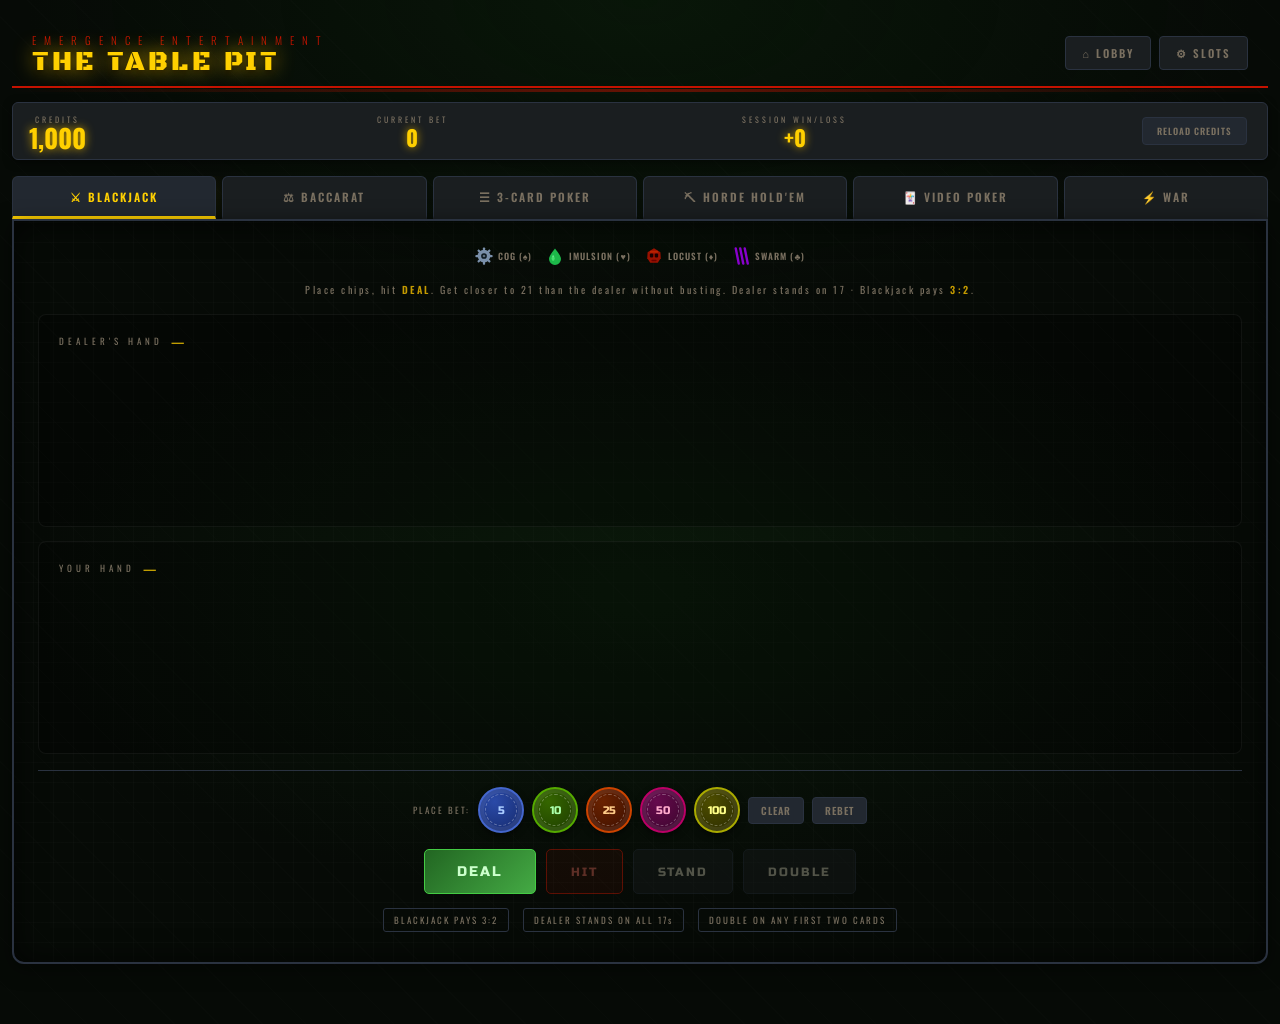
<file: table-games.html>
<!DOCTYPE html>
<html lang="en">
<head>
<meta charset="UTF-8">
<meta name="viewport" content="width=device-width, initial-scale=1.0">
<title>EMERGENCE CASINO | The Table Pit</title>
<!-- Rich link embed -->
<meta property="og:title" content="EMERGENCE CASINO!">
<meta property="og:description" content="🃏">
<meta property="og:image" content="https://gow-casino.pages.dev/gow-casino-banner.png?v=1">
<meta property="og:image:type" content="image/png">
<meta property="og:image:width" content="1200">
<meta property="og:image:height" content="630">
<meta property="og:image:alt" content="EMERGENCE CASINO!">
<meta property="og:url" content="https://gow-casino.pages.dev/table-games.html">
<meta property="og:type" content="website">
<meta name="twitter:card" content="summary_large_image">
<meta name="twitter:title" content="EMERGENCE CASINO!">
<meta name="twitter:description" content="🃏">
<meta name="twitter:image" content="https://gow-casino.pages.dev/gow-casino-banner.png?v=1">
<link rel="icon" type="image/png" sizes="32x32" href="favicon-32x32.png">
<link rel="icon" type="image/png" sizes="16x16" href="favicon-16x16.png">
<link rel="shortcut icon" href="favicon.ico">
<link rel="apple-touch-icon" sizes="180x180" href="apple-touch-icon.png">
<link rel="manifest" href="site.webmanifest">
<meta name="theme-color" content="#c41200">
<link href="./assets/fonts/fonts.css" rel="stylesheet">
<style>
:root {
  --bg: #060a06;
  --felt: #0a1a0a;
  --felt2: #0d1f0d;
  --steel: #1a1e20;
  --steel2: #222830;
  --steel3: #2a3240;
  --crimson: #c41200;
  --crimson2: #ff1a00;
  --crimson-glow: rgba(196,18,0,0.55);
  --gold: #c49a00;
  --gold2: #ffd000;
  --imulsion: #4dff1a;
  --text: #ddd8c0;
  --text-dim: #7a7060;
  --card-w: 104px;
  --card-h: 147px;
  --card-radius: 7px;
}
*{box-sizing:border-box;margin:0;padding:0;}
html,body{width:100%;min-height:100vh;background:var(--bg);font-family:'Russo One',sans-serif;color:var(--text);overflow-x:hidden;}

body {
  background:var(--bg);
  background-image:
    radial-gradient(ellipse 80% 50% at 50% 0%, rgba(10,30,10,0.6) 0%, transparent 60%),
    repeating-linear-gradient(45deg, transparent, transparent 30px, rgba(255,255,255,0.008) 30px, rgba(255,255,255,0.008) 31px);
}

.page-wrap { display:flex; flex-direction:column; align-items:center; padding:20px 12px 60px; min-height:100vh; }

/* HEADER */
.machine-header {
  width:100%; max-width:1460px;
  display:flex; align-items:center; justify-content:space-between;
  padding:10px 20px; margin-bottom:14px;
  border-bottom:2px solid var(--crimson);
  position:relative; flex-wrap:wrap; gap:10px;
}
.machine-header::after {
  content:''; position:absolute; bottom:-6px; left:0; right:0;
  height:3px; background:linear-gradient(90deg,transparent,rgba(196,18,0,0.5),transparent);
}
.header-logo .brand { font-size:11px; letter-spacing:8px; color:var(--crimson); font-family:'Oswald',sans-serif; font-weight:300; text-transform:uppercase; }
.header-logo .title { font-family:'Black Ops One',cursive; font-weight:400; font-size:27px; letter-spacing:3px; color:var(--gold2); text-shadow:0 0 20px var(--gold),0 2px 4px #000; line-height:1; }
.header-nav { display:flex; gap:8px; }
.nav-link {
  display:flex; align-items:center; gap:8px; padding:8px 16px;
  border:1px solid var(--steel3); border-radius:4px; background:var(--steel);
  color:var(--text-dim); text-decoration:none; font-size:11px; letter-spacing:2px;
  transition:all 0.2s; font-family:'Oswald',sans-serif; font-weight:600;
}
.nav-link:hover { border-color:var(--gold); color:var(--gold); background:var(--steel2); }

/* CREDIT BAR */
.credit-bar {
  width:100%; max-width:1460px;
  display:flex; align-items:center; justify-content:space-between;
  padding:10px 20px; background:var(--steel);
  border:1px solid var(--steel3); border-radius:6px;
  margin-bottom:16px; gap:8px; flex-wrap:wrap;
  box-shadow:0 2px 8px rgba(0,0,0,0.5);
}
.credit-item { text-align:center; }
.credit-item-label { font-size:8px; letter-spacing:3px; color:var(--text-dim); font-family:'Oswald',sans-serif; font-weight:400; }
.credit-item-val { font-size:22px; color:var(--gold2); text-shadow:0 0 8px var(--gold); font-family:'Oswald',sans-serif; font-weight:700; line-height:1.1; transition:transform 0.15s; }
.credit-item-val.bump { transform:scale(1.18); }
.credit-item-val.red { color:#ff4444; text-shadow:none; }
.credit-item-val.green { color:var(--imulsion); text-shadow:0 0 8px rgba(77,255,26,0.4); }
.reload-btn {
  padding:6px 14px; background:var(--steel2); border:1px solid var(--steel3); border-radius:4px;
  color:var(--text-dim); font-size:9px; letter-spacing:1px; cursor:pointer; font-family:'Oswald'; font-weight:600;
  transition:all 0.15s;
}
.reload-btn:hover { border-color:var(--crimson); color:var(--crimson2); }

/* GAME NAV */
.game-nav {
  width:100%; max-width:1460px;
  display:flex; gap:6px; margin-bottom:0;
  overflow-x:auto; padding-bottom:0;
}
.game-tab {
  flex:1; min-width:118px; padding:11px 6px; text-align:center;
  background:var(--steel); border:1px solid var(--steel3);
  border-radius:6px 6px 0 0;
  font-size:11.5px; letter-spacing:2px;
  color:var(--text-dim); cursor:pointer;
  transition:all 0.2s; font-family:'Oswald',sans-serif; font-weight:600;
  border-bottom:3px solid transparent;
  white-space:nowrap; user-select:none;
}
.game-tab:hover { background:var(--steel2); color:var(--text); }
.game-tab.active { background:var(--steel2); color:var(--gold2); border-bottom-color:var(--gold2); box-shadow:0 0 20px rgba(196,154,0,0.1); }

/* GAME AREA */
.game-area {
  width:100%; max-width:1460px;
  background:linear-gradient(160deg, var(--felt2) 0%, var(--felt) 100%);
  border:2px solid var(--steel3); border-radius:0 0 12px 12px;
  min-height:520px; padding:26px 24px 30px;
  box-shadow:inset 0 2px 30px rgba(0,0,0,0.7), 0 4px 20px rgba(0,0,0,0.5);
  position:relative;
  background-image:
    radial-gradient(ellipse 70% 60% at 50% 50%, rgba(20,60,20,0.3) 0%, transparent 70%),
    repeating-linear-gradient(0deg, transparent, transparent 19px, rgba(255,255,255,0.015) 19px, rgba(255,255,255,0.015) 20px),
    repeating-linear-gradient(90deg, transparent, transparent 19px, rgba(255,255,255,0.015) 19px, rgba(255,255,255,0.015) 20px);
}
.game-screen { display:none; }
.game-screen.active { display:block; animation:screen-in 0.3s cubic-bezier(0.22,1,0.36,1); }
@keyframes screen-in { from{opacity:0; transform:translateY(8px);} to{opacity:1; transform:translateY(0);} }

.game-help {
  text-align:center; font-size:10px; letter-spacing:2.5px; color:var(--text-dim);
  font-family:'Oswald',sans-serif; font-weight:400; margin-bottom:16px; line-height:1.7;
}
.game-help b { color:var(--gold); font-weight:600; }

/* ======= CARDS ======= */
.card {
  display:inline-flex; flex-direction:column;
  width:var(--card-w); height:var(--card-h);
  border-radius:var(--card-radius);
  background:#f5f0e8;
  border:1.5px solid #ccc;
  box-shadow:2px 3px 8px rgba(0,0,0,0.5), inset 0 1px 0 rgba(255,255,255,0.8);
  position:relative; overflow:hidden; flex-shrink:0;
  cursor:default; user-select:none;
  transition:transform 0.15s, box-shadow 0.15s;
}
.card.deal-anim { animation:deal-in 0.38s cubic-bezier(0.22,1,0.36,1) both; }
@keyframes deal-in {
  0% { transform:translateY(-46px) translateX(30px) rotate(7deg) scale(0.85); opacity:0; }
  100% { transform:translateY(0) translateX(0) rotate(0) scale(1); opacity:1; }
}
.card:hover { transform:translateY(-4px); box-shadow:2px 7px 14px rgba(0,0,0,0.6); }
.card.selected { transform:translateY(-12px); box-shadow:0 0 0 3px var(--gold2), 2px 12px 18px rgba(0,0,0,0.7); }
.card.face-down { background:none; }
.card.win-card { box-shadow:0 0 0 2px var(--gold2), 0 0 18px rgba(255,208,0,0.5), 2px 6px 12px rgba(0,0,0,0.6); }

.card-corner {
  position:absolute; display:flex; flex-direction:column; align-items:center;
  gap:0; line-height:1; z-index:2;
  background:rgba(245,240,232,0.90); border-radius:3px; padding:2px 3px;
  backdrop-filter:blur(2px);
}
.card-corner.tl { top:4px; left:4px; }
.card-corner.br { bottom:4px; right:4px; transform:rotate(180deg); }
.card-value { font-size:13px; font-weight:bold; font-family:'Russo One',sans-serif; line-height:1; }
.card-suit-sm { width:14px; height:14px; }
.card-suit-sm svg { width:100%; height:100%; }

.card-center { flex:1; display:flex; align-items:center; justify-content:center; padding:4px; }
.card-center svg { width:100%; height:100%; max-width:54px; max-height:60px; }

.card-back-design {
  width:100%; height:100%;
  background:linear-gradient(135deg, #1a1a22 0%, #0d0d14 100%);
  display:flex; align-items:center; justify-content:center;
  border-radius:5px;
}
.card-back-design svg { width:78%; height:78%; }

.face-portrait-area {
  position:absolute; inset:0;
  border-radius:calc(var(--card-radius) - 1px);
  overflow:hidden; background:#0a0a10; z-index:0;
}
.face-portrait-area img { width:100%; height:100%; object-fit:cover; object-position:center 10%; display:block; }
.face-portrait-area.ace-scene img { object-fit:contain; object-position:center center; background:#050510; }
.face-portrait-name {
  position:absolute; bottom:0; left:0; right:0;
  background:linear-gradient(transparent, rgba(0,0,0,0.92) 40%);
  font-size:6px; font-family:'Russo One',sans-serif; text-align:center;
  padding:14px 3px 3px; letter-spacing:0.4px; text-transform:uppercase;
  white-space:nowrap; overflow:hidden; text-overflow:ellipsis; pointer-events:none;
}

.card-row { display:flex; gap:10px; align-items:flex-end; flex-wrap:wrap; min-height:var(--card-h); }
.card-row.centered { justify-content:center; }

.card-slot {
  width:var(--card-w); height:var(--card-h); border-radius:var(--card-radius);
  border:1.5px dashed rgba(255,255,255,0.13);
  display:flex; align-items:center; justify-content:center;
  font-size:9px; color:rgba(255,255,255,0.15); letter-spacing:2px; font-family:'Oswald';
}

/* HAND ZONE */
.hand-zone {
  padding:16px 20px; border-radius:8px; margin-bottom:14px;
  background:rgba(0,0,0,0.25);
  border:1px solid rgba(255,255,255,0.05);
}
.hand-label {
  font-size:9px; letter-spacing:4px; color:var(--text-dim);
  font-family:'Oswald',sans-serif; font-weight:400;
  margin-bottom:12px; text-transform:uppercase;
  display:flex; align-items:center; gap:8px;
}
.hand-label span.score { color:var(--gold2); font-size:13px; }
.hand-label span.handname { color:var(--imulsion); font-size:11px; letter-spacing:2px; }

/* BUTTONS */
.bj-actions { display:flex; gap:10px; flex-wrap:wrap; margin-top:16px; justify-content:center; }
.bj-btn {
  padding:11px 24px;
  border:1px solid var(--steel3); border-radius:5px;
  background:var(--steel); color:var(--text);
  font-family:'Russo One',sans-serif; font-size:12px;
  letter-spacing:2px; cursor:pointer;
  transition:all 0.15s;
}
.bj-btn:hover:not(:disabled) { background:var(--steel2); border-color:var(--gold); color:var(--gold); }
.bj-btn:disabled { opacity:0.35; cursor:not-allowed; }
.bj-btn.primary { background:rgba(196,18,0,0.2); border-color:var(--crimson2); color:#ff7060; }
.bj-btn.primary:hover:not(:disabled) { background:rgba(196,18,0,0.35); color:#ff9080; }
.bj-btn.deal-btn { background:linear-gradient(135deg, #226622, #44aa44); border-color:#44cc44; color:#ccffcc; font-size:14px; padding:13px 32px; }
.bj-btn.deal-btn:hover:not(:disabled) { filter:brightness(1.15); }
.bj-btn.fold-btn { background:rgba(120,120,120,0.12); border-color:#555; color:#aaa; }
.bj-btn.fold-btn:hover:not(:disabled) { border-color:#888; color:#ccc; }

.result-banner {
  padding:12px 20px; border-radius:6px; margin-bottom:12px;
  font-size:20px; letter-spacing:4px; text-align:center;
  font-family:'Oswald',sans-serif; font-weight:700;
  display:none;
}
.result-banner.active { display:block; animation:result-pop 0.35s cubic-bezier(0.22,1,0.36,1); }
@keyframes result-pop { from{transform:scale(0.8);opacity:0;} to{transform:scale(1);opacity:1;} }
.result-banner.win { background:rgba(68,170,68,0.2); border:1px solid #44aa44; color:#88ff88; }
.result-banner.lose { background:rgba(170,30,30,0.2); border:1px solid #aa3333; color:#ff8888; }
.result-banner.push { background:rgba(100,100,100,0.2); border:1px solid #777; color:#ccc; }
.result-banner.bj { background:rgba(196,154,0,0.2); border:1px solid var(--gold2); color:var(--gold2); }

/* BET CONTROLS */
.bet-row { display:flex; align-items:center; gap:8px; flex-wrap:wrap; margin-bottom:14px; justify-content:center; }
.bet-row label { font-size:9px; letter-spacing:2px; color:var(--text-dim); font-family:'Oswald'; }
.chip-btn {
  border-radius:50%; width:46px; height:46px;
  border:2px solid; font-family:'Russo One'; font-size:11px;
  cursor:pointer; transition:all 0.15s;
  display:flex; align-items:center; justify-content:center;
  position:relative;
  box-shadow:0 3px 6px rgba(0,0,0,0.5), inset 0 0 0 4px rgba(255,255,255,0.07);
}
.chip-btn::before {
  content:''; position:absolute; inset:5px; border-radius:50%;
  border:1.5px dashed rgba(255,255,255,0.3);
}
.chip-btn:hover:not(:disabled) { transform:scale(1.12) translateY(-2px); filter:brightness(1.25); }
.chip-btn:active:not(:disabled) { transform:scale(1.02); }
.chip-btn:disabled { opacity:0.35; cursor:not-allowed; transform:none; }
.chip-5 { background:radial-gradient(circle at 35% 30%, #2a4aa8, #15296a); border-color:#4466cc; color:#aaccff; }
.chip-10 { background:radial-gradient(circle at 35% 30%, #356600, #1c3a00); border-color:#55aa00; color:#aaffaa; }
.chip-25 { background:radial-gradient(circle at 35% 30%, #6a2200, #3a0e00); border-color:#cc4400; color:#ffcc88; }
.chip-50 { background:radial-gradient(circle at 35% 30%, #660a4d, #38052a); border-color:#bb0066; color:#ffaacc; }
.chip-100 { background:radial-gradient(circle at 35% 30%, #4d4d00, #292900); border-color:#aaaa00; color:#ffff88; }
.clear-bet-btn {
  padding:5px 12px; background:var(--steel2); border:1px solid var(--steel3);
  border-radius:4px; color:var(--text-dim); font-size:10px;
  cursor:pointer; font-family:'Oswald'; font-weight:600; letter-spacing:1px;
  transition:all 0.15s;
}
.clear-bet-btn:hover:not(:disabled) { border-color:var(--crimson); color:var(--crimson2); }
.clear-bet-btn:disabled { opacity:0.35; cursor:not-allowed; }

/* BACCARAT BET SPOTS */
.bac-spots { display:flex; gap:12px; justify-content:center; margin-bottom:18px; flex-wrap:wrap; }
.bac-spot {
  min-width:150px; padding:12px 18px; text-align:center; cursor:pointer;
  border-radius:50px; border:2px solid rgba(255,255,255,0.12);
  background:rgba(0,0,0,0.3);
  transition:all 0.18s; user-select:none;
}
.bac-spot .spot-name { font-size:14px; letter-spacing:3px; }
.bac-spot .spot-pays { font-size:8px; letter-spacing:2px; color:var(--text-dim); font-family:'Oswald'; margin-top:3px; }
.bac-spot .spot-amt { font-size:15px; color:var(--gold2); font-family:'Oswald'; font-weight:700; margin-top:4px; min-height:20px; }
.bac-spot.player .spot-name { color:#7ab0e0; }
.bac-spot.tie .spot-name { color:#d0cf60; }
.bac-spot.banker .spot-name { color:#e08070; }
.bac-spot:hover { border-color:rgba(255,255,255,0.3); }
.bac-spot.selected.player { border-color:#4488cc; box-shadow:0 0 20px rgba(60,130,200,0.25); background:rgba(30,70,120,0.18); }
.bac-spot.selected.tie { border-color:#cccc44; box-shadow:0 0 20px rgba(200,200,60,0.22); background:rgba(110,110,20,0.15); }
.bac-spot.selected.banker { border-color:#cc5544; box-shadow:0 0 20px rgba(200,80,60,0.25); background:rgba(120,40,30,0.18); }
.bac-table { display:flex; gap:24px; justify-content:center; flex-wrap:wrap; }
.bac-side { flex:1; min-width:280px; max-width:620px; }
.bac-total {
  font-size:30px; font-family:'Oswald'; font-weight:700; color:var(--gold2);
  text-shadow:0 0 10px var(--gold); text-align:center; min-height:42px;
}

/* HOLD'EM */
.holdem-board { display:flex; flex-direction:column; gap:8px; }
.pot-display {
  display:flex; gap:18px; justify-content:center; margin-bottom:8px;
  font-size:10px; letter-spacing:2px; font-family:'Oswald'; color:var(--text-dim);
}
.pot-display b { color:var(--gold2); font-weight:700; font-size:13px; margin-left:5px; }

/* WAR */
.war-area { display:flex; flex-direction:column; align-items:center; gap:20px; padding:8px; }
.war-vs { display:flex; align-items:center; gap:30px; justify-content:center; flex-wrap:wrap; }
.war-player-area, .war-dealer-area { display:flex; flex-direction:column; align-items:center; gap:10px; }
.war-area-label { font-size:9px; letter-spacing:3px; color:var(--text-dim); font-family:'Oswald'; }
.war-score { font-size:24px; font-family:'Oswald'; font-weight:700; color:var(--gold2); text-shadow:0 0 8px var(--gold); }
.war-vs-badge {
  font-size:28px; font-family:'Black Ops One',cursive; color:var(--crimson2);
  text-shadow:0 0 15px var(--crimson-glow);
  animation:vs-pulse 2s ease-in-out infinite;
}
@keyframes vs-pulse { 0%,100%{opacity:0.7;} 50%{opacity:1;} }

/* POKER */
.poker-hand-area { display:flex; flex-direction:column; align-items:center; gap:14px; padding:8px; }
.poker-cards { display:flex; gap:10px; justify-content:center; flex-wrap:wrap; }
.poker-card-wrap { display:flex; flex-direction:column; align-items:center; gap:4px; }
.hold-btn {
  padding:4px 10px; font-size:9px; letter-spacing:2px;
  border:1px solid var(--steel3); border-radius:3px;
  background:var(--steel); color:var(--text-dim);
  cursor:pointer; font-family:'Oswald'; font-weight:600;
  transition:all 0.15s;
}
.hold-btn.held { background:rgba(77,255,26,0.15); border-color:var(--imulsion); color:var(--imulsion); }
.hold-btn:disabled { opacity:0.4; cursor:not-allowed; }
.poker-result {
  font-size:18px; letter-spacing:4px; color:var(--gold2);
  font-family:'Oswald'; font-weight:700;
  text-shadow:0 0 10px var(--gold); min-height:28px; text-align:center;
}
.poker-paytable {
  display:grid; grid-template-columns:1fr auto; gap:3px 16px; font-size:10px;
  font-family:'Oswald'; font-weight:400;
  background:rgba(0,0,0,0.3); padding:12px 16px;
  border-radius:6px; border:1px solid var(--steel3); min-width:240px;
}
.poker-paytable .hand-name { color:var(--text-dim); }
.poker-paytable .hand-pay { color:var(--gold); text-align:right; }
.poker-paytable .active-hand { color:var(--gold2); font-weight:700; }
.poker-paytable .active-hand + .hand-pay { color:var(--gold2); font-weight:700; }

/* MISC */
.info-bar {
  display:flex; justify-content:center; gap:14px; flex-wrap:wrap;
  font-size:9px; letter-spacing:2px; color:var(--text-dim);
  font-family:'Oswald'; margin-top:14px;
}
.info-bar span { padding:4px 10px; border:1px solid var(--steel3); border-radius:3px; }
.divider { width:100%; border:none; border-top:1px solid var(--steel3); margin:16px 0; }
.suit-legend { display:flex; gap:14px; align-items:center; justify-content:center; margin-bottom:16px; flex-wrap:wrap; }
.suit-legend-item {
  display:flex; align-items:center; gap:5px;
  font-size:9px; letter-spacing:1px; color:var(--text-dim);
  font-family:'Oswald'; font-weight:600;
}
.suit-legend-item svg { width:18px; height:18px; }

/* TOAST */
#toast {
  position:fixed; bottom:26px; left:50%; transform:translateX(-50%) translateY(20px);
  background:rgba(10,12,14,0.95); border:1px solid var(--gold); border-radius:6px;
  padding:11px 26px; color:var(--gold2); font-size:12px; letter-spacing:2px;
  font-family:'Oswald'; font-weight:600; z-index:2000; pointer-events:none;
  opacity:0; transition:opacity 0.25s, transform 0.25s;
  box-shadow:0 8px 24px rgba(0,0,0,0.7);
}
#toast.show { opacity:1; transform:translateX(-50%) translateY(0); }
#toast.error { border-color:var(--crimson2); color:#ff8877; }

::-webkit-scrollbar{width:4px;height:4px;}
::-webkit-scrollbar-track{background:var(--steel);}
::-webkit-scrollbar-thumb{background:var(--steel3);border-radius:2px;}

@media(max-width:640px){
  :root { --card-w:66px; --card-h:94px; }
  .game-area { padding:18px 10px 24px; }
}
</style>
</head>
<body>
<div class="page-wrap">

  <!-- HEADER -->
  <div class="machine-header">
    <div class="header-logo">
      <span class="brand">Emergence Entertainment</span><br>
      <span class="title">THE TABLE PIT</span>
    </div>
    <div class="header-nav">
      <a href="index.html" class="nav-link">⌂ LOBBY</a>
      <a href="slot-machine.html" class="nav-link">⚙ SLOTS</a>
    </div>
  </div>

  <!-- CREDIT BAR -->
  <div class="credit-bar">
    <div class="credit-item">
      <div class="credit-item-label">CREDITS</div>
      <div class="credit-item-val" id="creditsDisplay">1000</div>
    </div>
    <div class="credit-item">
      <div class="credit-item-label">CURRENT BET</div>
      <div class="credit-item-val" id="currentBetDisplay">0</div>
    </div>
    <div class="credit-item">
      <div class="credit-item-label">SESSION WIN/LOSS</div>
      <div class="credit-item-val" id="sessionWL">+0</div>
    </div>
    <button class="reload-btn" onclick="resetCredits()">RELOAD CREDITS</button>
  </div>

  <!-- GAME NAV -->
  <div class="game-nav" id="gameNav">
    <div class="game-tab" data-game="blackjack">⚔ BLACKJACK</div>
    <div class="game-tab" data-game="baccarat">⚖ BACCARAT</div>
    <div class="game-tab" data-game="threecard">☰ 3-CARD POKER</div>
    <div class="game-tab" data-game="holdem">⛏ HORDE HOLD'EM</div>
    <div class="game-tab" data-game="poker">🃏 VIDEO POKER</div>
    <div class="game-tab" data-game="war">⚡ WAR</div>
  </div>

  <!-- GAME AREA -->
  <div class="game-area">

    <div class="suit-legend" id="suitLegend"></div>

    <!-- ===== BLACKJACK ===== -->
    <div class="game-screen" id="screen-blackjack">
      <div class="game-help">Place chips, hit <b>DEAL</b>. Get closer to 21 than the dealer without busting. Dealer stands on 17 · Blackjack pays <b>3:2</b>.</div>
      <div class="result-banner" id="bjResult"></div>

      <div class="hand-zone">
        <div class="hand-label">DEALER'S HAND <span class="score" id="dealerScore">—</span></div>
        <div class="card-row centered" id="bjDealer"></div>
      </div>

      <div class="hand-zone">
        <div class="hand-label">YOUR HAND <span class="score" id="playerScore">—</span></div>
        <div class="card-row centered" id="bjPlayer"></div>
      </div>

      <hr class="divider">

      <div class="bet-row">
        <label>PLACE BET:</label>
        <button class="chip-btn chip-5"  onclick="addBet(5)">5</button>
        <button class="chip-btn chip-10" onclick="addBet(10)">10</button>
        <button class="chip-btn chip-25" onclick="addBet(25)">25</button>
        <button class="chip-btn chip-50" onclick="addBet(50)">50</button>
        <button class="chip-btn chip-100" onclick="addBet(100)">100</button>
        <button class="clear-bet-btn" onclick="clearBet()">CLEAR</button>
        <button class="clear-bet-btn" onclick="rebet()">REBET</button>
      </div>

      <div class="bj-actions">
        <button class="bj-btn deal-btn" id="bjDeal" onclick="bjDeal()">DEAL</button>
        <button class="bj-btn primary" id="bjHit" onclick="bjHit()" disabled>HIT</button>
        <button class="bj-btn" id="bjStand" onclick="bjStand()" disabled>STAND</button>
        <button class="bj-btn" id="bjDouble" onclick="bjDouble()" disabled>DOUBLE</button>
      </div>

      <div class="info-bar">
        <span>BLACKJACK PAYS 3:2</span>
        <span>DEALER STANDS ON ALL 17s</span>
        <span>DOUBLE ON ANY FIRST TWO CARDS</span>
      </div>
    </div>

    <!-- ===== BACCARAT ===== -->
    <div class="game-screen" id="screen-baccarat">
      <div class="game-help">Pick a side — <b>COG (Player)</b>, <b>Locust (Banker)</b> or <b>Tie</b> — place chips and deal. Closest to 9 wins. Tens count zero.</div>
      <div class="result-banner" id="bacResult"></div>

      <div class="bac-spots">
        <div class="bac-spot player" id="spotPlayer" onclick="bacSelect('player')">
          <div class="spot-name">COG · PLAYER</div>
          <div class="spot-pays">PAYS 1:1</div>
          <div class="spot-amt" id="amtPlayer"></div>
        </div>
        <div class="bac-spot tie" id="spotTie" onclick="bacSelect('tie')">
          <div class="spot-name">TIE</div>
          <div class="spot-pays">PAYS 8:1</div>
          <div class="spot-amt" id="amtTie"></div>
        </div>
        <div class="bac-spot banker" id="spotBanker" onclick="bacSelect('banker')">
          <div class="spot-name">LOCUST · BANKER</div>
          <div class="spot-pays">PAYS 0.95:1</div>
          <div class="spot-amt" id="amtBanker"></div>
        </div>
      </div>

      <div class="bac-table">
        <div class="bac-side hand-zone">
          <div class="hand-label">COG — PLAYER</div>
          <div class="card-row centered" id="bacPlayerCards"></div>
          <div class="bac-total" id="bacPlayerTotal"></div>
        </div>
        <div class="bac-side hand-zone">
          <div class="hand-label">LOCUST — BANKER</div>
          <div class="card-row centered" id="bacBankerCards"></div>
          <div class="bac-total" id="bacBankerTotal"></div>
        </div>
      </div>

      <div class="bet-row">
        <label>BET:</label>
        <button class="chip-btn chip-5"  onclick="addBet(5)">5</button>
        <button class="chip-btn chip-10" onclick="addBet(10)">10</button>
        <button class="chip-btn chip-25" onclick="addBet(25)">25</button>
        <button class="chip-btn chip-50" onclick="addBet(50)">50</button>
        <button class="chip-btn chip-100" onclick="addBet(100)">100</button>
        <button class="clear-bet-btn" onclick="clearBet()">CLEAR</button>
      </div>

      <div class="bj-actions">
        <button class="bj-btn deal-btn" id="bacDealBtn" onclick="bacDeal()">DEAL</button>
      </div>

      <div class="info-bar">
        <span>A=1 · 2-9 FACE VALUE · 10/J/Q/K=0</span>
        <span>TOTALS COUNT MOD 10</span>
        <span>STANDARD THIRD-CARD RULES</span>
      </div>
    </div>

    <!-- ===== THREE CARD POKER ===== -->
    <div class="game-screen" id="screen-threecard">
      <div class="game-help">Ante up and deal three cards each. Then <b>PLAY</b> (matches your ante) or <b>FOLD</b>. Dealer qualifies with <b>Queen-high</b>. Straight or better earns the <b>Ante Bonus</b> — win or lose.</div>
      <div class="result-banner" id="tcResult"></div>

      <div class="hand-zone">
        <div class="hand-label">DEALER <span class="handname" id="tcDealerName"></span></div>
        <div class="card-row centered" id="tcDealerCards"></div>
      </div>

      <div class="hand-zone">
        <div class="hand-label">YOUR SQUAD <span class="handname" id="tcPlayerName"></span></div>
        <div class="card-row centered" id="tcPlayerCards"></div>
      </div>

      <div class="pot-display">
        <span>ANTE<b id="tcAnteDisp">0</b></span>
        <span>PLAY<b id="tcPlayDisp">0</b></span>
      </div>

      <div class="bet-row" id="tcBetRow">
        <label>ANTE:</label>
        <button class="chip-btn chip-5"  onclick="addBet(5)">5</button>
        <button class="chip-btn chip-10" onclick="addBet(10)">10</button>
        <button class="chip-btn chip-25" onclick="addBet(25)">25</button>
        <button class="chip-btn chip-50" onclick="addBet(50)">50</button>
        <button class="chip-btn chip-100" onclick="addBet(100)">100</button>
        <button class="clear-bet-btn" onclick="clearBet()">CLEAR</button>
      </div>

      <div class="bj-actions">
        <button class="bj-btn deal-btn" id="tcDealBtn" onclick="tcDeal()">DEAL</button>
        <button class="bj-btn primary" id="tcPlayBtn" onclick="tcPlay()" disabled>PLAY (MATCH ANTE)</button>
        <button class="bj-btn fold-btn" id="tcFoldBtn" onclick="tcFold()" disabled>FOLD</button>
      </div>

      <div class="info-bar">
        <span>ANTE BONUS: STRAIGHT 1:1 · TRIPS 4:1 · STR. FLUSH 5:1</span>
        <span>DEALER QUALIFIES: Q-HIGH OR BETTER</span>
      </div>
    </div>

    <!-- ===== HORDE HOLD'EM ===== -->
    <div class="game-screen" id="screen-holdem">
      <div class="game-help">Ante and deal: two hole cards plus the flop. <b>CALL (2× ante)</b> to see turn &amp; river, or <b>FOLD</b>. Best five-card hand takes it — win pays <b>1:1</b> on ante and call.</div>
      <div class="result-banner" id="heResult"></div>

      <div class="holdem-board">
        <div class="hand-zone">
          <div class="hand-label">DEALER <span class="handname" id="heDealerName"></span></div>
          <div class="card-row centered" id="heDealerCards"></div>
        </div>

        <div class="hand-zone" style="background:rgba(20,50,15,0.28);">
          <div class="hand-label">COMMUNITY — THE FRONT LINE</div>
          <div class="card-row centered" id="heBoardCards"></div>
        </div>

        <div class="hand-zone">
          <div class="hand-label">YOUR HOLE CARDS <span class="handname" id="hePlayerName"></span></div>
          <div class="card-row centered" id="hePlayerCards"></div>
        </div>
      </div>

      <div class="pot-display">
        <span>ANTE<b id="heAnteDisp">0</b></span>
        <span>CALL<b id="heCallDisp">0</b></span>
      </div>

      <div class="bet-row">
        <label>ANTE:</label>
        <button class="chip-btn chip-5"  onclick="addBet(5)">5</button>
        <button class="chip-btn chip-10" onclick="addBet(10)">10</button>
        <button class="chip-btn chip-25" onclick="addBet(25)">25</button>
        <button class="chip-btn chip-50" onclick="addBet(50)">50</button>
        <button class="chip-btn chip-100" onclick="addBet(100)">100</button>
        <button class="clear-bet-btn" onclick="clearBet()">CLEAR</button>
      </div>

      <div class="bj-actions">
        <button class="bj-btn deal-btn" id="heDealBtn" onclick="heDeal()">DEAL</button>
        <button class="bj-btn primary" id="heCallBtn" onclick="heCall()" disabled>CALL 2× ANTE</button>
        <button class="bj-btn fold-btn" id="heFoldBtn" onclick="heFold()" disabled>FOLD</button>
      </div>

      <div class="info-bar">
        <span>BEST 5 OF 7 CARDS</span>
        <span>WIN PAYS 1:1 ON ANTE + CALL</span>
        <span>TIE IS A PUSH</span>
      </div>
    </div>

    <!-- ===== VIDEO POKER ===== -->
    <div class="game-screen" id="screen-poker">
      <div class="game-help"><b>Jacks or Better.</b> Bet, deal five, hold what you like, draw the rest. Pairs of Jacks or better pay out.</div>

      <div class="poker-hand-area">
        <div class="poker-cards" id="pokerCards"></div>

        <div class="poker-result" id="pokerResult">— PLACE BET AND DEAL —</div>

        <div class="bet-row">
          <label>BET:</label>
          <button class="chip-btn chip-5"  onclick="addBet(5)">5</button>
          <button class="chip-btn chip-10" onclick="addBet(10)">10</button>
          <button class="chip-btn chip-25" onclick="addBet(25)">25</button>
          <button class="chip-btn chip-50" onclick="addBet(50)">50</button>
          <button class="chip-btn chip-100" onclick="addBet(100)">100</button>
          <button class="clear-bet-btn" onclick="clearBet()">CLEAR</button>
        </div>

        <div class="bj-actions">
          <button class="bj-btn deal-btn" id="pokerDeal" onclick="pokerDeal()">DEAL</button>
          <button class="bj-btn primary" id="pokerDraw" onclick="pokerDraw()" disabled>DRAW</button>
        </div>

        <div class="poker-paytable" id="pokerPaytable"></div>
      </div>
    </div>

    <!-- ===== WAR ===== -->
    <div class="game-screen" id="screen-war">
      <div class="game-help">High card wins, simple as a Gnasher. Tie? Burn cards and <b>RAISE THE STAKES</b> to go to war.</div>
      <div class="war-area">
        <div class="war-vs">
          <div class="war-dealer-area">
            <div class="war-area-label">DEALER</div>
            <div id="warDealerCard"></div>
            <div class="war-score" id="warDealerScore">0</div>
          </div>
          <div style="display:flex;flex-direction:column;align-items:center;gap:8px;">
            <div class="war-vs-badge">VS</div>
            <div id="warResult" style="font-size:13px;letter-spacing:3px;font-family:'Oswald';font-weight:700;color:var(--gold2);min-height:20px;text-align:center;"></div>
          </div>
          <div class="war-player-area">
            <div class="war-area-label">YOU</div>
            <div id="warPlayerCard"></div>
            <div class="war-score" id="warPlayerScore">0</div>
          </div>
        </div>

        <div class="bet-row">
          <label>BET:</label>
          <button class="chip-btn chip-5"  onclick="addBet(5)">5</button>
          <button class="chip-btn chip-10" onclick="addBet(10)">10</button>
          <button class="chip-btn chip-25" onclick="addBet(25)">25</button>
          <button class="chip-btn chip-50" onclick="addBet(50)">50</button>
          <button class="chip-btn chip-100" onclick="addBet(100)">100</button>
          <button class="clear-bet-btn" onclick="clearBet()">CLEAR</button>
        </div>

        <div class="bj-actions">
          <button class="bj-btn deal-btn" id="warBattle" onclick="warBattle()">GO TO WAR!</button>
          <button class="bj-btn primary" id="warWarBtn" onclick="warWar()" disabled style="display:none">RAISE THE STAKES!</button>
        </div>

        <div class="info-bar">
          <span>WIN: 1:1</span>
          <span id="warPileInfo">CARDS REMAINING: 52</span>
          <span>TIE → RAISE BET TO CONTINUE</span>
        </div>
      </div>
    </div>

  </div><!-- game-area -->
</div><!-- page-wrap -->

<div id="toast"></div>

<script>
// ======= SUIT SVGS =======
function cogSVG(sz=20) {
  return `<svg width="${sz}" height="${sz}" viewBox="0 0 24 24" xmlns="http://www.w3.org/2000/svg">
    <g fill="#7a8faa">
      <circle cx="12" cy="12" r="8.5"/>
      <rect x="10.5" y="0.5" width="3" height="5.5" rx="1"/><rect x="10.5" y="18" width="3" height="5.5" rx="1"/>
      <rect x="0.5" y="10.5" width="5.5" height="3" rx="1"/><rect x="18" y="10.5" width="5.5" height="3" rx="1"/>
      <rect transform="rotate(45 12 12)" x="10.5" y="0.5" width="3" height="5.5" rx="1"/>
      <rect transform="rotate(45 12 12)" x="10.5" y="18" width="3" height="5.5" rx="1"/>
      <rect transform="rotate(45 12 12)" x="0.5" y="10.5" width="5.5" height="3" rx="1"/>
      <rect transform="rotate(45 12 12)" x="18" y="10.5" width="5.5" height="3" rx="1"/>
    </g>
    <circle cx="12" cy="12" r="3.8" fill="#0d1820"/><circle cx="12" cy="12" r="1.8" fill="#5a6a7a"/>
  </svg>`;
}
function imulsionSVG(sz=20) {
  return `<svg width="${sz}" height="${sz}" viewBox="0 0 24 24" xmlns="http://www.w3.org/2000/svg">
    <path d="M12,2 C9,6 4,12 4,16 A8,8 0 0 0 20,16 C20,12 15,6 12,2 Z" fill="#1db84a"/>
    <ellipse cx="9.5" cy="15" rx="2" ry="3.5" fill="#66ff88" opacity="0.55"/>
    <ellipse cx="9.5" cy="12" rx="1" ry="1.5" fill="#aaffcc" opacity="0.4"/>
  </svg>`;
}
function locustSVG(sz=20) {
  return `<svg width="${sz}" height="${sz}" viewBox="0 0 24 24" xmlns="http://www.w3.org/2000/svg">
    <path d="M12,1.5 L20.5,7 L21,15 L17,21 L7,21 L3,15 L3.5,7 Z" fill="#991100"/>
    <rect x="6.5" y="8.5" width="4.5" height="5.5" rx="1.5" fill="#1a0000"/>
    <rect x="13" y="8.5" width="4.5" height="5.5" rx="1.5" fill="#1a0000"/>
    <rect x="8.5" y="17" width="7" height="2" rx="1" fill="#660000"/>
    <rect x="6.5" y="5" width="11" height="2.5" rx="1" fill="#bb2200"/>
  </svg>`;
}
function swarmSVG(sz=20) {
  return `<svg width="${sz}" height="${sz}" viewBox="0 0 24 24" xmlns="http://www.w3.org/2000/svg">
    <line x1="5"  y1="2" x2="9"  y2="22" stroke="#8800cc" stroke-width="3.2" stroke-linecap="round"/>
    <line x1="11" y1="2" x2="15" y2="22" stroke="#8800cc" stroke-width="3.2" stroke-linecap="round"/>
    <line x1="17" y1="2" x2="21" y2="22" stroke="#8800cc" stroke-width="3.2" stroke-linecap="round"/>
  </svg>`;
}

document.getElementById('suitLegend').innerHTML = [
  [cogSVG(18), 'COG (♠)'],
  [imulsionSVG(18), 'IMULSION (♥)'],
  [locustSVG(18), 'LOCUST (♦)'],
  [swarmSVG(18), 'SWARM (♣)'],
].map(([svg,label]) => `<div class="suit-legend-item">${svg} ${label}</div>`).join('');

// ======= DECK =======
const SUITS = ['cog','imulsion','locust','swarm'];
const VALUES = ['A','2','3','4','5','6','7','8','9','10','J','Q','K'];
const RANK = v => v==='A' ? 14 : (v==='K' ? 13 : v==='Q' ? 12 : v==='J' ? 11 : parseInt(v)); // ace high

function suitSVG(suit, sz) {
  return suit==='cog'?cogSVG(sz):suit==='imulsion'?imulsionSVG(sz):suit==='locust'?locustSVG(sz):suit==='swarm'?swarmSVG(sz):'';
}
function suitColor(suit) {
  return suit==='cog'?'#4a6070':suit==='imulsion'?'#1aaa44':suit==='locust'?'#bb1500':suit==='swarm'?'#8800cc':'#333';
}
function createDeck() {
  const deck = [];
  SUITS.forEach(s => VALUES.forEach(v => deck.push({suit:s, value:v})));
  for (let i = deck.length-1; i > 0; i--) {
    const j = Math.floor(Math.random()*(i+1));
    [deck[i],deck[j]] = [deck[j],deck[i]];
  }
  return deck;
}

// ======= FACE CARD ART =======
const CARD_CHAR_IMGS = {
  'Marcus':'./images/marcus.png','Dom':'./images/dom.jpg','Locust Drone':'./images/drone.png','Swarm Drone':'./images/swarm-drone.png',
  'Anya':'./images/anya.png','Kait':'./images/kait.png','Myrrah':'./images/myrrah.png','Reyna':'./images/reyna.png',
  'Hoffman':'./images/hoffman.jpg','Adam':'./images/adam.jpg','RAAM':'./images/raam.jpeg','Warden':'./images/warden.jpg',
  'OMEN':'./images/omen.png','SOURCE':'./images/imulsion.jpeg','E-HOLE':'./images/ehole.jpg','SWARM':'./images/swarm-emblem.png',
};
function getCharName(suit, value) {
  const map = {
    J: { cog:'Marcus',  imulsion:'Dom',    locust:'Locust Drone', swarm:'Swarm Drone' },
    Q: { cog:'Anya',    imulsion:'Kait',   locust:'Myrrah',       swarm:'Reyna'       },
    K: { cog:'Hoffman', imulsion:'Adam',   locust:'RAAM',         swarm:'Warden'      },
    A: { cog:'OMEN',    imulsion:'SOURCE', locust:'E-HOLE',       swarm:'SWARM'       },
  };
  return (map[value]||{})[suit] || '';
}

// ======= RENDER CARD =======
function renderCard(card, faceDown=false, animate=true) {
  const el = document.createElement('div');
  el.className = `card suit-${card.suit}` + (animate ? ' deal-anim' : '');
  el.dataset.suit = card.suit;
  el.dataset.value = card.value;

  if (faceDown) {
    el.classList.add('face-down');
    el.innerHTML = `<div class="card-back-design">${cardBackSVG()}</div>`;
    return el;
  }

  const col = suitColor(card.suit);
  const isFace = ['J','Q','K','A'].includes(card.value);
  const suitSmSVG = suitSVG(card.suit, 14);
  const corners = `
    <div class="card-corner tl">
      <span class="card-value" style="color:${col}">${card.value}</span>
      <span class="card-suit-sm">${suitSmSVG}</span>
    </div>
    <div class="card-corner br">
      <span class="card-value" style="color:${col}">${card.value}</span>
      <span class="card-suit-sm">${suitSmSVG}</span>
    </div>`;

  if (isFace) {
    const charName = getCharName(card.suit, card.value);
    const url = CARD_CHAR_IMGS[charName] || '';
    const isAce = card.value === 'A';
    el.innerHTML = `
      ${corners}
      <div class="face-portrait-area${isAce ? ' ace-scene' : ''}">
        <img src="${url}" alt="${charName}">
        <div class="face-portrait-name" style="color:${col}">${charName}</div>
      </div>`;
  } else {
    el.innerHTML = `${corners}<div class="card-center">${renderPips(card.suit, card.value)}</div>`;
  }
  return el;
}

function renderSlot(label='') {
  const el = document.createElement('div');
  el.className = 'card-slot';
  el.textContent = label;
  return el;
}

function renderPips(suit, value) {
  const n = parseInt(value) || (value === 'A' ? 1 : 0);
  if (n === 0) return '';
  const sz = n <= 2 ? 17 : n <= 4 ? 14 : n <= 6 ? 12 : 10;
  const scale = sz / 24;
  const layouts = {
    1:[[50,50]], 2:[[50,20],[50,80]], 3:[[50,16],[50,50],[50,84]],
    4:[[27,20],[73,20],[27,80],[73,80]],
    5:[[27,18],[73,18],[50,50],[27,82],[73,82]],
    6:[[27,16],[73,16],[27,50],[73,50],[27,84],[73,84]],
    7:[[27,14],[73,14],[50,30],[27,48],[73,48],[27,78],[73,78]],
    8:[[27,13],[73,13],[50,28],[27,45],[73,45],[50,62],[27,79],[73,79]],
    9:[[27,12],[73,12],[27,31],[73,31],[50,50],[27,69],[73,69],[27,88],[73,88]],
    10:[[27,11],[73,11],[50,26],[27,41],[73,41],[27,59],[73,59],[50,74],[27,89],[73,89]],
  };
  const positions = layouts[n] || layouts[4];
  const inner = suitSVG(suit, 24).replace(/<svg[^>]*>/,'').replace('</svg>','');
  return `<svg viewBox="0 0 54 60" xmlns="http://www.w3.org/2000/svg">
    ${positions.map(([px,py]) => {
      const cx = px/100*54, cy = py/100*60;
      return `<g transform="translate(${cx},${cy}) scale(${scale}) translate(-12,-12)">${inner}</g>`;
    }).join('')}
  </svg>`;
}

function cardBackSVG() {
  return `<svg viewBox="0 0 54 74" xmlns="http://www.w3.org/2000/svg">
    <rect width="54" height="74" rx="4" fill="#0d0d18"/>
    <rect x="4" y="4" width="46" height="66" rx="3" fill="none" stroke="#cc0000" stroke-width="1.5"/>
    <rect x="8" y="8" width="38" height="58" rx="2" fill="none" stroke="#440000" stroke-width="1"/>
    <g transform="translate(27,37)">
      <circle r="12" fill="none" stroke="#aa0000" stroke-width="1.5"/>
      <circle r="6" fill="#aa0000" stroke="#cc0000" stroke-width="1"/>
      <circle r="3" fill="#660000"/>
      <rect x="-2" y="-16" width="4" height="5" rx="0.5" fill="#aa0000"/>
      <rect transform="rotate(45)" x="-2" y="-16" width="4" height="5" rx="0.5" fill="#aa0000"/>
      <rect transform="rotate(90)" x="-2" y="-16" width="4" height="5" rx="0.5" fill="#aa0000"/>
      <rect transform="rotate(135)" x="-2" y="-16" width="4" height="5" rx="0.5" fill="#aa0000"/>
      <rect transform="rotate(180)" x="-2" y="-16" width="4" height="5" rx="0.5" fill="#aa0000"/>
      <rect transform="rotate(225)" x="-2" y="-16" width="4" height="5" rx="0.5" fill="#aa0000"/>
      <rect transform="rotate(270)" x="-2" y="-16" width="4" height="5" rx="0.5" fill="#aa0000"/>
      <rect transform="rotate(315)" x="-2" y="-16" width="4" height="5" rx="0.5" fill="#aa0000"/>
    </g>
  </svg>`;
}

// ======= TOAST =======
let toastTimer = null;
function toast(msg, isError=false) {
  const el = document.getElementById('toast');
  el.textContent = msg;
  el.className = isError ? 'show error' : 'show';
  clearTimeout(toastTimer);
  toastTimer = setTimeout(() => el.className = '', 2200);
}

function delay(ms){ return new Promise(r => setTimeout(r, ms)); }

// ======= SHARED WALLET =======
let credits = parseInt(localStorage.getItem('gow_credits') || '1000');
let sessionStart = credits;
let currentBet = 0;
let currentGame = 'blackjack';
let lastBet = 0;

function updateCreditDisplay() {
  const cd = document.getElementById('creditsDisplay');
  cd.textContent = credits.toLocaleString();
  cd.classList.remove('bump'); void cd.offsetWidth; cd.classList.add('bump');
  document.getElementById('currentBetDisplay').textContent = currentBet;
  const diff = credits + currentBet - sessionStart;
  const wl = document.getElementById('sessionWL');
  wl.textContent = (diff >= 0 ? '+' : '') + diff.toLocaleString();
  wl.className = 'credit-item-val ' + (diff > 0 ? 'green' : diff < 0 ? 'red' : '');
  localStorage.setItem('gow_credits', credits);
}

function addBet(amount) {
  if (gameBusy()) { toast('FINISH THE CURRENT HAND FIRST', true); return; }
  if (credits < amount) { toast('NOT ENOUGH CREDITS', true); return; }
  currentBet += amount;
  credits -= amount;
  updateCreditDisplay();
  if (currentGame === 'baccarat') bacUpdateSpotAmts();
}

function clearBet() {
  if (gameBusy()) { toast('FINISH THE CURRENT HAND FIRST', true); return; }
  credits += currentBet;
  currentBet = 0;
  updateCreditDisplay();
  if (currentGame === 'baccarat') bacUpdateSpotAmts();
}

function rebet() {
  if (gameBusy()) { toast('FINISH THE CURRENT HAND FIRST', true); return; }
  if (lastBet <= 0) { toast('NO PREVIOUS BET', true); return; }
  clearBet();
  addBet(Math.min(lastBet, credits));
}

function resetCredits() {
  if (gameBusy()) { toast('FINISH THE CURRENT HAND FIRST', true); return; }
  credits += currentBet;
  currentBet = 0;
  credits = 1000;
  sessionStart = 1000;
  updateCreditDisplay();
  toast('CREDITS RELOADED');
}

// ======= GAME SWITCHING =======
const GAMES = ['blackjack','baccarat','threecard','holdem','poker','war'];

function gameBusy() {
  switch (currentGame) {
    case 'blackjack': return bjPhase === 'play';
    case 'baccarat':  return bacBusy;
    case 'threecard': return tcPhase === 'decide' || tcPhase === 'dealing';
    case 'holdem':    return hePhase === 'decide' || hePhase === 'dealing';
    case 'poker':     return pokerPhase === 'draw';
    case 'war':       return warTieActive;
    default: return false;
  }
}

function switchGame(game, push=true) {
  if (!GAMES.includes(game)) return;
  if (game !== currentGame && gameBusy()) { toast('FINISH THE CURRENT HAND FIRST', true); return; }
  if (game !== currentGame) clearBet();
  currentGame = game;
  document.querySelectorAll('.game-tab').forEach(t => t.classList.toggle('active', t.dataset.game === game));
  document.querySelectorAll('.game-screen').forEach(s => s.classList.remove('active'));
  document.getElementById('screen-' + game).classList.add('active');
  if (push) history.replaceState(null, '', '#' + game);
}

document.getElementById('gameNav').addEventListener('click', e => {
  const tab = e.target.closest('.game-tab');
  if (tab) switchGame(tab.dataset.game);
});

// ======================================================================
// BLACKJACK
// ======================================================================
let bjDeck = [], bjDealerHand = [], bjPlayerHand = [], bjDealerHidden = null;
let bjPhase = 'bet';

function bjScore(hand) {
  let score = 0, aces = 0;
  hand.forEach(c => {
    if (c.value === 'A') { aces++; score += 11; }
    else if (['J','Q','K'].includes(c.value)) score += 10;
    else score += parseInt(c.value);
  });
  while (score > 21 && aces > 0) { score -= 10; aces--; }
  return score;
}

function bjSetButtons(playing) {
  ['bjHit','bjStand','bjDouble'].forEach(id => document.getElementById(id).disabled = !playing);
  document.getElementById('bjDeal').disabled = playing;
}

function bjRenderHands(hideHole) {
  const dealerEl = document.getElementById('bjDealer');
  dealerEl.innerHTML = '';
  bjDealerHand.forEach(c => dealerEl.appendChild(renderCard(c, false, false)));
  if (hideHole && bjDealerHidden) dealerEl.appendChild(renderCard(bjDealerHidden, true, false));
  const playerEl = document.getElementById('bjPlayer');
  playerEl.innerHTML = '';
  bjPlayerHand.forEach(c => playerEl.appendChild(renderCard(c, false, false)));
}

async function bjDeal() {
  if (currentBet <= 0) { toast('PLACE A BET FIRST', true); return; }
  lastBet = currentBet;
  bjPhase = 'play';
  bjDeck = createDeck();
  bjDealerHand = []; bjPlayerHand = []; bjDealerHidden = null;
  document.getElementById('bjResult').className = 'result-banner';
  document.getElementById('bjDealer').innerHTML = '';
  document.getElementById('bjPlayer').innerHTML = '';
  document.getElementById('dealerScore').textContent = '—';
  document.getElementById('playerScore').textContent = '—';
  bjSetButtons(false);
  document.getElementById('bjDeal').disabled = true;

  // staggered deal: player, dealer, player, dealer-hole
  bjPlayerHand.push(bjDeck.pop());
  document.getElementById('bjPlayer').appendChild(renderCard(bjPlayerHand[0]));
  await delay(180);
  bjDealerHand.push(bjDeck.pop());
  document.getElementById('bjDealer').appendChild(renderCard(bjDealerHand[0]));
  await delay(180);
  bjPlayerHand.push(bjDeck.pop());
  document.getElementById('bjPlayer').appendChild(renderCard(bjPlayerHand[1]));
  await delay(180);
  bjDealerHidden = bjDeck.pop();
  document.getElementById('bjDealer').appendChild(renderCard(bjDealerHidden, true));

  const pScore = bjScore(bjPlayerHand);
  document.getElementById('playerScore').textContent = pScore;
  document.getElementById('dealerScore').textContent = bjScore([bjDealerHand[0]]);

  if (pScore === 21) {
    bjRevealDealer();
    const dScore = bjScore(bjDealerHand);
    bjEnd(dScore === 21 ? 'push' : 'blackjack');
    return;
  }
  bjSetButtons(true);
  document.getElementById('bjDouble').disabled = credits < currentBet;
}

function bjHit() {
  bjPlayerHand.push(bjDeck.pop());
  const el = renderCard(bjPlayerHand[bjPlayerHand.length-1]);
  document.getElementById('bjPlayer').appendChild(el);
  const score = bjScore(bjPlayerHand);
  document.getElementById('playerScore').textContent = score;
  document.getElementById('bjDouble').disabled = true;
  if (score > 21) { bjRevealDealer(); bjEnd('bust'); }
  else if (score === 21) bjStand();
}

async function bjStand() {
  bjSetButtons(false);
  document.getElementById('bjDeal').disabled = true;
  bjRevealDealer();
  bjRenderHands(false);
  document.getElementById('dealerScore').textContent = bjScore(bjDealerHand);
  while (bjScore(bjDealerHand) < 17) {
    await delay(420);
    bjDealerHand.push(bjDeck.pop());
    document.getElementById('bjDealer').appendChild(renderCard(bjDealerHand[bjDealerHand.length-1]));
    document.getElementById('dealerScore').textContent = bjScore(bjDealerHand);
  }
  const dScore = bjScore(bjDealerHand);
  const pScore = bjScore(bjPlayerHand);
  if (dScore > 21 || pScore > dScore) bjEnd('win');
  else if (pScore < dScore) bjEnd('lose');
  else bjEnd('push');
}

function bjDouble() {
  if (credits < currentBet) { toast('NOT ENOUGH CREDITS TO DOUBLE', true); return; }
  credits -= currentBet;
  currentBet *= 2;
  updateCreditDisplay();
  bjPlayerHand.push(bjDeck.pop());
  document.getElementById('bjPlayer').appendChild(renderCard(bjPlayerHand[bjPlayerHand.length-1]));
  const score = bjScore(bjPlayerHand);
  document.getElementById('playerScore').textContent = score;
  if (score > 21) { bjRevealDealer(); bjEnd('bust'); }
  else bjStand();
}

function bjRevealDealer() {
  if (bjDealerHidden) { bjDealerHand.push(bjDealerHidden); bjDealerHidden = null; }
}

function bjEnd(result) {
  bjPhase = 'done';
  bjSetButtons(false);
  document.getElementById('bjDeal').disabled = false;
  bjRenderHands(false);

  const banner = document.getElementById('bjResult');
  document.getElementById('playerScore').textContent = bjScore(bjPlayerHand);
  document.getElementById('dealerScore').textContent = bjScore(bjDealerHand);

  let winAmount = 0;
  if (result === 'win') {
    winAmount = currentBet * 2;
    banner.className = 'result-banner win active';
    banner.textContent = `★ YOU WIN +${currentBet} ★`;
  } else if (result === 'blackjack') {
    winAmount = Math.floor(currentBet * 2.5);
    banner.className = 'result-banner bj active';
    banner.textContent = `⚙ BLACKJACK! +${Math.floor(currentBet * 1.5)} ⚙`;
  } else if (result === 'bust') {
    banner.className = 'result-banner lose active';
    banner.textContent = `BUST! YOU LOSE`;
  } else if (result === 'lose') {
    banner.className = 'result-banner lose active';
    banner.textContent = `DEALER WINS — YOU LOSE`;
  } else {
    winAmount = currentBet;
    banner.className = 'result-banner push active';
    banner.textContent = `PUSH — BET RETURNED`;
  }
  credits += winAmount;
  currentBet = 0;
  updateCreditDisplay();
  bjPhase = 'bet';
}

// ======================================================================
// BACCARAT
// ======================================================================
let bacSpot = 'player';
let bacBusy = false;

function bacVal(card) {
  if (card.value === 'A') return 1;
  if (['10','J','Q','K'].includes(card.value)) return 0;
  return parseInt(card.value);
}
function bacTotal(hand) { return hand.reduce((s,c) => s + bacVal(c), 0) % 10; }

function bacSelect(spot) {
  if (bacBusy) return;
  bacSpot = spot;
  document.getElementById('spotPlayer').classList.toggle('selected', spot==='player');
  document.getElementById('spotTie').classList.toggle('selected', spot==='tie');
  document.getElementById('spotBanker').classList.toggle('selected', spot==='banker');
  bacUpdateSpotAmts();
}

function bacUpdateSpotAmts() {
  document.getElementById('amtPlayer').textContent = bacSpot==='player' && currentBet>0 ? currentBet : '';
  document.getElementById('amtTie').textContent = bacSpot==='tie' && currentBet>0 ? currentBet : '';
  document.getElementById('amtBanker').textContent = bacSpot==='banker' && currentBet>0 ? currentBet : '';
}

async function bacDeal() {
  if (bacBusy) return;
  if (currentBet <= 0) { toast('PLACE A BET FIRST', true); return; }
  bacBusy = true;
  lastBet = currentBet;
  const stake = currentBet;
  currentBet = 0;
  updateCreditDisplay();
  document.getElementById('bacDealBtn').disabled = true;
  document.getElementById('bacResult').className = 'result-banner';

  const deck = createDeck();
  const pHand = [], bHand = [];
  const pEl = document.getElementById('bacPlayerCards');
  const bEl = document.getElementById('bacBankerCards');
  const pTot = document.getElementById('bacPlayerTotal');
  const bTot = document.getElementById('bacBankerTotal');
  pEl.innerHTML = ''; bEl.innerHTML = '';
  pTot.textContent = ''; bTot.textContent = '';

  // initial 2 + 2 (player, banker alternating)
  for (let i = 0; i < 2; i++) {
    pHand.push(deck.pop());
    pEl.appendChild(renderCard(pHand[i]));
    await delay(260);
    bHand.push(deck.pop());
    bEl.appendChild(renderCard(bHand[i]));
    await delay(260);
  }
  let pT = bacTotal(pHand), bT = bacTotal(bHand);
  pTot.textContent = pT; bTot.textContent = bT;

  const natural = pT >= 8 || bT >= 8;
  if (!natural) {
    // player third card rule
    let pThird = null;
    if (pT <= 5) {
      await delay(450);
      pThird = deck.pop();
      pHand.push(pThird);
      pEl.appendChild(renderCard(pThird));
      pT = bacTotal(pHand);
      pTot.textContent = pT;
    }
    // banker third card rule
    let bankerDraws;
    if (pThird === null) {
      bankerDraws = bT <= 5;
    } else {
      const c = bacVal(pThird);
      if (bT <= 2) bankerDraws = true;
      else if (bT === 3) bankerDraws = c !== 8;
      else if (bT === 4) bankerDraws = c >= 2 && c <= 7;
      else if (bT === 5) bankerDraws = c >= 4 && c <= 7;
      else if (bT === 6) bankerDraws = c === 6 || c === 7;
      else bankerDraws = false;
    }
    if (bankerDraws) {
      await delay(450);
      bHand.push(deck.pop());
      bEl.appendChild(renderCard(bHand[bHand.length-1]));
      bT = bacTotal(bHand);
      bTot.textContent = bT;
    }
  }

  await delay(420);

  // settle
  const banner = document.getElementById('bacResult');
  let outcome = pT > bT ? 'player' : bT > pT ? 'banker' : 'tie';
  let payout = 0, msg = '', cls = 'lose';

  if (outcome === 'tie') {
    if (bacSpot === 'tie') { payout = stake * 9; msg = `TIE! ${pT}–${bT} — YOU WIN +${stake*8}`; cls = 'bj'; }
    else { payout = stake; msg = `TIE ${pT}–${bT} — BET RETURNED`; cls = 'push'; }
  } else if (outcome === bacSpot) {
    if (bacSpot === 'banker') { payout = stake + Math.floor(stake * 0.95); msg = `LOCUST BANKER WINS ${bT}–${pT} — +${Math.floor(stake*0.95)}`; }
    else { payout = stake * 2; msg = `COG PLAYER WINS ${pT}–${bT} — +${stake}`; }
    cls = 'win';
  } else {
    msg = outcome === 'player' ? `COG PLAYER WINS ${pT}–${bT} — YOU LOSE` : `LOCUST BANKER WINS ${bT}–${pT} — YOU LOSE`;
  }

  credits += payout;
  updateCreditDisplay();
  banner.className = `result-banner ${cls} active`;
  banner.textContent = msg;

  bacBusy = false;
  document.getElementById('bacDealBtn').disabled = false;
  bacUpdateSpotAmts();
}

// ======================================================================
// HAND EVALUATORS (3-card & 5-card)
// ======================================================================
// 3-card: returns [category, tiebreak...] — higher array wins lexicographically
// categories: 5 straight flush, 4 trips, 3 straight, 2 flush, 1 pair, 0 high
function rank3(hand) {
  const ranks = hand.map(c => RANK(c.value)).sort((a,b) => b-a);
  const flush = hand.every(c => c.suit === hand[0].suit);
  let straight = false, straightHigh = ranks[0];
  if (ranks[0]-ranks[1] === 1 && ranks[1]-ranks[2] === 1) straight = true;
  if (ranks[0] === 14 && ranks[1] === 3 && ranks[2] === 2) { straight = true; straightHigh = 3; } // A-2-3
  const trips = ranks[0] === ranks[2];
  const pair = !trips && (ranks[0]===ranks[1] || ranks[1]===ranks[2]);
  if (straight && flush) return [5, straightHigh];
  if (trips) return [4, ranks[0]];
  if (straight) return [3, straightHigh];
  if (flush) return [2, ...ranks];
  if (pair) {
    const pr = ranks[0]===ranks[1] ? ranks[0] : ranks[1];
    const kick = ranks.find(r => r !== pr);
    return [1, pr, kick];
  }
  return [0, ...ranks];
}

// 5-card: categories 8 SF, 7 quads, 6 FH, 5 flush, 4 straight, 3 trips, 2 two pair, 1 pair, 0 high
function rank5(hand) {
  const ranks = hand.map(c => RANK(c.value)).sort((a,b) => b-a);
  const flush = hand.every(c => c.suit === hand[0].suit);
  const counts = {};
  ranks.forEach(r => counts[r] = (counts[r]||0)+1);
  const groups = Object.entries(counts)
    .map(([r,c]) => [c, parseInt(r)])
    .sort((a,b) => b[0]-a[0] || b[1]-a[1]);
  let straight = false, straightHigh = ranks[0];
  const uniq = [...new Set(ranks)];
  if (uniq.length === 5) {
    if (uniq[0]-uniq[4] === 4) straight = true;
    else if (uniq[0] === 14 && uniq[1] === 5) { straight = true; straightHigh = 5; } // wheel
  }
  if (straight && flush) return [8, straightHigh];
  if (groups[0][0] === 4) return [7, groups[0][1], groups[1][1]];
  if (groups[0][0] === 3 && groups[1][0] === 2) return [6, groups[0][1], groups[1][1]];
  if (flush) return [5, ...ranks];
  if (straight) return [4, straightHigh];
  if (groups[0][0] === 3) return [3, groups[0][1], groups[1][1], groups[2][1]];
  if (groups[0][0] === 2 && groups[1][0] === 2) return [2, groups[0][1], groups[1][1], groups[2][1]];
  if (groups[0][0] === 2) return [1, groups[0][1], groups[1][1], groups[2][1], groups[3][1]];
  return [0, ...ranks];
}

function cmpRanks(a, b) {
  for (let i = 0; i < Math.max(a.length, b.length); i++) {
    const x = a[i]||0, y = b[i]||0;
    if (x !== y) return x - y;
  }
  return 0;
}

// best 5-of-7
function best7(cards) {
  let best = null, bestHand = null;
  for (let a = 0; a < 7; a++) for (let b = a+1; b < 7; b++) {
    const hand = cards.filter((_, i) => i !== a && i !== b);
    const r = rank5(hand);
    if (!best || cmpRanks(r, best) > 0) { best = r; bestHand = hand; }
  }
  return { rank: best, hand: bestHand };
}

const HAND5_NAMES = ['HIGH CARD','PAIR','TWO PAIR','THREE OF A KIND','STRAIGHT','FLUSH','FULL HOUSE','FOUR OF A KIND','STRAIGHT FLUSH'];
const HAND3_NAMES = ['HIGH CARD','PAIR','FLUSH','STRAIGHT','THREE OF A KIND','STRAIGHT FLUSH'];

// ======================================================================
// THREE CARD POKER
// ======================================================================
let tcPhase = 'bet';
let tcAnte = 0, tcPlayBet = 0;
let tcPlayerHand = [], tcDealerHand = [];

function tcUpdatePots() {
  document.getElementById('tcAnteDisp').textContent = tcAnte;
  document.getElementById('tcPlayDisp').textContent = tcPlayBet;
}

async function tcDeal() {
  if (tcPhase === 'decide') return;
  if (currentBet <= 0) { toast('PLACE AN ANTE FIRST', true); return; }
  lastBet = currentBet;
  tcAnte = currentBet;
  tcPlayBet = 0;
  currentBet = 0;
  updateCreditDisplay();
  tcUpdatePots();

  tcPhase = 'dealing';
  document.getElementById('tcResult').className = 'result-banner';
  document.getElementById('tcDealerName').textContent = '';
  document.getElementById('tcPlayerName').textContent = '';
  document.getElementById('tcDealBtn').disabled = true;

  const deck = createDeck();
  tcPlayerHand = [deck.pop(), deck.pop(), deck.pop()];
  tcDealerHand = [deck.pop(), deck.pop(), deck.pop()];

  const pEl = document.getElementById('tcPlayerCards');
  const dEl = document.getElementById('tcDealerCards');
  pEl.innerHTML = ''; dEl.innerHTML = '';

  for (let i = 0; i < 3; i++) {
    dEl.appendChild(renderCard(tcDealerHand[i], true));
    await delay(160);
    pEl.appendChild(renderCard(tcPlayerHand[i]));
    await delay(160);
  }

  const pr = rank3(tcPlayerHand);
  document.getElementById('tcPlayerName').textContent = HAND3_NAMES[pr[0]];

  tcPhase = 'decide';
  document.getElementById('tcPlayBtn').disabled = credits < tcAnte;
  document.getElementById('tcFoldBtn').disabled = false;
  if (credits < tcAnte) toast('NOT ENOUGH CREDITS TO PLAY — FOLD ONLY', true);
}

function tcRevealDealer() {
  const dEl = document.getElementById('tcDealerCards');
  dEl.innerHTML = '';
  tcDealerHand.forEach(c => dEl.appendChild(renderCard(c)));
  document.getElementById('tcDealerName').textContent = HAND3_NAMES[rank3(tcDealerHand)[0]];
}

function tcFold() {
  if (tcPhase !== 'decide') return;
  tcPhase = 'done';
  tcRevealDealer();
  const banner = document.getElementById('tcResult');
  banner.className = 'result-banner lose active';
  banner.textContent = `FOLDED — ANTE LOST (-${tcAnte})`;
  tcFinish();
}

function tcPlay() {
  if (tcPhase !== 'decide') return;
  if (credits < tcAnte) { toast('NOT ENOUGH CREDITS', true); return; }
  credits -= tcAnte;
  tcPlayBet = tcAnte;
  updateCreditDisplay();
  tcUpdatePots();
  tcPhase = 'done';
  tcRevealDealer();

  const pr = rank3(tcPlayerHand);
  const dr = rank3(tcDealerHand);
  const banner = document.getElementById('tcResult');

  // ante bonus — paid regardless of dealer hand
  let bonus = 0;
  if (pr[0] === 5) bonus = tcAnte * 5;
  else if (pr[0] === 4) bonus = tcAnte * 4;
  else if (pr[0] === 3) bonus = tcAnte;
  const bonusTxt = bonus > 0 ? ` · ANTE BONUS +${bonus}` : '';

  const qualifies = dr[0] > 0 || (dr[0] === 0 && dr[1] >= 12); // pair+ or Q-high
  let payout = bonus;

  if (!qualifies) {
    payout += tcAnte * 2 + tcPlayBet; // ante 1:1, play pushes
    banner.className = 'result-banner win active';
    banner.textContent = `DEALER DOESN'T QUALIFY — ANTE PAYS +${tcAnte}${bonusTxt}`;
  } else {
    const cmp = cmpRanks(pr, dr);
    if (cmp > 0) {
      payout += (tcAnte + tcPlayBet) * 2;
      banner.className = 'result-banner win active';
      banner.textContent = `★ ${HAND3_NAMES[pr[0]]} BEATS ${HAND3_NAMES[dr[0]]} — +${tcAnte + tcPlayBet}${bonusTxt} ★`;
    } else if (cmp < 0) {
      banner.className = 'result-banner lose active';
      banner.textContent = `DEALER'S ${HAND3_NAMES[dr[0]]} WINS — LOST ${tcAnte + tcPlayBet}${bonusTxt}`;
    } else {
      payout += tcAnte + tcPlayBet;
      banner.className = 'result-banner push active';
      banner.textContent = `PUSH — BETS RETURNED${bonusTxt}`;
    }
  }
  credits += payout;
  updateCreditDisplay();
  tcFinish();
}

function tcFinish() {
  tcAnte = 0; tcPlayBet = 0;
  tcUpdatePots();
  tcPhase = 'bet';
  document.getElementById('tcDealBtn').disabled = false;
  document.getElementById('tcPlayBtn').disabled = true;
  document.getElementById('tcFoldBtn').disabled = true;
}

// ======================================================================
// HORDE HOLD'EM
// ======================================================================
let hePhase = 'bet';
let heAnte = 0, heCallBet = 0;
let hePlayerHand = [], heDealerHand = [], heBoard = [], heDeck = [];

function heUpdatePots() {
  document.getElementById('heAnteDisp').textContent = heAnte;
  document.getElementById('heCallDisp').textContent = heCallBet;
}

async function heDeal() {
  if (hePhase === 'decide') return;
  if (currentBet <= 0) { toast('PLACE AN ANTE FIRST', true); return; }
  lastBet = currentBet;
  heAnte = currentBet;
  heCallBet = 0;
  currentBet = 0;
  updateCreditDisplay();
  heUpdatePots();

  hePhase = 'dealing';
  document.getElementById('heResult').className = 'result-banner';
  document.getElementById('heDealerName').textContent = '';
  document.getElementById('hePlayerName').textContent = '';
  document.getElementById('heDealBtn').disabled = true;

  heDeck = createDeck();
  hePlayerHand = [heDeck.pop(), heDeck.pop()];
  heDealerHand = [heDeck.pop(), heDeck.pop()];
  heBoard = [heDeck.pop(), heDeck.pop(), heDeck.pop()];

  const pEl = document.getElementById('hePlayerCards');
  const dEl = document.getElementById('heDealerCards');
  const bEl = document.getElementById('heBoardCards');
  pEl.innerHTML = ''; dEl.innerHTML = ''; bEl.innerHTML = '';

  dEl.appendChild(renderCard(heDealerHand[0], true));
  dEl.appendChild(renderCard(heDealerHand[1], true));
  await delay(220);
  pEl.appendChild(renderCard(hePlayerHand[0]));
  await delay(160);
  pEl.appendChild(renderCard(hePlayerHand[1]));
  await delay(260);
  for (let i = 0; i < 3; i++) {
    bEl.appendChild(renderCard(heBoard[i]));
    await delay(200);
  }
  bEl.appendChild(renderSlot('TURN'));
  bEl.appendChild(renderSlot('RIVER'));

  hePhase = 'decide';
  const callCost = heAnte * 2;
  document.getElementById('heCallBtn').disabled = credits < callCost;
  document.getElementById('heCallBtn').textContent = `CALL ${callCost}`;
  document.getElementById('heFoldBtn').disabled = false;
  if (credits < callCost) toast('NOT ENOUGH CREDITS TO CALL — FOLD ONLY', true);
}

async function heRevealRest() {
  const bEl = document.getElementById('heBoardCards');
  // remove placeholders
  bEl.querySelectorAll('.card-slot').forEach(s => s.remove());
  heBoard.push(heDeck.pop());
  bEl.appendChild(renderCard(heBoard[3]));
  await delay(380);
  heBoard.push(heDeck.pop());
  bEl.appendChild(renderCard(heBoard[4]));
  await delay(380);
  const dEl = document.getElementById('heDealerCards');
  dEl.innerHTML = '';
  heDealerHand.forEach(c => dEl.appendChild(renderCard(c)));
}

async function heFold() {
  if (hePhase !== 'decide') return;
  hePhase = 'done';
  document.getElementById('heFoldBtn').disabled = true;
  document.getElementById('heCallBtn').disabled = true;
  await heRevealRest();
  const banner = document.getElementById('heResult');
  banner.className = 'result-banner lose active';
  banner.textContent = `FOLDED — ANTE LOST (-${heAnte})`;
  heFinish();
}

async function heCall() {
  if (hePhase !== 'decide') return;
  const callCost = heAnte * 2;
  if (credits < callCost) { toast('NOT ENOUGH CREDITS', true); return; }
  credits -= callCost;
  heCallBet = callCost;
  updateCreditDisplay();
  heUpdatePots();
  hePhase = 'done';
  document.getElementById('heFoldBtn').disabled = true;
  document.getElementById('heCallBtn').disabled = true;

  await heRevealRest();

  const pBest = best7([...hePlayerHand, ...heBoard]);
  const dBest = best7([...heDealerHand, ...heBoard]);
  document.getElementById('hePlayerName').textContent = HAND5_NAMES[pBest.rank[0]];
  document.getElementById('heDealerName').textContent = HAND5_NAMES[dBest.rank[0]];

  const banner = document.getElementById('heResult');
  const cmp = cmpRanks(pBest.rank, dBest.rank);
  const totalStake = heAnte + heCallBet;

  if (cmp > 0) {
    credits += totalStake * 2;
    banner.className = 'result-banner win active';
    banner.textContent = `★ ${HAND5_NAMES[pBest.rank[0]]} HOLDS THE LINE — +${totalStake} ★`;
  } else if (cmp < 0) {
    banner.className = 'result-banner lose active';
    banner.textContent = `DEALER'S ${HAND5_NAMES[dBest.rank[0]]} WINS — LOST ${totalStake}`;
  } else {
    credits += totalStake;
    banner.className = 'result-banner push active';
    banner.textContent = `PUSH — BETS RETURNED`;
  }
  updateCreditDisplay();
  heFinish();
}

function heFinish() {
  heAnte = 0; heCallBet = 0;
  heUpdatePots();
  hePhase = 'bet';
  document.getElementById('heDealBtn').disabled = false;
  document.getElementById('heCallBtn').disabled = true;
  document.getElementById('heCallBtn').textContent = 'CALL 2× ANTE';
  document.getElementById('heFoldBtn').disabled = true;
}

// ======================================================================
// VIDEO POKER (Jacks or Better)
// ======================================================================
const POKER_HANDS = [
  { name:'ROYAL FLUSH',     mult:800, fn:isRoyalFlush },
  { name:'STRAIGHT FLUSH',  mult:50,  fn:isStraightFlush },
  { name:'FOUR OF A KIND',  mult:25,  fn:isFourOfKind },
  { name:'FULL HOUSE',      mult:9,   fn:isFullHouse },
  { name:'FLUSH',           mult:6,   fn:isFlush5 },
  { name:'STRAIGHT',        mult:4,   fn:isStraight5 },
  { name:'THREE OF A KIND', mult:3,   fn:isThreeOfKind },
  { name:'TWO PAIR',        mult:2,   fn:isTwoPair },
  { name:'JACKS OR BETTER', mult:1,   fn:isJacksOrBetter },
];

let pokerDeck = [], pokerHand = [];
let pokerHeld = [false,false,false,false,false];
let pokerPhase = 'deal';

function pokerReset() {
  pokerDeck = createDeck();
  pokerHand = [];
  pokerHeld = [false,false,false,false,false];
  pokerPhase = 'deal';
  document.getElementById('pokerResult').textContent = '— PLACE BET AND DEAL —';
  document.getElementById('pokerDeal').disabled = false;
  document.getElementById('pokerDraw').disabled = true;
  renderPokerCards();
  renderPokerPaytable(-1);
}

function pokerDeal() {
  if (currentBet <= 0) { toast('PLACE A BET FIRST', true); return; }
  lastBet = currentBet;
  pokerDeck = createDeck();
  pokerHand = [pokerDeck.pop(), pokerDeck.pop(), pokerDeck.pop(), pokerDeck.pop(), pokerDeck.pop()];
  pokerHeld = [false,false,false,false,false];
  pokerPhase = 'draw';
  document.getElementById('pokerDeal').disabled = true;
  document.getElementById('pokerDraw').disabled = false;
  document.getElementById('pokerResult').textContent = '— SELECT CARDS TO HOLD —';
  renderPokerCards();
  const rankIdx = evalPokerHand(pokerHand);
  renderPokerPaytable(rankIdx);
  if (rankIdx >= 0) document.getElementById('pokerResult').textContent = POKER_HANDS[rankIdx].name;
}

function pokerDraw() {
  pokerPhase = 'done';
  for (let i = 0; i < 5; i++) if (!pokerHeld[i]) pokerHand[i] = pokerDeck.pop();
  document.getElementById('pokerDraw').disabled = true;
  renderPokerCards();
  const rankIdx = evalPokerHand(pokerHand);
  renderPokerPaytable(rankIdx);
  if (rankIdx >= 0) {
    const hand = POKER_HANDS[rankIdx];
    const win = hand.mult * currentBet;
    document.getElementById('pokerResult').textContent = `${hand.name}  +${win} CREDITS`;
    credits += win + currentBet;
  } else {
    document.getElementById('pokerResult').textContent = 'NO WIN — TRY AGAIN';
  }
  currentBet = 0;
  updateCreditDisplay();
  setTimeout(() => {
    document.getElementById('pokerDeal').disabled = false;
    pokerPhase = 'deal';
  }, 1200);
}

function renderPokerCards() {
  const el = document.getElementById('pokerCards');
  el.innerHTML = '';
  for (let i = 0; i < 5; i++) {
    const wrap = document.createElement('div');
    wrap.className = 'poker-card-wrap';
    if (pokerHand[i]) {
      const cardEl = renderCard(pokerHand[i], false, false);
      if (pokerHeld[i]) cardEl.classList.add('selected');
      cardEl.style.cursor = pokerPhase === 'draw' ? 'pointer' : 'default';
      cardEl.addEventListener('click', () => {
        if (pokerPhase !== 'draw') return;
        pokerHeld[i] = !pokerHeld[i];
        renderPokerCards();
      });
      wrap.appendChild(cardEl);
    } else {
      wrap.appendChild(renderSlot());
    }
    const holdBtn = document.createElement('button');
    holdBtn.className = 'hold-btn' + (pokerHeld[i] ? ' held' : '');
    holdBtn.textContent = pokerHeld[i] ? 'HELD' : 'HOLD';
    holdBtn.disabled = pokerPhase !== 'draw';
    holdBtn.addEventListener('click', () => {
      if (pokerPhase !== 'draw') return;
      pokerHeld[i] = !pokerHeld[i];
      renderPokerCards();
    });
    wrap.appendChild(holdBtn);
    el.appendChild(wrap);
  }
}

function renderPokerPaytable(activeIdx) {
  const el = document.getElementById('pokerPaytable');
  el.innerHTML = POKER_HANDS.map((h,i) => {
    const cls = i === activeIdx ? 'active-hand' : 'hand-name';
    return `<span class="${cls}">${h.name}</span><span class="hand-pay">${h.mult}×</span>`;
  }).join('');
}

function evalPokerHand(hand) {
  for (let i = 0; i < POKER_HANDS.length; i++) if (POKER_HANDS[i].fn(hand)) return i;
  return -1;
}
function handValues(hand) { return hand.map(c => VALUES.indexOf(c.value)); }
function valueCounts(hand) {
  const counts = {};
  handValues(hand).forEach(v => counts[v] = (counts[v]||0)+1);
  return Object.values(counts).sort((a,b) => b-a);
}
function isFlush5(hand) { return hand.every(c => c.suit === hand[0].suit); }
function isStraight5(hand) {
  const v = handValues(hand).sort((a,b) => a-b);
  if (v[4]-v[0] === 4 && new Set(v).size === 5) return true; // includes A-2-3-4-5 (indexes 0-4)
  if (JSON.stringify(v) === '[0,9,10,11,12]') return true;   // 10-J-Q-K-A
  return false;
}
function isRoyalFlush(hand) {
  const v = handValues(hand).sort((a,b)=>a-b);
  return isFlush5(hand) && JSON.stringify(v) === '[0,9,10,11,12]';
}
function isStraightFlush(hand) { return isFlush5(hand) && isStraight5(hand) && !isRoyalFlush(hand); }
function isFourOfKind(hand) { return valueCounts(hand)[0] === 4; }
function isFullHouse(hand) { const c = valueCounts(hand); return c[0]===3 && c[1]===2; }
function isThreeOfKind(hand) { const c = valueCounts(hand); return c[0]===3 && c[1]!==2; }
function isTwoPair(hand) { return valueCounts(hand).filter(x => x===2).length === 2; }
function isJacksOrBetter(hand) {
  const counts = {};
  handValues(hand).forEach(v => counts[v] = (counts[v]||0)+1);
  return Object.entries(counts).some(([v,c]) => c >= 2 && (parseInt(v) >= VALUES.indexOf('J') || parseInt(v) === 0));
}

// ======================================================================
// WAR
// ======================================================================
let warDeck = [], warPlayerScore = 0, warDealerScore = 0;
let warTieActive = false, warPot = 0;

function warInit() {
  warDeck = createDeck();
  warPlayerScore = 0; warDealerScore = 0;
  warTieActive = false; warPot = 0;
  document.getElementById('warPlayerScore').textContent = '0';
  document.getElementById('warDealerScore').textContent = '0';
  document.getElementById('warResult').textContent = '';
  document.getElementById('warPlayerCard').innerHTML = '';
  document.getElementById('warDealerCard').innerHTML = '';
  document.getElementById('warWarBtn').style.display = 'none';
  document.getElementById('warPileInfo').textContent = `CARDS REMAINING: ${warDeck.length}`;
}

function warBattle() {
  if (currentBet <= 0) { toast('PLACE A BET FIRST', true); return; }
  lastBet = currentBet;
  if (warDeck.length < 6) warDeck = createDeck();
  warPot = currentBet;
  currentBet = 0;
  updateCreditDisplay();

  const pCard = warDeck.pop();
  const dCard = warDeck.pop();
  document.getElementById('warPlayerCard').innerHTML = '';
  document.getElementById('warDealerCard').innerHTML = '';
  document.getElementById('warPlayerCard').appendChild(renderCard(pCard));
  document.getElementById('warDealerCard').appendChild(renderCard(dCard));

  const pVal = VALUES.indexOf(pCard.value);
  const dVal = VALUES.indexOf(dCard.value);
  document.getElementById('warPileInfo').textContent = `CARDS REMAINING: ${warDeck.length}`;

  const res = document.getElementById('warResult');
  if (pVal > dVal) {
    warPlayerScore++;
    document.getElementById('warPlayerScore').textContent = warPlayerScore;
    res.textContent = `YOU WIN +${warPot}`;
    res.style.color = '#88ff88';
    credits += warPot * 2;
    warPot = 0;
    updateCreditDisplay();
    document.getElementById('warWarBtn').style.display = 'none';
    warTieActive = false;
  } else if (dVal > pVal) {
    warDealerScore++;
    document.getElementById('warDealerScore').textContent = warDealerScore;
    res.textContent = `DEALER WINS`;
    res.style.color = '#ff8888';
    warPot = 0;
    updateCreditDisplay();
    document.getElementById('warWarBtn').style.display = 'none';
    warTieActive = false;
  } else {
    res.textContent = `TIE — GO TO WAR!`;
    res.style.color = '#ffd000';
    warDeck.pop(); warDeck.pop(); warDeck.pop(); warDeck.pop(); // burn
    const matchable = Math.min(warPot, credits);
    if (matchable <= 0) {
      // can't raise — return pot, end tie
      credits += warPot;
      warPot = 0;
      updateCreditDisplay();
      res.textContent = 'TIE — NO CREDITS TO RAISE, BET RETURNED';
      warTieActive = false;
      return;
    }
    document.getElementById('warWarBtn').style.display = '';
    document.getElementById('warWarBtn').disabled = false;
    warTieActive = true;
  }
}

function warWar() {
  if (!warTieActive) return;
  const raise = Math.min(warPot, credits);
  warTieActive = false;
  credits -= raise;
  currentBet = warPot + raise;
  updateCreditDisplay();
  document.getElementById('warWarBtn').style.display = 'none';
  warBattle();
}

// ======= INIT =======
updateCreditDisplay();
pokerReset();
warInit();
bacSelect('player');
renderPokerPaytable(-1);

// hash routing
const initial = (location.hash || '#blackjack').slice(1);
switchGame(GAMES.includes(initial) ? initial : 'blackjack', false);
window.addEventListener('hashchange', () => {
  const g = location.hash.slice(1);
  if (GAMES.includes(g) && g !== currentGame) switchGame(g, false);
});
</script>
</body>
</html>
</file>
<file: assets/fonts/fonts.css>
/* cyrillic-ext */
@font-face {
  font-family: 'Black Ops One';
  font-style: normal;
  font-weight: 400;
  font-display: swap;
  src: url(./blackopsone-qWcsB6-ypo7xBdr6Xshe96H3aDbbtwkh.woff2) format('woff2');
  unicode-range: U+0460-052F, U+1C80-1C8A, U+20B4, U+2DE0-2DFF, U+A640-A69F, U+FE2E-FE2F;
}
/* vietnamese */
@font-face {
  font-family: 'Black Ops One';
  font-style: normal;
  font-weight: 400;
  font-display: swap;
  src: url(./blackopsone-qWcsB6-ypo7xBdr6Xshe96H3aDTbtwkh.woff2) format('woff2');
  unicode-range: U+0102-0103, U+0110-0111, U+0128-0129, U+0168-0169, U+01A0-01A1, U+01AF-01B0, U+0300-0301, U+0303-0304, U+0308-0309, U+0323, U+0329, U+1EA0-1EF9, U+20AB;
}
/* latin-ext */
@font-face {
  font-family: 'Black Ops One';
  font-style: normal;
  font-weight: 400;
  font-display: swap;
  src: url(./blackopsone-qWcsB6-ypo7xBdr6Xshe96H3aDXbtwkh.woff2) format('woff2');
  unicode-range: U+0100-02BA, U+02BD-02C5, U+02C7-02CC, U+02CE-02D7, U+02DD-02FF, U+0304, U+0308, U+0329, U+1D00-1DBF, U+1E00-1E9F, U+1EF2-1EFF, U+2020, U+20A0-20AB, U+20AD-20C0, U+2113, U+2C60-2C7F, U+A720-A7FF;
}
/* latin */
@font-face {
  font-family: 'Black Ops One';
  font-style: normal;
  font-weight: 400;
  font-display: swap;
  src: url(./blackopsone-qWcsB6-ypo7xBdr6Xshe96H3aDvbtw.woff2) format('woff2');
  unicode-range: U+0000-00FF, U+0131, U+0152-0153, U+02BB-02BC, U+02C6, U+02DA, U+02DC, U+0304, U+0308, U+0329, U+2000-206F, U+20AC, U+2122, U+2191, U+2193, U+2212, U+2215, U+FEFF, U+FFFD;
}
/* cyrillic-ext */
@font-face {
  font-family: 'Oswald';
  font-style: normal;
  font-weight: 300;
  font-display: swap;
  src: url(./oswald-TK3iWkUHHAIjg752FD8Ghe4.woff2) format('woff2');
  unicode-range: U+0460-052F, U+1C80-1C8A, U+20B4, U+2DE0-2DFF, U+A640-A69F, U+FE2E-FE2F;
}
/* cyrillic */
@font-face {
  font-family: 'Oswald';
  font-style: normal;
  font-weight: 300;
  font-display: swap;
  src: url(./oswald-TK3iWkUHHAIjg752HT8Ghe4.woff2) format('woff2');
  unicode-range: U+0301, U+0400-045F, U+0490-0491, U+04B0-04B1, U+2116;
}
/* vietnamese */
@font-face {
  font-family: 'Oswald';
  font-style: normal;
  font-weight: 300;
  font-display: swap;
  src: url(./oswald-TK3iWkUHHAIjg752Fj8Ghe4.woff2) format('woff2');
  unicode-range: U+0102-0103, U+0110-0111, U+0128-0129, U+0168-0169, U+01A0-01A1, U+01AF-01B0, U+0300-0301, U+0303-0304, U+0308-0309, U+0323, U+0329, U+1EA0-1EF9, U+20AB;
}
/* latin-ext */
@font-face {
  font-family: 'Oswald';
  font-style: normal;
  font-weight: 300;
  font-display: swap;
  src: url(./oswald-TK3iWkUHHAIjg752Fz8Ghe4.woff2) format('woff2');
  unicode-range: U+0100-02BA, U+02BD-02C5, U+02C7-02CC, U+02CE-02D7, U+02DD-02FF, U+0304, U+0308, U+0329, U+1D00-1DBF, U+1E00-1E9F, U+1EF2-1EFF, U+2020, U+20A0-20AB, U+20AD-20C0, U+2113, U+2C60-2C7F, U+A720-A7FF;
}
/* latin */
@font-face {
  font-family: 'Oswald';
  font-style: normal;
  font-weight: 300;
  font-display: swap;
  src: url(./oswald-TK3iWkUHHAIjg752GT8G.woff2) format('woff2');
  unicode-range: U+0000-00FF, U+0131, U+0152-0153, U+02BB-02BC, U+02C6, U+02DA, U+02DC, U+0304, U+0308, U+0329, U+2000-206F, U+20AC, U+2122, U+2191, U+2193, U+2212, U+2215, U+FEFF, U+FFFD;
}
/* cyrillic-ext */
@font-face {
  font-family: 'Oswald';
  font-style: normal;
  font-weight: 400;
  font-display: swap;
  src: url(./oswald-TK3iWkUHHAIjg752FD8Ghe4.woff2) format('woff2');
  unicode-range: U+0460-052F, U+1C80-1C8A, U+20B4, U+2DE0-2DFF, U+A640-A69F, U+FE2E-FE2F;
}
/* cyrillic */
@font-face {
  font-family: 'Oswald';
  font-style: normal;
  font-weight: 400;
  font-display: swap;
  src: url(./oswald-TK3iWkUHHAIjg752HT8Ghe4.woff2) format('woff2');
  unicode-range: U+0301, U+0400-045F, U+0490-0491, U+04B0-04B1, U+2116;
}
/* vietnamese */
@font-face {
  font-family: 'Oswald';
  font-style: normal;
  font-weight: 400;
  font-display: swap;
  src: url(./oswald-TK3iWkUHHAIjg752Fj8Ghe4.woff2) format('woff2');
  unicode-range: U+0102-0103, U+0110-0111, U+0128-0129, U+0168-0169, U+01A0-01A1, U+01AF-01B0, U+0300-0301, U+0303-0304, U+0308-0309, U+0323, U+0329, U+1EA0-1EF9, U+20AB;
}
/* latin-ext */
@font-face {
  font-family: 'Oswald';
  font-style: normal;
  font-weight: 400;
  font-display: swap;
  src: url(./oswald-TK3iWkUHHAIjg752Fz8Ghe4.woff2) format('woff2');
  unicode-range: U+0100-02BA, U+02BD-02C5, U+02C7-02CC, U+02CE-02D7, U+02DD-02FF, U+0304, U+0308, U+0329, U+1D00-1DBF, U+1E00-1E9F, U+1EF2-1EFF, U+2020, U+20A0-20AB, U+20AD-20C0, U+2113, U+2C60-2C7F, U+A720-A7FF;
}
/* latin */
@font-face {
  font-family: 'Oswald';
  font-style: normal;
  font-weight: 400;
  font-display: swap;
  src: url(./oswald-TK3iWkUHHAIjg752GT8G.woff2) format('woff2');
  unicode-range: U+0000-00FF, U+0131, U+0152-0153, U+02BB-02BC, U+02C6, U+02DA, U+02DC, U+0304, U+0308, U+0329, U+2000-206F, U+20AC, U+2122, U+2191, U+2193, U+2212, U+2215, U+FEFF, U+FFFD;
}
/* cyrillic-ext */
@font-face {
  font-family: 'Oswald';
  font-style: normal;
  font-weight: 600;
  font-display: swap;
  src: url(./oswald-TK3iWkUHHAIjg752FD8Ghe4.woff2) format('woff2');
  unicode-range: U+0460-052F, U+1C80-1C8A, U+20B4, U+2DE0-2DFF, U+A640-A69F, U+FE2E-FE2F;
}
/* cyrillic */
@font-face {
  font-family: 'Oswald';
  font-style: normal;
  font-weight: 600;
  font-display: swap;
  src: url(./oswald-TK3iWkUHHAIjg752HT8Ghe4.woff2) format('woff2');
  unicode-range: U+0301, U+0400-045F, U+0490-0491, U+04B0-04B1, U+2116;
}
/* vietnamese */
@font-face {
  font-family: 'Oswald';
  font-style: normal;
  font-weight: 600;
  font-display: swap;
  src: url(./oswald-TK3iWkUHHAIjg752Fj8Ghe4.woff2) format('woff2');
  unicode-range: U+0102-0103, U+0110-0111, U+0128-0129, U+0168-0169, U+01A0-01A1, U+01AF-01B0, U+0300-0301, U+0303-0304, U+0308-0309, U+0323, U+0329, U+1EA0-1EF9, U+20AB;
}
/* latin-ext */
@font-face {
  font-family: 'Oswald';
  font-style: normal;
  font-weight: 600;
  font-display: swap;
  src: url(./oswald-TK3iWkUHHAIjg752Fz8Ghe4.woff2) format('woff2');
  unicode-range: U+0100-02BA, U+02BD-02C5, U+02C7-02CC, U+02CE-02D7, U+02DD-02FF, U+0304, U+0308, U+0329, U+1D00-1DBF, U+1E00-1E9F, U+1EF2-1EFF, U+2020, U+20A0-20AB, U+20AD-20C0, U+2113, U+2C60-2C7F, U+A720-A7FF;
}
/* latin */
@font-face {
  font-family: 'Oswald';
  font-style: normal;
  font-weight: 600;
  font-display: swap;
  src: url(./oswald-TK3iWkUHHAIjg752GT8G.woff2) format('woff2');
  unicode-range: U+0000-00FF, U+0131, U+0152-0153, U+02BB-02BC, U+02C6, U+02DA, U+02DC, U+0304, U+0308, U+0329, U+2000-206F, U+20AC, U+2122, U+2191, U+2193, U+2212, U+2215, U+FEFF, U+FFFD;
}
/* cyrillic-ext */
@font-face {
  font-family: 'Oswald';
  font-style: normal;
  font-weight: 700;
  font-display: swap;
  src: url(./oswald-TK3iWkUHHAIjg752FD8Ghe4.woff2) format('woff2');
  unicode-range: U+0460-052F, U+1C80-1C8A, U+20B4, U+2DE0-2DFF, U+A640-A69F, U+FE2E-FE2F;
}
/* cyrillic */
@font-face {
  font-family: 'Oswald';
  font-style: normal;
  font-weight: 700;
  font-display: swap;
  src: url(./oswald-TK3iWkUHHAIjg752HT8Ghe4.woff2) format('woff2');
  unicode-range: U+0301, U+0400-045F, U+0490-0491, U+04B0-04B1, U+2116;
}
/* vietnamese */
@font-face {
  font-family: 'Oswald';
  font-style: normal;
  font-weight: 700;
  font-display: swap;
  src: url(./oswald-TK3iWkUHHAIjg752Fj8Ghe4.woff2) format('woff2');
  unicode-range: U+0102-0103, U+0110-0111, U+0128-0129, U+0168-0169, U+01A0-01A1, U+01AF-01B0, U+0300-0301, U+0303-0304, U+0308-0309, U+0323, U+0329, U+1EA0-1EF9, U+20AB;
}
/* latin-ext */
@font-face {
  font-family: 'Oswald';
  font-style: normal;
  font-weight: 700;
  font-display: swap;
  src: url(./oswald-TK3iWkUHHAIjg752Fz8Ghe4.woff2) format('woff2');
  unicode-range: U+0100-02BA, U+02BD-02C5, U+02C7-02CC, U+02CE-02D7, U+02DD-02FF, U+0304, U+0308, U+0329, U+1D00-1DBF, U+1E00-1E9F, U+1EF2-1EFF, U+2020, U+20A0-20AB, U+20AD-20C0, U+2113, U+2C60-2C7F, U+A720-A7FF;
}
/* latin */
@font-face {
  font-family: 'Oswald';
  font-style: normal;
  font-weight: 700;
  font-display: swap;
  src: url(./oswald-TK3iWkUHHAIjg752GT8G.woff2) format('woff2');
  unicode-range: U+0000-00FF, U+0131, U+0152-0153, U+02BB-02BC, U+02C6, U+02DA, U+02DC, U+0304, U+0308, U+0329, U+2000-206F, U+20AC, U+2122, U+2191, U+2193, U+2212, U+2215, U+FEFF, U+FFFD;
}
/* cyrillic */
@font-face {
  font-family: 'Russo One';
  font-style: normal;
  font-weight: 400;
  font-display: swap;
  src: url(./russoone-Z9XUDmZRWg6M1LvRYsHOy8mJrrg.woff2) format('woff2');
  unicode-range: U+0301, U+0400-045F, U+0490-0491, U+04B0-04B1, U+2116;
}
/* latin-ext */
@font-face {
  font-family: 'Russo One';
  font-style: normal;
  font-weight: 400;
  font-display: swap;
  src: url(./russoone-Z9XUDmZRWg6M1LvRYsHOwcmJrrg.woff2) format('woff2');
  unicode-range: U+0100-02BA, U+02BD-02C5, U+02C7-02CC, U+02CE-02D7, U+02DD-02FF, U+0304, U+0308, U+0329, U+1D00-1DBF, U+1E00-1E9F, U+1EF2-1EFF, U+2020, U+20A0-20AB, U+20AD-20C0, U+2113, U+2C60-2C7F, U+A720-A7FF;
}
/* latin */
@font-face {
  font-family: 'Russo One';
  font-style: normal;
  font-weight: 400;
  font-display: swap;
  src: url(./russoone-Z9XUDmZRWg6M1LvRYsHOz8mJ.woff2) format('woff2');
  unicode-range: U+0000-00FF, U+0131, U+0152-0153, U+02BB-02BC, U+02C6, U+02DA, U+02DC, U+0304, U+0308, U+0329, U+2000-206F, U+20AC, U+2122, U+2191, U+2193, U+2212, U+2215, U+FEFF, U+FFFD;
}
</file>
